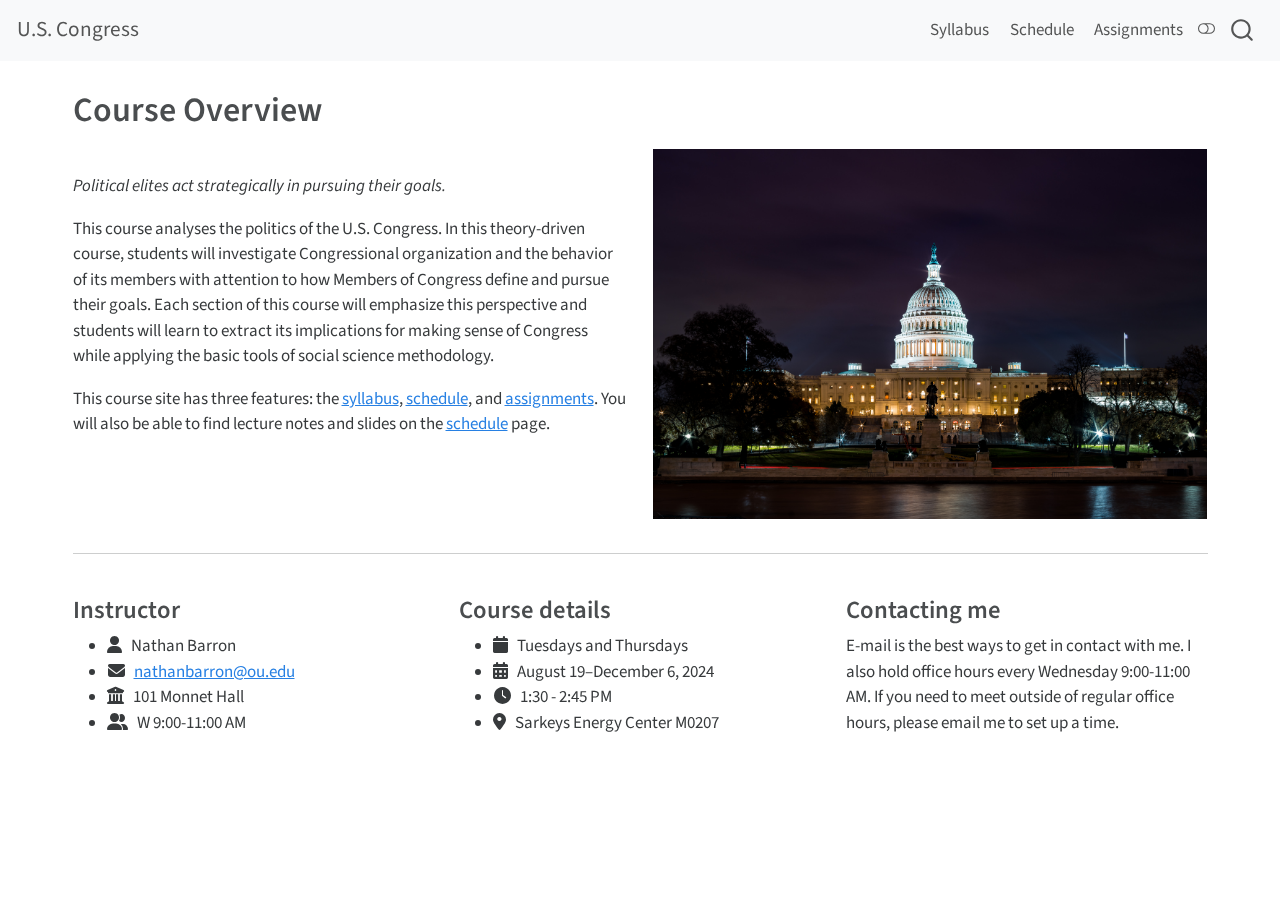
<file: docs/index.html>
<!DOCTYPE html>
<html xmlns="http://www.w3.org/1999/xhtml" lang="en" xml:lang="en"><head>

<meta charset="utf-8">
<meta name="generator" content="quarto-1.3.433">

<meta name="viewport" content="width=device-width, initial-scale=1.0, user-scalable=yes">


<title>U.S. Congress - Course Overview</title>
<style>
code{white-space: pre-wrap;}
span.smallcaps{font-variant: small-caps;}
div.columns{display: flex; gap: min(4vw, 1.5em);}
div.column{flex: auto; overflow-x: auto;}
div.hanging-indent{margin-left: 1.5em; text-indent: -1.5em;}
ul.task-list{list-style: none;}
ul.task-list li input[type="checkbox"] {
  width: 0.8em;
  margin: 0 0.8em 0.2em -1em; /* quarto-specific, see https://github.com/quarto-dev/quarto-cli/issues/4556 */ 
  vertical-align: middle;
}
</style>


<script src="site_libs/quarto-nav/quarto-nav.js"></script>
<script src="site_libs/quarto-nav/headroom.min.js"></script>
<script src="site_libs/clipboard/clipboard.min.js"></script>
<script src="site_libs/quarto-search/autocomplete.umd.js"></script>
<script src="site_libs/quarto-search/fuse.min.js"></script>
<script src="site_libs/quarto-search/quarto-search.js"></script>
<meta name="quarto:offset" content="./">
<script src="site_libs/quarto-html/quarto.js"></script>
<script src="site_libs/quarto-html/popper.min.js"></script>
<script src="site_libs/quarto-html/tippy.umd.min.js"></script>
<script src="site_libs/quarto-html/anchor.min.js"></script>
<link href="site_libs/quarto-html/tippy.css" rel="stylesheet">
<link href="site_libs/quarto-html/quarto-syntax-highlighting.css" rel="stylesheet" class="quarto-color-scheme" id="quarto-text-highlighting-styles">
<link href="site_libs/quarto-html/quarto-syntax-highlighting-dark.css" rel="prefetch" class="quarto-color-scheme quarto-color-alternate" id="quarto-text-highlighting-styles">
<script src="site_libs/bootstrap/bootstrap.min.js"></script>
<link href="site_libs/bootstrap/bootstrap-icons.css" rel="stylesheet">
<link href="site_libs/bootstrap/bootstrap.min.css" rel="stylesheet" class="quarto-color-scheme" id="quarto-bootstrap" data-mode="light">
<link href="site_libs/bootstrap/bootstrap-dark.min.css" rel="prefetch" class="quarto-color-scheme quarto-color-alternate" id="quarto-bootstrap" data-mode="dark">
<link href="site_libs/quarto-contrib/fontawesome6-0.1.0/all.css" rel="stylesheet">
<link href="site_libs/quarto-contrib/fontawesome6-0.1.0/latex-fontsize.css" rel="stylesheet">
<script id="quarto-search-options" type="application/json">{
  "location": "navbar",
  "copy-button": false,
  "collapse-after": 3,
  "panel-placement": "end",
  "type": "overlay",
  "limit": 20,
  "language": {
    "search-no-results-text": "No results",
    "search-matching-documents-text": "matching documents",
    "search-copy-link-title": "Copy link to search",
    "search-hide-matches-text": "Hide additional matches",
    "search-more-match-text": "more match in this document",
    "search-more-matches-text": "more matches in this document",
    "search-clear-button-title": "Clear",
    "search-detached-cancel-button-title": "Cancel",
    "search-submit-button-title": "Submit",
    "search-label": "Search"
  }
}</script>


<link rel="stylesheet" href="styles.css">
</head>

<body class="nav-fixed">

<div id="quarto-search-results"></div>
  <header id="quarto-header" class="headroom fixed-top">
    <nav class="navbar navbar-expand-lg navbar-dark ">
      <div class="navbar-container container-fluid">
      <div class="navbar-brand-container">
    <a class="navbar-brand" href="./index.html">
    <span class="navbar-title">U.S. Congress</span>
    </a>
  </div>
            <div id="quarto-search" class="" title="Search"></div>
          <button class="navbar-toggler" type="button" data-bs-toggle="collapse" data-bs-target="#navbarCollapse" aria-controls="navbarCollapse" aria-expanded="false" aria-label="Toggle navigation" onclick="if (window.quartoToggleHeadroom) { window.quartoToggleHeadroom(); }">
  <span class="navbar-toggler-icon"></span>
</button>
          <div class="collapse navbar-collapse" id="navbarCollapse">
            <ul class="navbar-nav navbar-nav-scroll ms-auto">
  <li class="nav-item">
    <a class="nav-link" href="./pages/syllabus.html" rel="" target="">
 <span class="menu-text">Syllabus</span></a>
  </li>  
  <li class="nav-item">
    <a class="nav-link" href="./pages/schedule.html" rel="" target="">
 <span class="menu-text">Schedule</span></a>
  </li>  
  <li class="nav-item">
    <a class="nav-link" href="./pages/assignments.html" rel="" target="">
 <span class="menu-text">Assignments</span></a>
  </li>  
</ul>
            <div class="quarto-navbar-tools">
  <a href="" class="quarto-color-scheme-toggle quarto-navigation-tool  px-1" onclick="window.quartoToggleColorScheme(); return false;" title="Toggle dark mode"><i class="bi"></i></a>
</div>
          </div> <!-- /navcollapse -->
      </div> <!-- /container-fluid -->
    </nav>
</header>
<!-- content -->
<div id="quarto-content" class="quarto-container page-columns page-rows-contents page-layout-full page-navbar">
<!-- sidebar -->
<!-- margin-sidebar -->
    <div id="quarto-margin-sidebar" class="sidebar margin-sidebar zindex-bottom">
        
    </div>
<!-- main -->
<main class="content column-page" id="quarto-document-content">

<header id="title-block-header" class="quarto-title-block default">
<div class="quarto-title">
<h1 class="title">Course Overview</h1>
</div>



<div class="quarto-title-meta">

    
  
    
  </div>
  

</header>

<div class="home">
<div class="grid course-information">
<div class="g-col-12 g-col-md-6">
<p><br> <em>Political elites act strategically in pursuing their goals.</em></p>
<p>This course analyses the politics of the U.S. Congress. In this theory-driven course, students will investigate Congressional organization and the behavior of its members with attention to how Members of Congress define and pursue their goals. Each section of this course will emphasize this perspective and students will learn to extract its implications for making sense of Congress while applying the basic tools of social science methodology.</p>
<p>This course site has three features: the <a href="./pages/syllabus.html">syllabus</a>, <a href="./pages/schedule.html">schedule</a>, and <a href="./pages/assignments.html">assignments</a>. You will also be able to find lecture notes and slides on the <a href="./pages/schedule.html">schedule</a> page.</p>
</div>
<div class="g-col-12 g-col-md-6">
<p><img src="imgs/capitol_building.jpg" class="img-fluid"></p>
</div>
</div>
</div>
<hr>
<div class="home">
<div class="grid course-details">
<section id="instructor" class="level3 g-col-12 g-col-sm-6 g-col-md-4">
<h3 class="anchored" data-anchor-id="instructor">Instructor</h3>
<ul>
<li><i class="fa-solid fa-user" aria-label="user"></i> &nbsp; Nathan Barron</li>
<li><i class="fa-solid fa-envelope" aria-label="envelope"></i> &nbsp; <a href="mailto:nathanbarron@ou.edu">nathanbarron@ou.edu</a></li>
<li><i class="fa-solid fa-university" aria-label="university"></i> &nbsp; 101 Monnet Hall</li>
<li><i class="fa-solid fa-user-group" aria-label="user-group"></i> &nbsp; W 9:00-11:00 AM</li>
</ul>
</section>
<section id="course-details" class="level3 g-col-12 g-col-sm-6 g-col-md-4">
<h3 class="anchored" data-anchor-id="course-details">Course details</h3>
<ul>
<li><i class="fa-solid fa-calendar" aria-label="calendar"></i> &nbsp; Tuesdays and Thursdays</li>
<li><i class="fa-solid fa-calendar-alt" aria-label="calendar-alt"></i> &nbsp; August 19–December 6, 2024</li>
<li><i class="fa-solid fa-clock" aria-label="clock"></i> &nbsp; 1:30 - 2:45 PM</li>
<li><i class="fa-solid fa-location-dot" aria-label="location-dot"></i> &nbsp; Sarkeys Energy Center M0207</li>
</ul>
</section>
<section id="contacting-me" class="level3 g-col-12 g-col-md-4 contact-policy">
<h3 class="anchored" data-anchor-id="contacting-me">Contacting me</h3>
<p>E-mail is the best ways to get in contact with me. I also hold office hours every Wednesday 9:00-11:00 AM. If you need to meet outside of regular office hours, please email me to set up a time.</p>
</section>
</div>
</div>



</main> <!-- /main -->
<script id="quarto-html-after-body" type="application/javascript">
window.document.addEventListener("DOMContentLoaded", function (event) {
  const toggleBodyColorMode = (bsSheetEl) => {
    const mode = bsSheetEl.getAttribute("data-mode");
    const bodyEl = window.document.querySelector("body");
    if (mode === "dark") {
      bodyEl.classList.add("quarto-dark");
      bodyEl.classList.remove("quarto-light");
    } else {
      bodyEl.classList.add("quarto-light");
      bodyEl.classList.remove("quarto-dark");
    }
  }
  const toggleBodyColorPrimary = () => {
    const bsSheetEl = window.document.querySelector("link#quarto-bootstrap");
    if (bsSheetEl) {
      toggleBodyColorMode(bsSheetEl);
    }
  }
  toggleBodyColorPrimary();  
  const disableStylesheet = (stylesheets) => {
    for (let i=0; i < stylesheets.length; i++) {
      const stylesheet = stylesheets[i];
      stylesheet.rel = 'prefetch';
    }
  }
  const enableStylesheet = (stylesheets) => {
    for (let i=0; i < stylesheets.length; i++) {
      const stylesheet = stylesheets[i];
      stylesheet.rel = 'stylesheet';
    }
  }
  const manageTransitions = (selector, allowTransitions) => {
    const els = window.document.querySelectorAll(selector);
    for (let i=0; i < els.length; i++) {
      const el = els[i];
      if (allowTransitions) {
        el.classList.remove('notransition');
      } else {
        el.classList.add('notransition');
      }
    }
  }
  const toggleColorMode = (alternate) => {
    // Switch the stylesheets
    const alternateStylesheets = window.document.querySelectorAll('link.quarto-color-scheme.quarto-color-alternate');
    manageTransitions('#quarto-margin-sidebar .nav-link', false);
    if (alternate) {
      enableStylesheet(alternateStylesheets);
      for (const sheetNode of alternateStylesheets) {
        if (sheetNode.id === "quarto-bootstrap") {
          toggleBodyColorMode(sheetNode);
        }
      }
    } else {
      disableStylesheet(alternateStylesheets);
      toggleBodyColorPrimary();
    }
    manageTransitions('#quarto-margin-sidebar .nav-link', true);
    // Switch the toggles
    const toggles = window.document.querySelectorAll('.quarto-color-scheme-toggle');
    for (let i=0; i < toggles.length; i++) {
      const toggle = toggles[i];
      if (toggle) {
        if (alternate) {
          toggle.classList.add("alternate");     
        } else {
          toggle.classList.remove("alternate");
        }
      }
    }
    // Hack to workaround the fact that safari doesn't
    // properly recolor the scrollbar when toggling (#1455)
    if (navigator.userAgent.indexOf('Safari') > 0 && navigator.userAgent.indexOf('Chrome') == -1) {
      manageTransitions("body", false);
      window.scrollTo(0, 1);
      setTimeout(() => {
        window.scrollTo(0, 0);
        manageTransitions("body", true);
      }, 40);  
    }
  }
  const isFileUrl = () => { 
    return window.location.protocol === 'file:';
  }
  const hasAlternateSentinel = () => {  
    let styleSentinel = getColorSchemeSentinel();
    if (styleSentinel !== null) {
      return styleSentinel === "alternate";
    } else {
      return false;
    }
  }
  const setStyleSentinel = (alternate) => {
    const value = alternate ? "alternate" : "default";
    if (!isFileUrl()) {
      window.localStorage.setItem("quarto-color-scheme", value);
    } else {
      localAlternateSentinel = value;
    }
  }
  const getColorSchemeSentinel = () => {
    if (!isFileUrl()) {
      const storageValue = window.localStorage.getItem("quarto-color-scheme");
      return storageValue != null ? storageValue : localAlternateSentinel;
    } else {
      return localAlternateSentinel;
    }
  }
  let localAlternateSentinel = 'default';
  // Dark / light mode switch
  window.quartoToggleColorScheme = () => {
    // Read the current dark / light value 
    let toAlternate = !hasAlternateSentinel();
    toggleColorMode(toAlternate);
    setStyleSentinel(toAlternate);
  };
  // Ensure there is a toggle, if there isn't float one in the top right
  if (window.document.querySelector('.quarto-color-scheme-toggle') === null) {
    const a = window.document.createElement('a');
    a.classList.add('top-right');
    a.classList.add('quarto-color-scheme-toggle');
    a.href = "";
    a.onclick = function() { try { window.quartoToggleColorScheme(); } catch {} return false; };
    const i = window.document.createElement("i");
    i.classList.add('bi');
    a.appendChild(i);
    window.document.body.appendChild(a);
  }
  // Switch to dark mode if need be
  if (hasAlternateSentinel()) {
    toggleColorMode(true);
  } else {
    toggleColorMode(false);
  }
  const icon = "";
  const anchorJS = new window.AnchorJS();
  anchorJS.options = {
    placement: 'right',
    icon: icon
  };
  anchorJS.add('.anchored');
  const isCodeAnnotation = (el) => {
    for (const clz of el.classList) {
      if (clz.startsWith('code-annotation-')) {                     
        return true;
      }
    }
    return false;
  }
  const clipboard = new window.ClipboardJS('.code-copy-button', {
    text: function(trigger) {
      const codeEl = trigger.previousElementSibling.cloneNode(true);
      for (const childEl of codeEl.children) {
        if (isCodeAnnotation(childEl)) {
          childEl.remove();
        }
      }
      return codeEl.innerText;
    }
  });
  clipboard.on('success', function(e) {
    // button target
    const button = e.trigger;
    // don't keep focus
    button.blur();
    // flash "checked"
    button.classList.add('code-copy-button-checked');
    var currentTitle = button.getAttribute("title");
    button.setAttribute("title", "Copied!");
    let tooltip;
    if (window.bootstrap) {
      button.setAttribute("data-bs-toggle", "tooltip");
      button.setAttribute("data-bs-placement", "left");
      button.setAttribute("data-bs-title", "Copied!");
      tooltip = new bootstrap.Tooltip(button, 
        { trigger: "manual", 
          customClass: "code-copy-button-tooltip",
          offset: [0, -8]});
      tooltip.show();    
    }
    setTimeout(function() {
      if (tooltip) {
        tooltip.hide();
        button.removeAttribute("data-bs-title");
        button.removeAttribute("data-bs-toggle");
        button.removeAttribute("data-bs-placement");
      }
      button.setAttribute("title", currentTitle);
      button.classList.remove('code-copy-button-checked');
    }, 1000);
    // clear code selection
    e.clearSelection();
  });
  function tippyHover(el, contentFn) {
    const config = {
      allowHTML: true,
      content: contentFn,
      maxWidth: 500,
      delay: 100,
      arrow: false,
      appendTo: function(el) {
          return el.parentElement;
      },
      interactive: true,
      interactiveBorder: 10,
      theme: 'quarto',
      placement: 'bottom-start'
    };
    window.tippy(el, config); 
  }
  const noterefs = window.document.querySelectorAll('a[role="doc-noteref"]');
  for (var i=0; i<noterefs.length; i++) {
    const ref = noterefs[i];
    tippyHover(ref, function() {
      // use id or data attribute instead here
      let href = ref.getAttribute('data-footnote-href') || ref.getAttribute('href');
      try { href = new URL(href).hash; } catch {}
      const id = href.replace(/^#\/?/, "");
      const note = window.document.getElementById(id);
      return note.innerHTML;
    });
  }
      let selectedAnnoteEl;
      const selectorForAnnotation = ( cell, annotation) => {
        let cellAttr = 'data-code-cell="' + cell + '"';
        let lineAttr = 'data-code-annotation="' +  annotation + '"';
        const selector = 'span[' + cellAttr + '][' + lineAttr + ']';
        return selector;
      }
      const selectCodeLines = (annoteEl) => {
        const doc = window.document;
        const targetCell = annoteEl.getAttribute("data-target-cell");
        const targetAnnotation = annoteEl.getAttribute("data-target-annotation");
        const annoteSpan = window.document.querySelector(selectorForAnnotation(targetCell, targetAnnotation));
        const lines = annoteSpan.getAttribute("data-code-lines").split(",");
        const lineIds = lines.map((line) => {
          return targetCell + "-" + line;
        })
        let top = null;
        let height = null;
        let parent = null;
        if (lineIds.length > 0) {
            //compute the position of the single el (top and bottom and make a div)
            const el = window.document.getElementById(lineIds[0]);
            top = el.offsetTop;
            height = el.offsetHeight;
            parent = el.parentElement.parentElement;
          if (lineIds.length > 1) {
            const lastEl = window.document.getElementById(lineIds[lineIds.length - 1]);
            const bottom = lastEl.offsetTop + lastEl.offsetHeight;
            height = bottom - top;
          }
          if (top !== null && height !== null && parent !== null) {
            // cook up a div (if necessary) and position it 
            let div = window.document.getElementById("code-annotation-line-highlight");
            if (div === null) {
              div = window.document.createElement("div");
              div.setAttribute("id", "code-annotation-line-highlight");
              div.style.position = 'absolute';
              parent.appendChild(div);
            }
            div.style.top = top - 2 + "px";
            div.style.height = height + 4 + "px";
            let gutterDiv = window.document.getElementById("code-annotation-line-highlight-gutter");
            if (gutterDiv === null) {
              gutterDiv = window.document.createElement("div");
              gutterDiv.setAttribute("id", "code-annotation-line-highlight-gutter");
              gutterDiv.style.position = 'absolute';
              const codeCell = window.document.getElementById(targetCell);
              const gutter = codeCell.querySelector('.code-annotation-gutter');
              gutter.appendChild(gutterDiv);
            }
            gutterDiv.style.top = top - 2 + "px";
            gutterDiv.style.height = height + 4 + "px";
          }
          selectedAnnoteEl = annoteEl;
        }
      };
      const unselectCodeLines = () => {
        const elementsIds = ["code-annotation-line-highlight", "code-annotation-line-highlight-gutter"];
        elementsIds.forEach((elId) => {
          const div = window.document.getElementById(elId);
          if (div) {
            div.remove();
          }
        });
        selectedAnnoteEl = undefined;
      };
      // Attach click handler to the DT
      const annoteDls = window.document.querySelectorAll('dt[data-target-cell]');
      for (const annoteDlNode of annoteDls) {
        annoteDlNode.addEventListener('click', (event) => {
          const clickedEl = event.target;
          if (clickedEl !== selectedAnnoteEl) {
            unselectCodeLines();
            const activeEl = window.document.querySelector('dt[data-target-cell].code-annotation-active');
            if (activeEl) {
              activeEl.classList.remove('code-annotation-active');
            }
            selectCodeLines(clickedEl);
            clickedEl.classList.add('code-annotation-active');
          } else {
            // Unselect the line
            unselectCodeLines();
            clickedEl.classList.remove('code-annotation-active');
          }
        });
      }
  const findCites = (el) => {
    const parentEl = el.parentElement;
    if (parentEl) {
      const cites = parentEl.dataset.cites;
      if (cites) {
        return {
          el,
          cites: cites.split(' ')
        };
      } else {
        return findCites(el.parentElement)
      }
    } else {
      return undefined;
    }
  };
  var bibliorefs = window.document.querySelectorAll('a[role="doc-biblioref"]');
  for (var i=0; i<bibliorefs.length; i++) {
    const ref = bibliorefs[i];
    const citeInfo = findCites(ref);
    if (citeInfo) {
      tippyHover(citeInfo.el, function() {
        var popup = window.document.createElement('div');
        citeInfo.cites.forEach(function(cite) {
          var citeDiv = window.document.createElement('div');
          citeDiv.classList.add('hanging-indent');
          citeDiv.classList.add('csl-entry');
          var biblioDiv = window.document.getElementById('ref-' + cite);
          if (biblioDiv) {
            citeDiv.innerHTML = biblioDiv.innerHTML;
          }
          popup.appendChild(citeDiv);
        });
        return popup.innerHTML;
      });
    }
  }
});
</script>
</div> <!-- /content -->



</body></html>
</file>
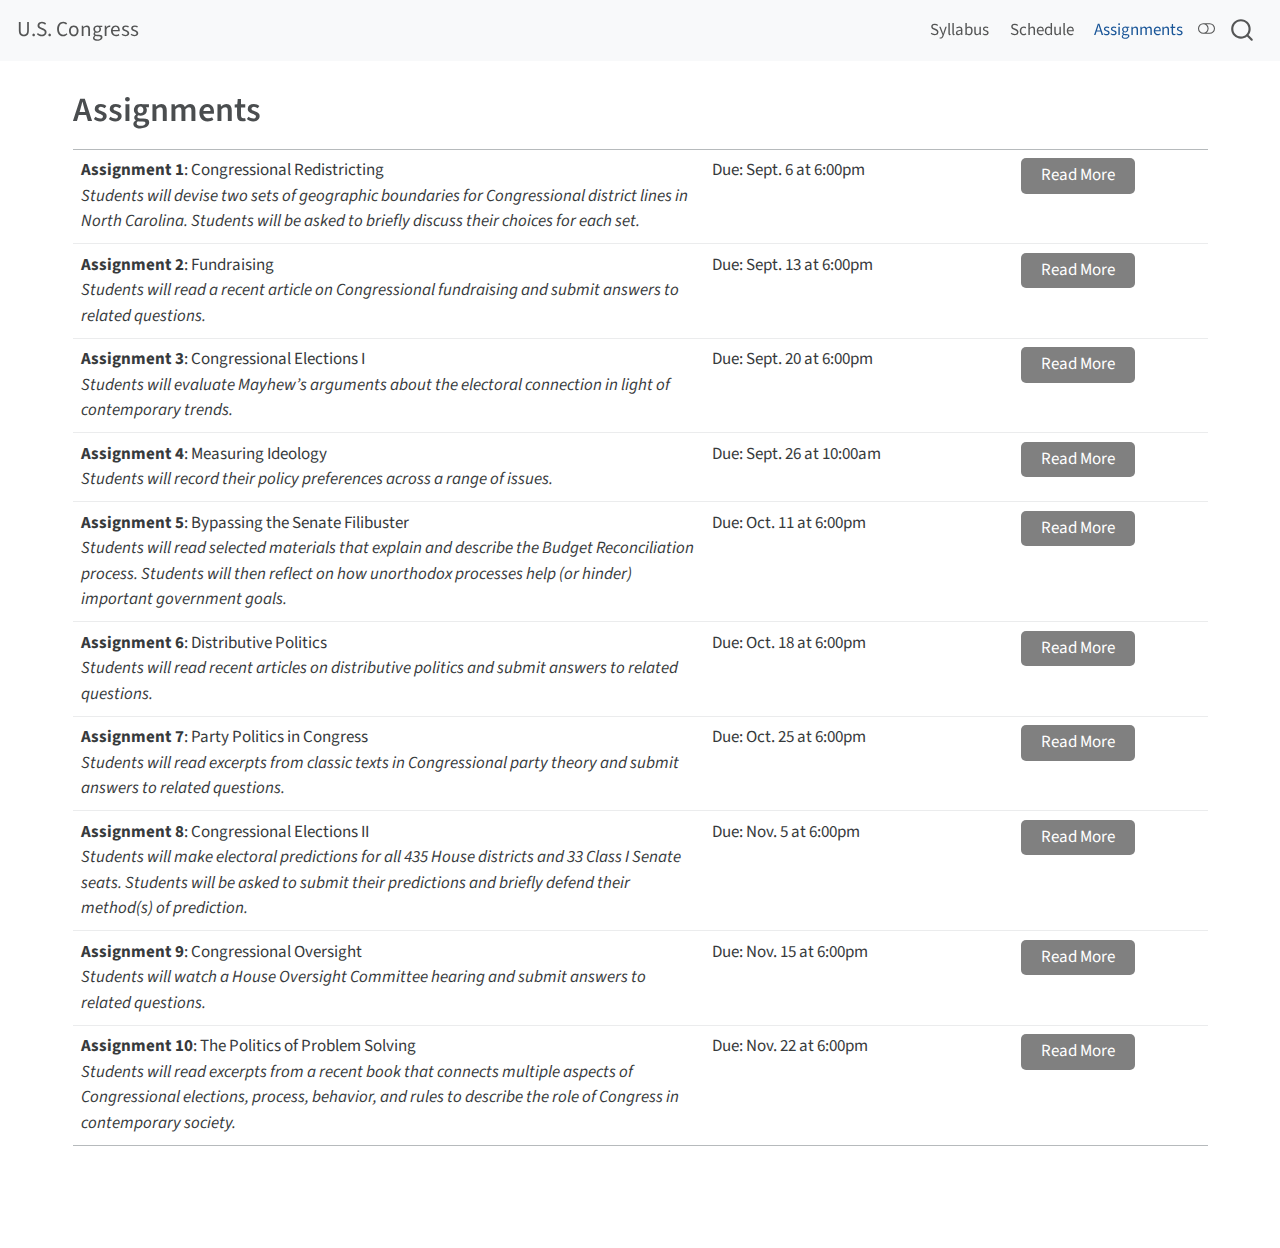
<file: docs/pages/assignments.html>
<!DOCTYPE html>
<html xmlns="http://www.w3.org/1999/xhtml" lang="en" xml:lang="en"><head>

<meta charset="utf-8">
<meta name="generator" content="quarto-1.3.433">

<meta name="viewport" content="width=device-width, initial-scale=1.0, user-scalable=yes">


<title>U.S. Congress - Assignments</title>
<style>
code{white-space: pre-wrap;}
span.smallcaps{font-variant: small-caps;}
div.columns{display: flex; gap: min(4vw, 1.5em);}
div.column{flex: auto; overflow-x: auto;}
div.hanging-indent{margin-left: 1.5em; text-indent: -1.5em;}
ul.task-list{list-style: none;}
ul.task-list li input[type="checkbox"] {
  width: 0.8em;
  margin: 0 0.8em 0.2em -1em; /* quarto-specific, see https://github.com/quarto-dev/quarto-cli/issues/4556 */ 
  vertical-align: middle;
}
</style>


<script src="../site_libs/quarto-nav/quarto-nav.js"></script>
<script src="../site_libs/quarto-nav/headroom.min.js"></script>
<script src="../site_libs/clipboard/clipboard.min.js"></script>
<script src="../site_libs/quarto-search/autocomplete.umd.js"></script>
<script src="../site_libs/quarto-search/fuse.min.js"></script>
<script src="../site_libs/quarto-search/quarto-search.js"></script>
<meta name="quarto:offset" content="../">
<script src="../site_libs/quarto-html/quarto.js"></script>
<script src="../site_libs/quarto-html/popper.min.js"></script>
<script src="../site_libs/quarto-html/tippy.umd.min.js"></script>
<script src="../site_libs/quarto-html/anchor.min.js"></script>
<link href="../site_libs/quarto-html/tippy.css" rel="stylesheet">
<link href="../site_libs/quarto-html/quarto-syntax-highlighting.css" rel="stylesheet" class="quarto-color-scheme" id="quarto-text-highlighting-styles">
<link href="../site_libs/quarto-html/quarto-syntax-highlighting-dark.css" rel="prefetch" class="quarto-color-scheme quarto-color-alternate" id="quarto-text-highlighting-styles">
<script src="../site_libs/bootstrap/bootstrap.min.js"></script>
<link href="../site_libs/bootstrap/bootstrap-icons.css" rel="stylesheet">
<link href="../site_libs/bootstrap/bootstrap.min.css" rel="stylesheet" class="quarto-color-scheme" id="quarto-bootstrap" data-mode="light">
<link href="../site_libs/bootstrap/bootstrap-dark.min.css" rel="prefetch" class="quarto-color-scheme quarto-color-alternate" id="quarto-bootstrap" data-mode="dark">
<script id="quarto-search-options" type="application/json">{
  "location": "navbar",
  "copy-button": false,
  "collapse-after": 3,
  "panel-placement": "end",
  "type": "overlay",
  "limit": 20,
  "language": {
    "search-no-results-text": "No results",
    "search-matching-documents-text": "matching documents",
    "search-copy-link-title": "Copy link to search",
    "search-hide-matches-text": "Hide additional matches",
    "search-more-match-text": "more match in this document",
    "search-more-matches-text": "more matches in this document",
    "search-clear-button-title": "Clear",
    "search-detached-cancel-button-title": "Cancel",
    "search-submit-button-title": "Submit",
    "search-label": "Search"
  }
}</script>


<link rel="stylesheet" href="../styles.css">
</head>

<body class="nav-fixed">

<div id="quarto-search-results"></div>
  <header id="quarto-header" class="headroom fixed-top">
    <nav class="navbar navbar-expand-lg navbar-dark ">
      <div class="navbar-container container-fluid">
      <div class="navbar-brand-container">
    <a class="navbar-brand" href="../index.html">
    <span class="navbar-title">U.S. Congress</span>
    </a>
  </div>
            <div id="quarto-search" class="" title="Search"></div>
          <button class="navbar-toggler" type="button" data-bs-toggle="collapse" data-bs-target="#navbarCollapse" aria-controls="navbarCollapse" aria-expanded="false" aria-label="Toggle navigation" onclick="if (window.quartoToggleHeadroom) { window.quartoToggleHeadroom(); }">
  <span class="navbar-toggler-icon"></span>
</button>
          <div class="collapse navbar-collapse" id="navbarCollapse">
            <ul class="navbar-nav navbar-nav-scroll ms-auto">
  <li class="nav-item">
    <a class="nav-link" href="../pages/syllabus.html" rel="" target="">
 <span class="menu-text">Syllabus</span></a>
  </li>  
  <li class="nav-item">
    <a class="nav-link" href="../pages/schedule.html" rel="" target="">
 <span class="menu-text">Schedule</span></a>
  </li>  
  <li class="nav-item">
    <a class="nav-link active" href="../pages/assignments.html" rel="" target="" aria-current="page">
 <span class="menu-text">Assignments</span></a>
  </li>  
</ul>
            <div class="quarto-navbar-tools">
  <a href="" class="quarto-color-scheme-toggle quarto-navigation-tool  px-1" onclick="window.quartoToggleColorScheme(); return false;" title="Toggle dark mode"><i class="bi"></i></a>
</div>
          </div> <!-- /navcollapse -->
      </div> <!-- /container-fluid -->
    </nav>
</header>
<!-- content -->
<div id="quarto-content" class="quarto-container page-columns page-rows-contents page-layout-full page-navbar">
<!-- sidebar -->
<!-- margin-sidebar -->
    <div id="quarto-margin-sidebar" class="sidebar margin-sidebar zindex-bottom">
        
    </div>
<!-- main -->
<main class="content column-page" id="quarto-document-content">

<header id="title-block-header" class="quarto-title-block default">
<div class="quarto-title">
<h1 class="title">Assignments</h1>
</div>



<div class="quarto-title-meta">

    
  
    
  </div>
  

</header>

<table class="table">
<colgroup>
<col style="width: 55%">
<col style="width: 27%">
<col style="width: 17%">
</colgroup>
<tbody>
<tr class="odd">
<td><strong>Assignment 1</strong>: Congressional Redistricting <br> <em>Students will devise two sets of geographic boundaries for Congressional district lines in North Carolina. Students will be asked to briefly discuss their choices for each set.</em></td>
<td>Due: Sept.&nbsp;6 at 6:00pm</td>
<td><a href="../files/assignments/01_assignment/01-assignment.html" style="text-decoration: none;"><button style="background-color: grey; color: white; padding: 5px 20px; border: none; border-radius: 5px; cursor: pointer;"> Read More</button> </a></td>
</tr>
<tr class="even">
<td><strong>Assignment 2</strong>: Fundraising <br> <em>Students will read a recent article on Congressional fundraising and submit answers to related questions.</em></td>
<td>Due: Sept.&nbsp;13 at 6:00pm</td>
<td><a href="../files/assignments/02_assignment/02-assignment.html" style="text-decoration: none;"><button style="background-color: grey; color: white; padding: 5px 20px; border: none; border-radius: 5px; cursor: pointer;"> Read More</button> </a></td>
</tr>
<tr class="odd">
<td><strong>Assignment 3</strong>: Congressional Elections I <br> <em>Students will evaluate Mayhew’s arguments about the electoral connection in light of contemporary trends. </em></td>
<td>Due: Sept.&nbsp;20 at 6:00pm</td>
<td><a href="../files/assignments/03_assignment/03-assignment.html" style="text-decoration: none;"><button style="background-color: grey; color: white; padding: 5px 20px; border: none; border-radius: 5px; cursor: pointer;"> Read More</button> </a></td>
</tr>
<tr class="even">
<td><strong>Assignment 4</strong>: Measuring Ideology <br> <em>Students will record their policy preferences across a range of issues.</em></td>
<td>Due: Sept.&nbsp;26 at 10:00am</td>
<td><a href="../files/assignments/04_assignment/04-assignment.html" style="text-decoration: none;"><button style="background-color: grey; color: white; padding: 5px 20px; border: none; border-radius: 5px; cursor: pointer;"> Read More</button> </a></td>
</tr>
<tr class="odd">
<td><strong>Assignment 5</strong>: Bypassing the Senate Filibuster <br> <em>Students will read selected materials that explain and describe the Budget Reconciliation process. Students will then reflect on how unorthodox processes help (or hinder) important government goals. </em></td>
<td>Due: Oct.&nbsp;11 at 6:00pm</td>
<td><a href="../files/assignments/05_assignment/05-assignment.qmd" style="text-decoration: none;"><button style="background-color: grey; color: white; padding: 5px 20px; border: none; border-radius: 5px; cursor: pointer;"> Read More</button> </a></td>
</tr>
<tr class="even">
<td><strong>Assignment 6</strong>: Distributive Politics <br> <em>Students will read recent articles on distributive politics and submit answers to related questions.</em></td>
<td>Due: Oct.&nbsp;18 at 6:00pm</td>
<td><a href="../files/assignments/06_assignment/06-assignment.qmd" style="text-decoration: none;"><button style="background-color: grey; color: white; padding: 5px 20px; border: none; border-radius: 5px; cursor: pointer;"> Read More</button> </a></td>
</tr>
<tr class="odd">
<td><strong>Assignment 7</strong>: Party Politics in Congress <br> <em>Students will read excerpts from classic texts in Congressional party theory and submit answers to related questions.</em></td>
<td>Due: Oct.&nbsp;25 at 6:00pm</td>
<td><a href="../files/assignments/07_assignment/07-assignment.qmd" style="text-decoration: none;"><button style="background-color: grey; color: white; padding: 5px 20px; border: none; border-radius: 5px; cursor: pointer;"> Read More</button> </a></td>
</tr>
<tr class="even">
<td><strong>Assignment 8</strong>: Congressional Elections II <br> <em>Students will make electoral predictions for all 435 House districts and 33 Class I Senate seats. Students will be asked to submit their predictions and briefly defend their method(s) of prediction.</em></td>
<td>Due: Nov.&nbsp;5 at 6:00pm</td>
<td><a href="../files/assignments/08_assignment/08-assignment.qmd" style="text-decoration: none;"><button style="background-color: grey; color: white; padding: 5px 20px; border: none; border-radius: 5px; cursor: pointer;"> Read More</button> </a></td>
</tr>
<tr class="odd">
<td><strong>Assignment 9</strong>: Congressional Oversight <br> <em>Students will watch a House Oversight Committee hearing and submit answers to related questions.</em></td>
<td>Due: Nov.&nbsp;15 at 6:00pm</td>
<td><a href="../files/assignments/09_assignment/09-assignment.qmd" style="text-decoration: none;"><button style="background-color: grey; color: white; padding: 5px 20px; border: none; border-radius: 5px; cursor: pointer;"> Read More</button> </a></td>
</tr>
<tr class="even">
<td><strong>Assignment 10</strong>: The Politics of Problem Solving <br> <em>Students will read excerpts from a recent book that connects multiple aspects of Congressional elections, process, behavior, and rules to describe the role of Congress in contemporary society.</em></td>
<td>Due: Nov.&nbsp;22 at 6:00pm</td>
<td><a href="../files/assignments/10_assignment/10-assignment.qmd" style="text-decoration: none;"><button style="background-color: grey; color: white; padding: 5px 20px; border: none; border-radius: 5px; cursor: pointer;"> Read More</button> </a></td>
</tr>
</tbody>
</table>



</main> <!-- /main -->
<script id="quarto-html-after-body" type="application/javascript">
window.document.addEventListener("DOMContentLoaded", function (event) {
  const toggleBodyColorMode = (bsSheetEl) => {
    const mode = bsSheetEl.getAttribute("data-mode");
    const bodyEl = window.document.querySelector("body");
    if (mode === "dark") {
      bodyEl.classList.add("quarto-dark");
      bodyEl.classList.remove("quarto-light");
    } else {
      bodyEl.classList.add("quarto-light");
      bodyEl.classList.remove("quarto-dark");
    }
  }
  const toggleBodyColorPrimary = () => {
    const bsSheetEl = window.document.querySelector("link#quarto-bootstrap");
    if (bsSheetEl) {
      toggleBodyColorMode(bsSheetEl);
    }
  }
  toggleBodyColorPrimary();  
  const disableStylesheet = (stylesheets) => {
    for (let i=0; i < stylesheets.length; i++) {
      const stylesheet = stylesheets[i];
      stylesheet.rel = 'prefetch';
    }
  }
  const enableStylesheet = (stylesheets) => {
    for (let i=0; i < stylesheets.length; i++) {
      const stylesheet = stylesheets[i];
      stylesheet.rel = 'stylesheet';
    }
  }
  const manageTransitions = (selector, allowTransitions) => {
    const els = window.document.querySelectorAll(selector);
    for (let i=0; i < els.length; i++) {
      const el = els[i];
      if (allowTransitions) {
        el.classList.remove('notransition');
      } else {
        el.classList.add('notransition');
      }
    }
  }
  const toggleColorMode = (alternate) => {
    // Switch the stylesheets
    const alternateStylesheets = window.document.querySelectorAll('link.quarto-color-scheme.quarto-color-alternate');
    manageTransitions('#quarto-margin-sidebar .nav-link', false);
    if (alternate) {
      enableStylesheet(alternateStylesheets);
      for (const sheetNode of alternateStylesheets) {
        if (sheetNode.id === "quarto-bootstrap") {
          toggleBodyColorMode(sheetNode);
        }
      }
    } else {
      disableStylesheet(alternateStylesheets);
      toggleBodyColorPrimary();
    }
    manageTransitions('#quarto-margin-sidebar .nav-link', true);
    // Switch the toggles
    const toggles = window.document.querySelectorAll('.quarto-color-scheme-toggle');
    for (let i=0; i < toggles.length; i++) {
      const toggle = toggles[i];
      if (toggle) {
        if (alternate) {
          toggle.classList.add("alternate");     
        } else {
          toggle.classList.remove("alternate");
        }
      }
    }
    // Hack to workaround the fact that safari doesn't
    // properly recolor the scrollbar when toggling (#1455)
    if (navigator.userAgent.indexOf('Safari') > 0 && navigator.userAgent.indexOf('Chrome') == -1) {
      manageTransitions("body", false);
      window.scrollTo(0, 1);
      setTimeout(() => {
        window.scrollTo(0, 0);
        manageTransitions("body", true);
      }, 40);  
    }
  }
  const isFileUrl = () => { 
    return window.location.protocol === 'file:';
  }
  const hasAlternateSentinel = () => {  
    let styleSentinel = getColorSchemeSentinel();
    if (styleSentinel !== null) {
      return styleSentinel === "alternate";
    } else {
      return false;
    }
  }
  const setStyleSentinel = (alternate) => {
    const value = alternate ? "alternate" : "default";
    if (!isFileUrl()) {
      window.localStorage.setItem("quarto-color-scheme", value);
    } else {
      localAlternateSentinel = value;
    }
  }
  const getColorSchemeSentinel = () => {
    if (!isFileUrl()) {
      const storageValue = window.localStorage.getItem("quarto-color-scheme");
      return storageValue != null ? storageValue : localAlternateSentinel;
    } else {
      return localAlternateSentinel;
    }
  }
  let localAlternateSentinel = 'default';
  // Dark / light mode switch
  window.quartoToggleColorScheme = () => {
    // Read the current dark / light value 
    let toAlternate = !hasAlternateSentinel();
    toggleColorMode(toAlternate);
    setStyleSentinel(toAlternate);
  };
  // Ensure there is a toggle, if there isn't float one in the top right
  if (window.document.querySelector('.quarto-color-scheme-toggle') === null) {
    const a = window.document.createElement('a');
    a.classList.add('top-right');
    a.classList.add('quarto-color-scheme-toggle');
    a.href = "";
    a.onclick = function() { try { window.quartoToggleColorScheme(); } catch {} return false; };
    const i = window.document.createElement("i");
    i.classList.add('bi');
    a.appendChild(i);
    window.document.body.appendChild(a);
  }
  // Switch to dark mode if need be
  if (hasAlternateSentinel()) {
    toggleColorMode(true);
  } else {
    toggleColorMode(false);
  }
  const icon = "";
  const anchorJS = new window.AnchorJS();
  anchorJS.options = {
    placement: 'right',
    icon: icon
  };
  anchorJS.add('.anchored');
  const isCodeAnnotation = (el) => {
    for (const clz of el.classList) {
      if (clz.startsWith('code-annotation-')) {                     
        return true;
      }
    }
    return false;
  }
  const clipboard = new window.ClipboardJS('.code-copy-button', {
    text: function(trigger) {
      const codeEl = trigger.previousElementSibling.cloneNode(true);
      for (const childEl of codeEl.children) {
        if (isCodeAnnotation(childEl)) {
          childEl.remove();
        }
      }
      return codeEl.innerText;
    }
  });
  clipboard.on('success', function(e) {
    // button target
    const button = e.trigger;
    // don't keep focus
    button.blur();
    // flash "checked"
    button.classList.add('code-copy-button-checked');
    var currentTitle = button.getAttribute("title");
    button.setAttribute("title", "Copied!");
    let tooltip;
    if (window.bootstrap) {
      button.setAttribute("data-bs-toggle", "tooltip");
      button.setAttribute("data-bs-placement", "left");
      button.setAttribute("data-bs-title", "Copied!");
      tooltip = new bootstrap.Tooltip(button, 
        { trigger: "manual", 
          customClass: "code-copy-button-tooltip",
          offset: [0, -8]});
      tooltip.show();    
    }
    setTimeout(function() {
      if (tooltip) {
        tooltip.hide();
        button.removeAttribute("data-bs-title");
        button.removeAttribute("data-bs-toggle");
        button.removeAttribute("data-bs-placement");
      }
      button.setAttribute("title", currentTitle);
      button.classList.remove('code-copy-button-checked');
    }, 1000);
    // clear code selection
    e.clearSelection();
  });
  function tippyHover(el, contentFn) {
    const config = {
      allowHTML: true,
      content: contentFn,
      maxWidth: 500,
      delay: 100,
      arrow: false,
      appendTo: function(el) {
          return el.parentElement;
      },
      interactive: true,
      interactiveBorder: 10,
      theme: 'quarto',
      placement: 'bottom-start'
    };
    window.tippy(el, config); 
  }
  const noterefs = window.document.querySelectorAll('a[role="doc-noteref"]');
  for (var i=0; i<noterefs.length; i++) {
    const ref = noterefs[i];
    tippyHover(ref, function() {
      // use id or data attribute instead here
      let href = ref.getAttribute('data-footnote-href') || ref.getAttribute('href');
      try { href = new URL(href).hash; } catch {}
      const id = href.replace(/^#\/?/, "");
      const note = window.document.getElementById(id);
      return note.innerHTML;
    });
  }
      let selectedAnnoteEl;
      const selectorForAnnotation = ( cell, annotation) => {
        let cellAttr = 'data-code-cell="' + cell + '"';
        let lineAttr = 'data-code-annotation="' +  annotation + '"';
        const selector = 'span[' + cellAttr + '][' + lineAttr + ']';
        return selector;
      }
      const selectCodeLines = (annoteEl) => {
        const doc = window.document;
        const targetCell = annoteEl.getAttribute("data-target-cell");
        const targetAnnotation = annoteEl.getAttribute("data-target-annotation");
        const annoteSpan = window.document.querySelector(selectorForAnnotation(targetCell, targetAnnotation));
        const lines = annoteSpan.getAttribute("data-code-lines").split(",");
        const lineIds = lines.map((line) => {
          return targetCell + "-" + line;
        })
        let top = null;
        let height = null;
        let parent = null;
        if (lineIds.length > 0) {
            //compute the position of the single el (top and bottom and make a div)
            const el = window.document.getElementById(lineIds[0]);
            top = el.offsetTop;
            height = el.offsetHeight;
            parent = el.parentElement.parentElement;
          if (lineIds.length > 1) {
            const lastEl = window.document.getElementById(lineIds[lineIds.length - 1]);
            const bottom = lastEl.offsetTop + lastEl.offsetHeight;
            height = bottom - top;
          }
          if (top !== null && height !== null && parent !== null) {
            // cook up a div (if necessary) and position it 
            let div = window.document.getElementById("code-annotation-line-highlight");
            if (div === null) {
              div = window.document.createElement("div");
              div.setAttribute("id", "code-annotation-line-highlight");
              div.style.position = 'absolute';
              parent.appendChild(div);
            }
            div.style.top = top - 2 + "px";
            div.style.height = height + 4 + "px";
            let gutterDiv = window.document.getElementById("code-annotation-line-highlight-gutter");
            if (gutterDiv === null) {
              gutterDiv = window.document.createElement("div");
              gutterDiv.setAttribute("id", "code-annotation-line-highlight-gutter");
              gutterDiv.style.position = 'absolute';
              const codeCell = window.document.getElementById(targetCell);
              const gutter = codeCell.querySelector('.code-annotation-gutter');
              gutter.appendChild(gutterDiv);
            }
            gutterDiv.style.top = top - 2 + "px";
            gutterDiv.style.height = height + 4 + "px";
          }
          selectedAnnoteEl = annoteEl;
        }
      };
      const unselectCodeLines = () => {
        const elementsIds = ["code-annotation-line-highlight", "code-annotation-line-highlight-gutter"];
        elementsIds.forEach((elId) => {
          const div = window.document.getElementById(elId);
          if (div) {
            div.remove();
          }
        });
        selectedAnnoteEl = undefined;
      };
      // Attach click handler to the DT
      const annoteDls = window.document.querySelectorAll('dt[data-target-cell]');
      for (const annoteDlNode of annoteDls) {
        annoteDlNode.addEventListener('click', (event) => {
          const clickedEl = event.target;
          if (clickedEl !== selectedAnnoteEl) {
            unselectCodeLines();
            const activeEl = window.document.querySelector('dt[data-target-cell].code-annotation-active');
            if (activeEl) {
              activeEl.classList.remove('code-annotation-active');
            }
            selectCodeLines(clickedEl);
            clickedEl.classList.add('code-annotation-active');
          } else {
            // Unselect the line
            unselectCodeLines();
            clickedEl.classList.remove('code-annotation-active');
          }
        });
      }
  const findCites = (el) => {
    const parentEl = el.parentElement;
    if (parentEl) {
      const cites = parentEl.dataset.cites;
      if (cites) {
        return {
          el,
          cites: cites.split(' ')
        };
      } else {
        return findCites(el.parentElement)
      }
    } else {
      return undefined;
    }
  };
  var bibliorefs = window.document.querySelectorAll('a[role="doc-biblioref"]');
  for (var i=0; i<bibliorefs.length; i++) {
    const ref = bibliorefs[i];
    const citeInfo = findCites(ref);
    if (citeInfo) {
      tippyHover(citeInfo.el, function() {
        var popup = window.document.createElement('div');
        citeInfo.cites.forEach(function(cite) {
          var citeDiv = window.document.createElement('div');
          citeDiv.classList.add('hanging-indent');
          citeDiv.classList.add('csl-entry');
          var biblioDiv = window.document.getElementById('ref-' + cite);
          if (biblioDiv) {
            citeDiv.innerHTML = biblioDiv.innerHTML;
          }
          popup.appendChild(citeDiv);
        });
        return popup.innerHTML;
      });
    }
  }
});
</script>
</div> <!-- /content -->



</body></html>
</file>
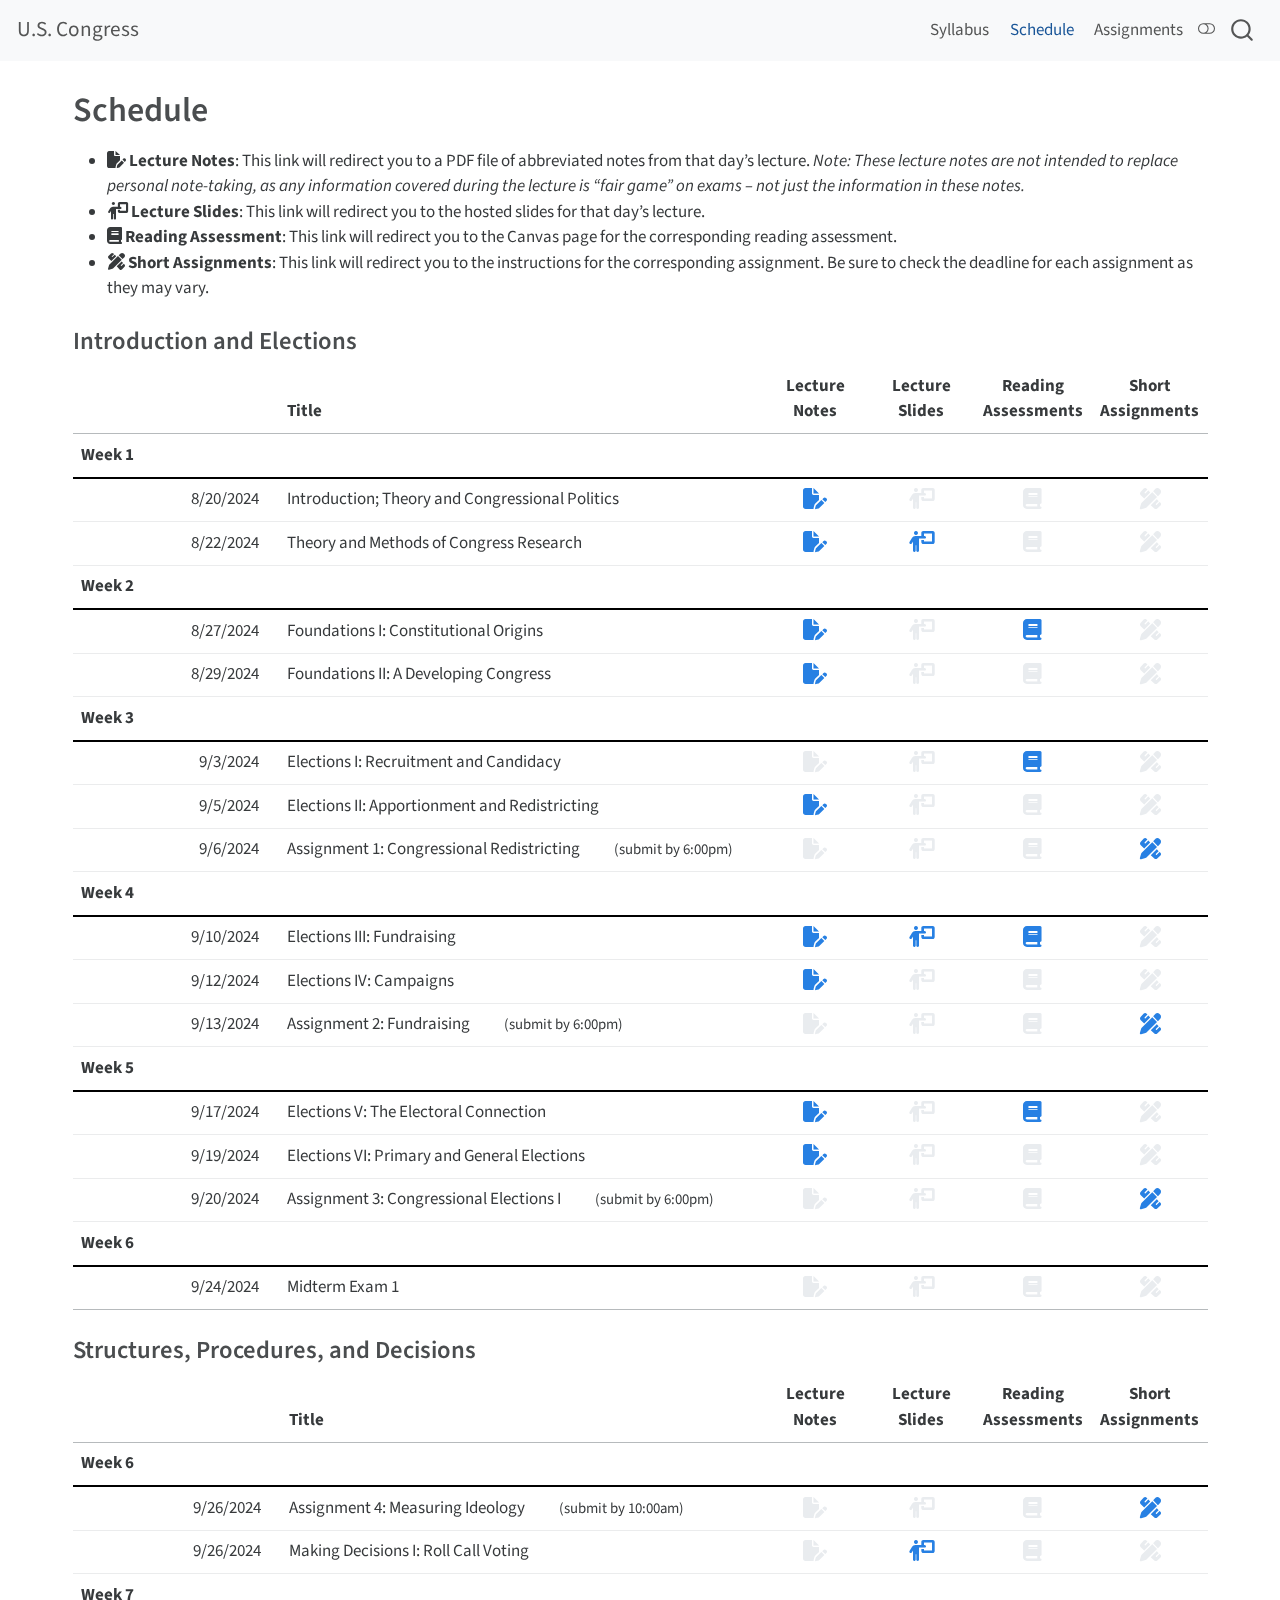
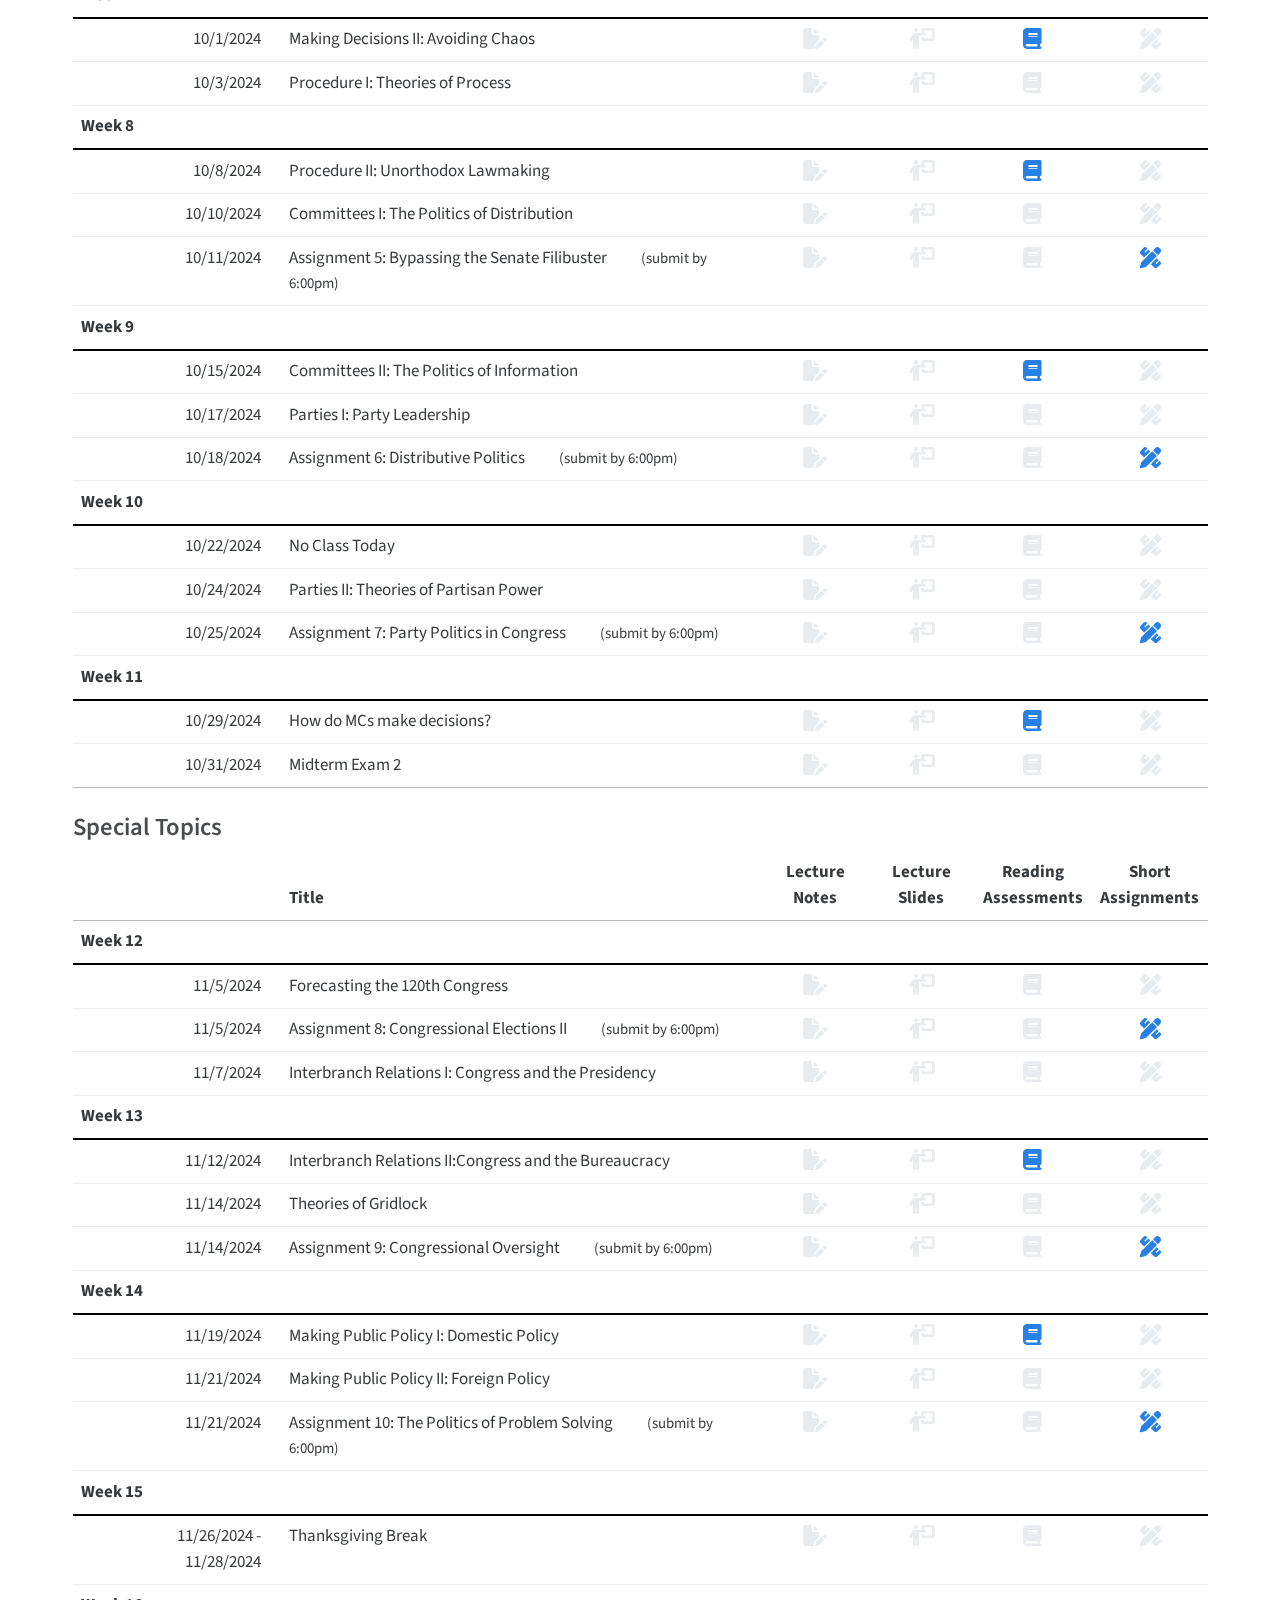
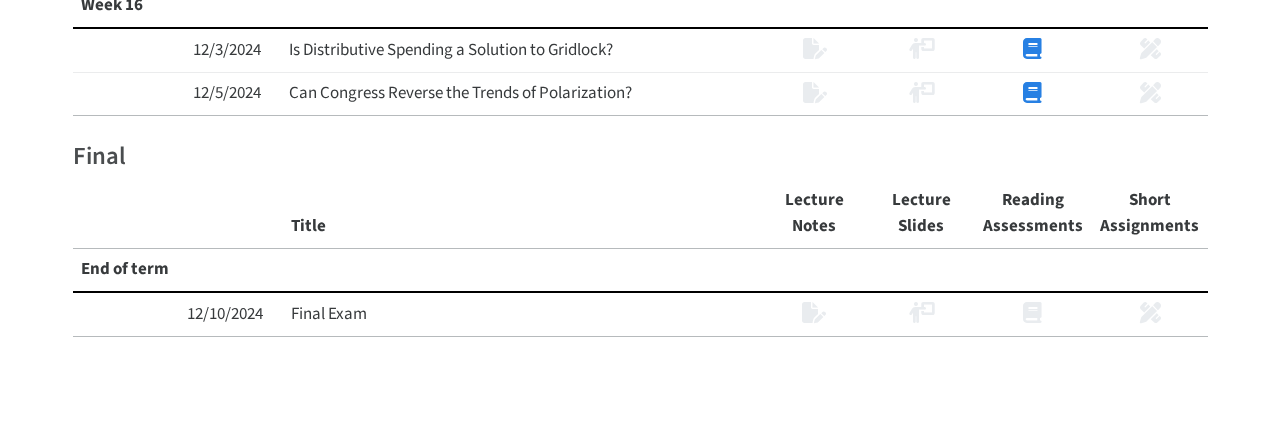
<file: docs/pages/schedule.html>
<!DOCTYPE html>
<html xmlns="http://www.w3.org/1999/xhtml" lang="en" xml:lang="en"><head>

<meta charset="utf-8">
<meta name="generator" content="quarto-1.3.433">

<meta name="viewport" content="width=device-width, initial-scale=1.0, user-scalable=yes">


<title>U.S. Congress - Schedule</title>
<style>
code{white-space: pre-wrap;}
span.smallcaps{font-variant: small-caps;}
div.columns{display: flex; gap: min(4vw, 1.5em);}
div.column{flex: auto; overflow-x: auto;}
div.hanging-indent{margin-left: 1.5em; text-indent: -1.5em;}
ul.task-list{list-style: none;}
ul.task-list li input[type="checkbox"] {
  width: 0.8em;
  margin: 0 0.8em 0.2em -1em; /* quarto-specific, see https://github.com/quarto-dev/quarto-cli/issues/4556 */ 
  vertical-align: middle;
}
</style>


<script src="../site_libs/quarto-nav/quarto-nav.js"></script>
<script src="../site_libs/quarto-nav/headroom.min.js"></script>
<script src="../site_libs/clipboard/clipboard.min.js"></script>
<script src="../site_libs/quarto-search/autocomplete.umd.js"></script>
<script src="../site_libs/quarto-search/fuse.min.js"></script>
<script src="../site_libs/quarto-search/quarto-search.js"></script>
<meta name="quarto:offset" content="../">
<script src="../site_libs/quarto-html/quarto.js"></script>
<script src="../site_libs/quarto-html/popper.min.js"></script>
<script src="../site_libs/quarto-html/tippy.umd.min.js"></script>
<script src="../site_libs/quarto-html/anchor.min.js"></script>
<link href="../site_libs/quarto-html/tippy.css" rel="stylesheet">
<link href="../site_libs/quarto-html/quarto-syntax-highlighting.css" rel="stylesheet" class="quarto-color-scheme" id="quarto-text-highlighting-styles">
<link href="../site_libs/quarto-html/quarto-syntax-highlighting-dark.css" rel="prefetch" class="quarto-color-scheme quarto-color-alternate" id="quarto-text-highlighting-styles">
<script src="../site_libs/bootstrap/bootstrap.min.js"></script>
<link href="../site_libs/bootstrap/bootstrap-icons.css" rel="stylesheet">
<link href="../site_libs/bootstrap/bootstrap.min.css" rel="stylesheet" class="quarto-color-scheme" id="quarto-bootstrap" data-mode="light">
<link href="../site_libs/bootstrap/bootstrap-dark.min.css" rel="prefetch" class="quarto-color-scheme quarto-color-alternate" id="quarto-bootstrap" data-mode="dark">
<link href="../site_libs/quarto-contrib/fontawesome6-0.1.0/all.css" rel="stylesheet">
<link href="../site_libs/quarto-contrib/fontawesome6-0.1.0/latex-fontsize.css" rel="stylesheet">
<script id="quarto-search-options" type="application/json">{
  "location": "navbar",
  "copy-button": false,
  "collapse-after": 3,
  "panel-placement": "end",
  "type": "overlay",
  "limit": 20,
  "language": {
    "search-no-results-text": "No results",
    "search-matching-documents-text": "matching documents",
    "search-copy-link-title": "Copy link to search",
    "search-hide-matches-text": "Hide additional matches",
    "search-more-match-text": "more match in this document",
    "search-more-matches-text": "more matches in this document",
    "search-clear-button-title": "Clear",
    "search-detached-cancel-button-title": "Cancel",
    "search-submit-button-title": "Submit",
    "search-label": "Search"
  }
}</script>


<link rel="stylesheet" href="../styles.css">
</head>

<body class="nav-fixed">

<div id="quarto-search-results"></div>
  <header id="quarto-header" class="headroom fixed-top">
    <nav class="navbar navbar-expand-lg navbar-dark ">
      <div class="navbar-container container-fluid">
      <div class="navbar-brand-container">
    <a class="navbar-brand" href="../index.html">
    <span class="navbar-title">U.S. Congress</span>
    </a>
  </div>
            <div id="quarto-search" class="" title="Search"></div>
          <button class="navbar-toggler" type="button" data-bs-toggle="collapse" data-bs-target="#navbarCollapse" aria-controls="navbarCollapse" aria-expanded="false" aria-label="Toggle navigation" onclick="if (window.quartoToggleHeadroom) { window.quartoToggleHeadroom(); }">
  <span class="navbar-toggler-icon"></span>
</button>
          <div class="collapse navbar-collapse" id="navbarCollapse">
            <ul class="navbar-nav navbar-nav-scroll ms-auto">
  <li class="nav-item">
    <a class="nav-link" href="../pages/syllabus.html" rel="" target="">
 <span class="menu-text">Syllabus</span></a>
  </li>  
  <li class="nav-item">
    <a class="nav-link active" href="../pages/schedule.html" rel="" target="" aria-current="page">
 <span class="menu-text">Schedule</span></a>
  </li>  
  <li class="nav-item">
    <a class="nav-link" href="../pages/assignments.html" rel="" target="">
 <span class="menu-text">Assignments</span></a>
  </li>  
</ul>
            <div class="quarto-navbar-tools">
  <a href="" class="quarto-color-scheme-toggle quarto-navigation-tool  px-1" onclick="window.quartoToggleColorScheme(); return false;" title="Toggle dark mode"><i class="bi"></i></a>
</div>
          </div> <!-- /navcollapse -->
      </div> <!-- /container-fluid -->
    </nav>
</header>
<!-- content -->
<div id="quarto-content" class="quarto-container page-columns page-rows-contents page-layout-full page-navbar">
<!-- sidebar -->
<!-- margin-sidebar -->
    
<!-- main -->
<main class="content column-page" id="quarto-document-content">

<header id="title-block-header" class="quarto-title-block default">
<div class="quarto-title">
<h1 class="title">Schedule</h1>
</div>



<div class="quarto-title-meta">

    
  
    
  </div>
  

</header>

<div class="schedule-page">
<ul>
<li><i class="fa-solid fa-file-pen" aria-label="file-pen"></i> <strong>Lecture Notes</strong>: This link will redirect you to a PDF file of abbreviated notes from that day’s lecture. <em>Note: These lecture notes are not intended to replace personal note-taking, as any information covered during the lecture is “fair game” on exams – not just the information in these notes.</em></li>
<li><i class="fa-solid fa-person-chalkboard" aria-label="person-chalkboard"></i> <strong>Lecture Slides</strong>: This link will redirect you to the hosted slides for that day’s lecture.</li>
<li><i class="fa-solid fa-book" aria-label="book"></i> <strong>Reading Assessment</strong>: This link will redirect you to the Canvas page for the corresponding reading assessment.</li>
<li><i class="fa-solid fa-pen-ruler" aria-label="pen-ruler"></i> <strong>Short Assignments</strong>: This link will redirect you to the instructions for the corresponding assignment. Be sure to check the deadline for each assignment as they may vary.</li>
</ul>
<section id="introduction-and-elections" class="level3">
<h3 class="anchored" data-anchor-id="introduction-and-elections">Introduction and Elections</h3>

<table class="schedule-table table" style="margin-left: auto; margin-right: auto;">
<thead>
<tr>
<th style="text-align:right;">
</th>
<th style="text-align:left;">
Title
</th>
<th style="text-align:center;">
Lecture Notes
</th>
<th style="text-align:center;">
Lecture Slides
</th>
<th style="text-align:center;">
Reading Assessments
</th>
<th style="text-align:center;">
Short Assignments
</th>
</tr>
</thead>
<tbody>
<tr grouplength="2">
<td colspan="6" style="border-bottom: 2px solid #000000;">
<strong>Week 1</strong>
</td>
</tr>
<tr>
<td style="text-align:right;width: 20%; padding-right: 20px;padding-left: 2em;" indentlevel="1">
8/20/2024
</td>
<td style="text-align:left;width: 50%; ">
<span class="content-title">Introduction; Theory and Congressional Politics</span>
</td>
<td style="text-align:center;width: 10%; ">
<a href="../files/lecture_notes/01_theory_and_congress/01-theory-and-congress.pdf" target="_blank"><i class="fa-solid fa-file-pen fa-lg"></i></a>
</td>
<td style="text-align:center;width: 10%; ">
<font color="#e9ecef"><i class="fa-solid fa-person-chalkboard fa-lg"></i></font>
</td>
<td style="text-align:center;width: 10%; ">
<font color="#e9ecef"><i class="fa-solid fa-book fa-lg"></i></font>
</td>
<td style="text-align:center;">
<font color="#e9ecef"><i class="fa-solid fa-pen-ruler fa-lg"></i></font>
</td>
</tr>
<tr>
<td style="text-align:right;width: 20%; padding-right: 20px;padding-left: 2em;" indentlevel="1">
8/22/2024
</td>
<td style="text-align:left;width: 50%; ">
<span class="content-title">Theory and Methods of Congress Research</span>
</td>
<td style="text-align:center;width: 10%; ">
<a href="../files/lecture_notes/02_theory_and_analysis/02-theory-and-analysis.pdf" target="_blank"><i class="fa-solid fa-file-pen fa-lg"></i></a>
</td>
<td style="text-align:center;width: 10%; ">
<a href="../files/lecture_slides/02_theory_and_analysis/02-theory-and-analysis.html" target="_blank"><i class="fa-solid fa-person-chalkboard fa-lg"></i></a>
</td>
<td style="text-align:center;width: 10%; ">
<font color="#e9ecef"><i class="fa-solid fa-book fa-lg"></i></font>
</td>
<td style="text-align:center;">
<font color="#e9ecef"><i class="fa-solid fa-pen-ruler fa-lg"></i></font>
</td>
</tr>
<tr grouplength="2">
<td colspan="6" style="border-bottom: 2px solid #000000;">
<strong>Week 2</strong>
</td>
</tr>
<tr>
<td style="text-align:right;width: 20%; padding-right: 20px;padding-left: 2em;" indentlevel="1">
8/27/2024
</td>
<td style="text-align:left;width: 50%; ">
<span class="content-title">Foundations I: Constitutional Origins</span>
</td>
<td style="text-align:center;width: 10%; ">
<a href="../files/lecture_notes/03_constitutional_origins/03-constitutional-origins.pdf" target="_blank"><i class="fa-solid fa-file-pen fa-lg"></i></a>
</td>
<td style="text-align:center;width: 10%; ">
<font color="#e9ecef"><i class="fa-solid fa-person-chalkboard fa-lg"></i></font>
</td>
<td style="text-align:center;width: 10%; ">
<a href="https://canvas.ou.edu/courses/392400/quizzes/569612" target="_blank"><i class="fa-solid fa-book fa-lg"></i></a>
</td>
<td style="text-align:center;">
<font color="#e9ecef"><i class="fa-solid fa-pen-ruler fa-lg"></i></font>
</td>
</tr>
<tr>
<td style="text-align:right;width: 20%; padding-right: 20px;padding-left: 2em;" indentlevel="1">
8/29/2024
</td>
<td style="text-align:left;width: 50%; ">
<span class="content-title">Foundations II: A Developing Congress</span>
</td>
<td style="text-align:center;width: 10%; ">
<a href="../files/lecture_notes/04_developing_congress/04-developing-congress.pdf" target="_blank"><i class="fa-solid fa-file-pen fa-lg"></i></a>
</td>
<td style="text-align:center;width: 10%; ">
<font color="#e9ecef"><i class="fa-solid fa-person-chalkboard fa-lg"></i></font>
</td>
<td style="text-align:center;width: 10%; ">
<font color="#e9ecef"><i class="fa-solid fa-book fa-lg"></i></font>
</td>
<td style="text-align:center;">
<font color="#e9ecef"><i class="fa-solid fa-pen-ruler fa-lg"></i></font>
</td>
</tr>
<tr grouplength="3">
<td colspan="6" style="border-bottom: 2px solid #000000;">
<strong>Week 3</strong>
</td>
</tr>
<tr>
<td style="text-align:right;width: 20%; padding-right: 20px;padding-left: 2em;" indentlevel="1">
9/3/2024
</td>
<td style="text-align:left;width: 50%; ">
<span class="content-title">Elections I: Recruitment and Candidacy</span>
</td>
<td style="text-align:center;width: 10%; ">
<font color="#e9ecef"><i class="fa-solid fa-file-pen fa-lg"></i></font>
</td>
<td style="text-align:center;width: 10%; ">
<font color="#e9ecef"><i class="fa-solid fa-person-chalkboard fa-lg"></i></font>
</td>
<td style="text-align:center;width: 10%; ">
<a href="https://canvas.ou.edu/courses/392400/quizzes/569614" target="_blank"><i class="fa-solid fa-book fa-lg"></i></a>
</td>
<td style="text-align:center;">
<font color="#e9ecef"><i class="fa-solid fa-pen-ruler fa-lg"></i></font>
</td>
</tr>
<tr>
<td style="text-align:right;width: 20%; padding-right: 20px;padding-left: 2em;" indentlevel="1">
9/5/2024
</td>
<td style="text-align:left;width: 50%; ">
<span class="content-title">Elections II: Apportionment and Redistricting</span>
</td>
<td style="text-align:center;width: 10%; ">
<a href="../files/lecture_notes/06_redistricting/06-redistricting.pdf" target="_blank"><i class="fa-solid fa-file-pen fa-lg"></i></a>
</td>
<td style="text-align:center;width: 10%; ">
<font color="#e9ecef"><i class="fa-solid fa-person-chalkboard fa-lg"></i></font>
</td>
<td style="text-align:center;width: 10%; ">
<font color="#e9ecef"><i class="fa-solid fa-book fa-lg"></i></font>
</td>
<td style="text-align:center;">
<font color="#e9ecef"><i class="fa-solid fa-pen-ruler fa-lg"></i></font>
</td>
</tr>
<tr>
<td style="text-align:right;width: 20%; padding-right: 20px;padding-left: 2em;" indentlevel="1">
9/6/2024
</td>
<td style="text-align:left;width: 50%; ">
<span class="content-title">Assignment 1: Congressional Redistricting</span>  <small>(submit by 6:00pm)</small>
</td>
<td style="text-align:center;width: 10%; ">
<font color="#e9ecef"><i class="fa-solid fa-file-pen fa-lg"></i></font>
</td>
<td style="text-align:center;width: 10%; ">
<font color="#e9ecef"><i class="fa-solid fa-person-chalkboard fa-lg"></i></font>
</td>
<td style="text-align:center;width: 10%; ">
<font color="#e9ecef"><i class="fa-solid fa-book fa-lg"></i></font>
</td>
<td style="text-align:center;">
<a href="../files/assignments/01_assignment/01-assignment.html" target="_blank"><i class="fa-solid fa-pen-ruler fa-lg"></i></a>
</td>
</tr>
<tr grouplength="3">
<td colspan="6" style="border-bottom: 2px solid #000000;">
<strong>Week 4</strong>
</td>
</tr>
<tr>
<td style="text-align:right;width: 20%; padding-right: 20px;padding-left: 2em;" indentlevel="1">
9/10/2024
</td>
<td style="text-align:left;width: 50%; ">
<span class="content-title">Elections III: Fundraising</span>
</td>
<td style="text-align:center;width: 10%; ">
<a href="../files/lecture_notes/07_fundraising/07-fundraising.pdf" target="_blank"><i class="fa-solid fa-file-pen fa-lg"></i></a>
</td>
<td style="text-align:center;width: 10%; ">
<a href="../files/lecture_slides/07_fundraising/07-fundraising.html" target="_blank"><i class="fa-solid fa-person-chalkboard fa-lg"></i></a>
</td>
<td style="text-align:center;width: 10%; ">
<a href="https://canvas.ou.edu/courses/392400/quizzes/569615" target="_blank"><i class="fa-solid fa-book fa-lg"></i></a>
</td>
<td style="text-align:center;">
<font color="#e9ecef"><i class="fa-solid fa-pen-ruler fa-lg"></i></font>
</td>
</tr>
<tr>
<td style="text-align:right;width: 20%; padding-right: 20px;padding-left: 2em;" indentlevel="1">
9/12/2024
</td>
<td style="text-align:left;width: 50%; ">
<span class="content-title">Elections IV: Campaigns</span>
</td>
<td style="text-align:center;width: 10%; ">
<a href="../files/lecture_notes/08_campaigns/08-campaigns.pdf" target="_blank"><i class="fa-solid fa-file-pen fa-lg"></i></a>
</td>
<td style="text-align:center;width: 10%; ">
<font color="#e9ecef"><i class="fa-solid fa-person-chalkboard fa-lg"></i></font>
</td>
<td style="text-align:center;width: 10%; ">
<font color="#e9ecef"><i class="fa-solid fa-book fa-lg"></i></font>
</td>
<td style="text-align:center;">
<font color="#e9ecef"><i class="fa-solid fa-pen-ruler fa-lg"></i></font>
</td>
</tr>
<tr>
<td style="text-align:right;width: 20%; padding-right: 20px;padding-left: 2em;" indentlevel="1">
9/13/2024
</td>
<td style="text-align:left;width: 50%; ">
<span class="content-title">Assignment 2: Fundraising</span>  <small>(submit by 6:00pm)</small>
</td>
<td style="text-align:center;width: 10%; ">
<font color="#e9ecef"><i class="fa-solid fa-file-pen fa-lg"></i></font>
</td>
<td style="text-align:center;width: 10%; ">
<font color="#e9ecef"><i class="fa-solid fa-person-chalkboard fa-lg"></i></font>
</td>
<td style="text-align:center;width: 10%; ">
<font color="#e9ecef"><i class="fa-solid fa-book fa-lg"></i></font>
</td>
<td style="text-align:center;">
<a href="../files/assignments/02_assignment/02-assignment.html" target="_blank"><i class="fa-solid fa-pen-ruler fa-lg"></i></a>
</td>
</tr>
<tr grouplength="3">
<td colspan="6" style="border-bottom: 2px solid #000000;">
<strong>Week 5</strong>
</td>
</tr>
<tr>
<td style="text-align:right;width: 20%; padding-right: 20px;padding-left: 2em;" indentlevel="1">
9/17/2024
</td>
<td style="text-align:left;width: 50%; ">
<span class="content-title">Elections V: The Electoral Connection</span>
</td>
<td style="text-align:center;width: 10%; ">
<a href="../files/lecture_notes/09_electoral_connection/09-electoral-connection.pdf" target="_blank"><i class="fa-solid fa-file-pen fa-lg"></i></a>
</td>
<td style="text-align:center;width: 10%; ">
<font color="#e9ecef"><i class="fa-solid fa-person-chalkboard fa-lg"></i></font>
</td>
<td style="text-align:center;width: 10%; ">
<a href="https://canvas.ou.edu/courses/392400/quizzes/569616" target="_blank"><i class="fa-solid fa-book fa-lg"></i></a>
</td>
<td style="text-align:center;">
<font color="#e9ecef"><i class="fa-solid fa-pen-ruler fa-lg"></i></font>
</td>
</tr>
<tr>
<td style="text-align:right;width: 20%; padding-right: 20px;padding-left: 2em;" indentlevel="1">
9/19/2024
</td>
<td style="text-align:left;width: 50%; ">
<span class="content-title">Elections VI: Primary and General Elections</span>
</td>
<td style="text-align:center;width: 10%; ">
<a href="../files/lecture_notes/10_elections/10-elections.pdf" target="_blank"><i class="fa-solid fa-file-pen fa-lg"></i></a>
</td>
<td style="text-align:center;width: 10%; ">
<font color="#e9ecef"><i class="fa-solid fa-person-chalkboard fa-lg"></i></font>
</td>
<td style="text-align:center;width: 10%; ">
<font color="#e9ecef"><i class="fa-solid fa-book fa-lg"></i></font>
</td>
<td style="text-align:center;">
<font color="#e9ecef"><i class="fa-solid fa-pen-ruler fa-lg"></i></font>
</td>
</tr>
<tr>
<td style="text-align:right;width: 20%; padding-right: 20px;padding-left: 2em;" indentlevel="1">
9/20/2024
</td>
<td style="text-align:left;width: 50%; ">
<span class="content-title">Assignment 3: Congressional Elections I</span>  <small>(submit by 6:00pm)</small>
</td>
<td style="text-align:center;width: 10%; ">
<font color="#e9ecef"><i class="fa-solid fa-file-pen fa-lg"></i></font>
</td>
<td style="text-align:center;width: 10%; ">
<font color="#e9ecef"><i class="fa-solid fa-person-chalkboard fa-lg"></i></font>
</td>
<td style="text-align:center;width: 10%; ">
<font color="#e9ecef"><i class="fa-solid fa-book fa-lg"></i></font>
</td>
<td style="text-align:center;">
<a href="../files/assignments/03_assignment/03-assignment.html" target="_blank"><i class="fa-solid fa-pen-ruler fa-lg"></i></a>
</td>
</tr>
<tr grouplength="1">
<td colspan="6" style="border-bottom: 2px solid #000000;">
<strong>Week 6</strong>
</td>
</tr>
<tr>
<td style="text-align:right;width: 20%; padding-right: 20px;padding-left: 2em;" indentlevel="1">
9/24/2024
</td>
<td style="text-align:left;width: 50%; ">
<span class="content-title">Midterm Exam 1</span>
</td>
<td style="text-align:center;width: 10%; ">
<font color="#e9ecef"><i class="fa-solid fa-file-pen fa-lg"></i></font>
</td>
<td style="text-align:center;width: 10%; ">
<font color="#e9ecef"><i class="fa-solid fa-person-chalkboard fa-lg"></i></font>
</td>
<td style="text-align:center;width: 10%; ">
<font color="#e9ecef"><i class="fa-solid fa-book fa-lg"></i></font>
</td>
<td style="text-align:center;">
<font color="#e9ecef"><i class="fa-solid fa-pen-ruler fa-lg"></i></font>
</td>
</tr>
</tbody>

</table>
</section>
<section id="structures-procedures-and-decisions" class="level3">
<h3 class="anchored" data-anchor-id="structures-procedures-and-decisions">Structures, Procedures, and Decisions</h3>

<table class="schedule-table table" style="margin-left: auto; margin-right: auto;">
<thead>
<tr>
<th style="text-align:right;">
</th>
<th style="text-align:left;">
Title
</th>
<th style="text-align:center;">
Lecture Notes
</th>
<th style="text-align:center;">
Lecture Slides
</th>
<th style="text-align:center;">
Reading Assessments
</th>
<th style="text-align:center;">
Short Assignments
</th>
</tr>
</thead>
<tbody>
<tr grouplength="2">
<td colspan="6" style="border-bottom: 2px solid #000000;">
<strong>Week 6</strong>
</td>
</tr>
<tr>
<td style="text-align:right;width: 20%; padding-right: 20px;padding-left: 2em;" indentlevel="1">
9/26/2024
</td>
<td style="text-align:left;width: 50%; ">
<span class="content-title">Assignment 4: Measuring Ideology</span>  <small>(submit by 10:00am)</small>
</td>
<td style="text-align:center;width: 10%; ">
<font color="#e9ecef"><i class="fa-solid fa-file-pen fa-lg"></i></font>
</td>
<td style="text-align:center;width: 10%; ">
<font color="#e9ecef"><i class="fa-solid fa-person-chalkboard fa-lg"></i></font>
</td>
<td style="text-align:center;width: 10%; ">
<font color="#e9ecef"><i class="fa-solid fa-book fa-lg"></i></font>
</td>
<td style="text-align:center;">
<a href="../files/assignments/04_assignment/04-assignment.html" target="_blank"><i class="fa-solid fa-pen-ruler fa-lg"></i></a>
</td>
</tr>
<tr>
<td style="text-align:right;width: 20%; padding-right: 20px;padding-left: 2em;" indentlevel="1">
9/26/2024
</td>
<td style="text-align:left;width: 50%; ">
<span class="content-title">Making Decisions I: Roll Call Voting</span>
</td>
<td style="text-align:center;width: 10%; ">
<font color="#e9ecef"><i class="fa-solid fa-file-pen fa-lg"></i></font>
</td>
<td style="text-align:center;width: 10%; ">
<a href="../files/lecture_slides/11_rcv/11-rcv.html" target="_blank"><i class="fa-solid fa-person-chalkboard fa-lg"></i></a>
</td>
<td style="text-align:center;width: 10%; ">
<font color="#e9ecef"><i class="fa-solid fa-book fa-lg"></i></font>
</td>
<td style="text-align:center;">
<font color="#e9ecef"><i class="fa-solid fa-pen-ruler fa-lg"></i></font>
</td>
</tr>
<tr grouplength="2">
<td colspan="6" style="border-bottom: 2px solid #000000;">
<strong>Week 7</strong>
</td>
</tr>
<tr>
<td style="text-align:right;width: 20%; padding-right: 20px;padding-left: 2em;" indentlevel="1">
10/1/2024
</td>
<td style="text-align:left;width: 50%; ">
<span class="content-title">Making Decisions II: Avoiding Chaos</span>
</td>
<td style="text-align:center;width: 10%; ">
<font color="#e9ecef"><i class="fa-solid fa-file-pen fa-lg"></i></font>
</td>
<td style="text-align:center;width: 10%; ">
<font color="#e9ecef"><i class="fa-solid fa-person-chalkboard fa-lg"></i></font>
</td>
<td style="text-align:center;width: 10%; ">
<a href="https://canvas.ou.edu/courses/392400/quizzes/569617" target="_blank"><i class="fa-solid fa-book fa-lg"></i></a>
</td>
<td style="text-align:center;">
<font color="#e9ecef"><i class="fa-solid fa-pen-ruler fa-lg"></i></font>
</td>
</tr>
<tr>
<td style="text-align:right;width: 20%; padding-right: 20px;padding-left: 2em;" indentlevel="1">
10/3/2024
</td>
<td style="text-align:left;width: 50%; ">
<span class="content-title">Procedure I: Theories of Process</span>
</td>
<td style="text-align:center;width: 10%; ">
<font color="#e9ecef"><i class="fa-solid fa-file-pen fa-lg"></i></font>
</td>
<td style="text-align:center;width: 10%; ">
<font color="#e9ecef"><i class="fa-solid fa-person-chalkboard fa-lg"></i></font>
</td>
<td style="text-align:center;width: 10%; ">
<font color="#e9ecef"><i class="fa-solid fa-book fa-lg"></i></font>
</td>
<td style="text-align:center;">
<font color="#e9ecef"><i class="fa-solid fa-pen-ruler fa-lg"></i></font>
</td>
</tr>
<tr grouplength="3">
<td colspan="6" style="border-bottom: 2px solid #000000;">
<strong>Week 8</strong>
</td>
</tr>
<tr>
<td style="text-align:right;width: 20%; padding-right: 20px;padding-left: 2em;" indentlevel="1">
10/8/2024
</td>
<td style="text-align:left;width: 50%; ">
<span class="content-title">Procedure II: Unorthodox Lawmaking</span>
</td>
<td style="text-align:center;width: 10%; ">
<font color="#e9ecef"><i class="fa-solid fa-file-pen fa-lg"></i></font>
</td>
<td style="text-align:center;width: 10%; ">
<font color="#e9ecef"><i class="fa-solid fa-person-chalkboard fa-lg"></i></font>
</td>
<td style="text-align:center;width: 10%; ">
<a href="https://canvas.ou.edu/courses/392400/quizzes/569618" target="_blank"><i class="fa-solid fa-book fa-lg"></i></a>
</td>
<td style="text-align:center;">
<font color="#e9ecef"><i class="fa-solid fa-pen-ruler fa-lg"></i></font>
</td>
</tr>
<tr>
<td style="text-align:right;width: 20%; padding-right: 20px;padding-left: 2em;" indentlevel="1">
10/10/2024
</td>
<td style="text-align:left;width: 50%; ">
<span class="content-title">Committees I: The Politics of Distribution</span>
</td>
<td style="text-align:center;width: 10%; ">
<font color="#e9ecef"><i class="fa-solid fa-file-pen fa-lg"></i></font>
</td>
<td style="text-align:center;width: 10%; ">
<font color="#e9ecef"><i class="fa-solid fa-person-chalkboard fa-lg"></i></font>
</td>
<td style="text-align:center;width: 10%; ">
<font color="#e9ecef"><i class="fa-solid fa-book fa-lg"></i></font>
</td>
<td style="text-align:center;">
<font color="#e9ecef"><i class="fa-solid fa-pen-ruler fa-lg"></i></font>
</td>
</tr>
<tr>
<td style="text-align:right;width: 20%; padding-right: 20px;padding-left: 2em;" indentlevel="1">
10/11/2024
</td>
<td style="text-align:left;width: 50%; ">
<span class="content-title">Assignment 5: Bypassing the Senate Filibuster</span>  <small>(submit by 6:00pm)</small>
</td>
<td style="text-align:center;width: 10%; ">
<font color="#e9ecef"><i class="fa-solid fa-file-pen fa-lg"></i></font>
</td>
<td style="text-align:center;width: 10%; ">
<font color="#e9ecef"><i class="fa-solid fa-person-chalkboard fa-lg"></i></font>
</td>
<td style="text-align:center;width: 10%; ">
<font color="#e9ecef"><i class="fa-solid fa-book fa-lg"></i></font>
</td>
<td style="text-align:center;">
<a href="../files/assignments/05_assignment/05-assignment.qmd" target="_blank"><i class="fa-solid fa-pen-ruler fa-lg"></i></a>
</td>
</tr>
<tr grouplength="3">
<td colspan="6" style="border-bottom: 2px solid #000000;">
<strong>Week 9</strong>
</td>
</tr>
<tr>
<td style="text-align:right;width: 20%; padding-right: 20px;padding-left: 2em;" indentlevel="1">
10/15/2024
</td>
<td style="text-align:left;width: 50%; ">
<span class="content-title">Committees II: The Politics of Information</span>
</td>
<td style="text-align:center;width: 10%; ">
<font color="#e9ecef"><i class="fa-solid fa-file-pen fa-lg"></i></font>
</td>
<td style="text-align:center;width: 10%; ">
<font color="#e9ecef"><i class="fa-solid fa-person-chalkboard fa-lg"></i></font>
</td>
<td style="text-align:center;width: 10%; ">
<a href="https://canvas.ou.edu/courses/392400/quizzes/569619" target="_blank"><i class="fa-solid fa-book fa-lg"></i></a>
</td>
<td style="text-align:center;">
<font color="#e9ecef"><i class="fa-solid fa-pen-ruler fa-lg"></i></font>
</td>
</tr>
<tr>
<td style="text-align:right;width: 20%; padding-right: 20px;padding-left: 2em;" indentlevel="1">
10/17/2024
</td>
<td style="text-align:left;width: 50%; ">
<span class="content-title">Parties I: Party Leadership</span>
</td>
<td style="text-align:center;width: 10%; ">
<font color="#e9ecef"><i class="fa-solid fa-file-pen fa-lg"></i></font>
</td>
<td style="text-align:center;width: 10%; ">
<font color="#e9ecef"><i class="fa-solid fa-person-chalkboard fa-lg"></i></font>
</td>
<td style="text-align:center;width: 10%; ">
<font color="#e9ecef"><i class="fa-solid fa-book fa-lg"></i></font>
</td>
<td style="text-align:center;">
<font color="#e9ecef"><i class="fa-solid fa-pen-ruler fa-lg"></i></font>
</td>
</tr>
<tr>
<td style="text-align:right;width: 20%; padding-right: 20px;padding-left: 2em;" indentlevel="1">
10/18/2024
</td>
<td style="text-align:left;width: 50%; ">
<span class="content-title">Assignment 6: Distributive Politics</span>  <small>(submit by 6:00pm)</small>
</td>
<td style="text-align:center;width: 10%; ">
<font color="#e9ecef"><i class="fa-solid fa-file-pen fa-lg"></i></font>
</td>
<td style="text-align:center;width: 10%; ">
<font color="#e9ecef"><i class="fa-solid fa-person-chalkboard fa-lg"></i></font>
</td>
<td style="text-align:center;width: 10%; ">
<font color="#e9ecef"><i class="fa-solid fa-book fa-lg"></i></font>
</td>
<td style="text-align:center;">
<a href="../files/assignments/06_assignment/06-assignment.qmd" target="_blank"><i class="fa-solid fa-pen-ruler fa-lg"></i></a>
</td>
</tr>
<tr grouplength="3">
<td colspan="6" style="border-bottom: 2px solid #000000;">
<strong>Week 10</strong>
</td>
</tr>
<tr>
<td style="text-align:right;width: 20%; padding-right: 20px;padding-left: 2em;" indentlevel="1">
10/22/2024
</td>
<td style="text-align:left;width: 50%; ">
<span class="content-title">No Class Today</span>
</td>
<td style="text-align:center;width: 10%; ">
<font color="#e9ecef"><i class="fa-solid fa-file-pen fa-lg"></i></font>
</td>
<td style="text-align:center;width: 10%; ">
<font color="#e9ecef"><i class="fa-solid fa-person-chalkboard fa-lg"></i></font>
</td>
<td style="text-align:center;width: 10%; ">
<font color="#e9ecef"><i class="fa-solid fa-book fa-lg"></i></font>
</td>
<td style="text-align:center;">
<font color="#e9ecef"><i class="fa-solid fa-pen-ruler fa-lg"></i></font>
</td>
</tr>
<tr>
<td style="text-align:right;width: 20%; padding-right: 20px;padding-left: 2em;" indentlevel="1">
10/24/2024
</td>
<td style="text-align:left;width: 50%; ">
<span class="content-title">Parties II: Theories of Partisan Power</span>
</td>
<td style="text-align:center;width: 10%; ">
<font color="#e9ecef"><i class="fa-solid fa-file-pen fa-lg"></i></font>
</td>
<td style="text-align:center;width: 10%; ">
<font color="#e9ecef"><i class="fa-solid fa-person-chalkboard fa-lg"></i></font>
</td>
<td style="text-align:center;width: 10%; ">
<font color="#e9ecef"><i class="fa-solid fa-book fa-lg"></i></font>
</td>
<td style="text-align:center;">
<font color="#e9ecef"><i class="fa-solid fa-pen-ruler fa-lg"></i></font>
</td>
</tr>
<tr>
<td style="text-align:right;width: 20%; padding-right: 20px;padding-left: 2em;" indentlevel="1">
10/25/2024
</td>
<td style="text-align:left;width: 50%; ">
<span class="content-title">Assignment 7: Party Politics in Congress</span>  <small>(submit by 6:00pm)</small>
</td>
<td style="text-align:center;width: 10%; ">
<font color="#e9ecef"><i class="fa-solid fa-file-pen fa-lg"></i></font>
</td>
<td style="text-align:center;width: 10%; ">
<font color="#e9ecef"><i class="fa-solid fa-person-chalkboard fa-lg"></i></font>
</td>
<td style="text-align:center;width: 10%; ">
<font color="#e9ecef"><i class="fa-solid fa-book fa-lg"></i></font>
</td>
<td style="text-align:center;">
<a href="../files/assignments/07_assignment/07-assignment.qmd" target="_blank"><i class="fa-solid fa-pen-ruler fa-lg"></i></a>
</td>
</tr>
<tr grouplength="2">
<td colspan="6" style="border-bottom: 2px solid #000000;">
<strong>Week 11</strong>
</td>
</tr>
<tr>
<td style="text-align:right;width: 20%; padding-right: 20px;padding-left: 2em;" indentlevel="1">
10/29/2024
</td>
<td style="text-align:left;width: 50%; ">
<span class="content-title">How do MCs make decisions? </span>
</td>
<td style="text-align:center;width: 10%; ">
<font color="#e9ecef"><i class="fa-solid fa-file-pen fa-lg"></i></font>
</td>
<td style="text-align:center;width: 10%; ">
<font color="#e9ecef"><i class="fa-solid fa-person-chalkboard fa-lg"></i></font>
</td>
<td style="text-align:center;width: 10%; ">
<a href="https://canvas.ou.edu/courses/392400/quizzes/569620" target="_blank"><i class="fa-solid fa-book fa-lg"></i></a>
</td>
<td style="text-align:center;">
<font color="#e9ecef"><i class="fa-solid fa-pen-ruler fa-lg"></i></font>
</td>
</tr>
<tr>
<td style="text-align:right;width: 20%; padding-right: 20px;padding-left: 2em;" indentlevel="1">
10/31/2024
</td>
<td style="text-align:left;width: 50%; ">
<span class="content-title">Midterm Exam 2</span>
</td>
<td style="text-align:center;width: 10%; ">
<font color="#e9ecef"><i class="fa-solid fa-file-pen fa-lg"></i></font>
</td>
<td style="text-align:center;width: 10%; ">
<font color="#e9ecef"><i class="fa-solid fa-person-chalkboard fa-lg"></i></font>
</td>
<td style="text-align:center;width: 10%; ">
<font color="#e9ecef"><i class="fa-solid fa-book fa-lg"></i></font>
</td>
<td style="text-align:center;">
<font color="#e9ecef"><i class="fa-solid fa-pen-ruler fa-lg"></i></font>
</td>
</tr>
</tbody>

</table>
</section>
<section id="special-topics" class="level3">
<h3 class="anchored" data-anchor-id="special-topics">Special Topics</h3>

<table class="schedule-table table" style="margin-left: auto; margin-right: auto;">
<thead>
<tr>
<th style="text-align:right;">
</th>
<th style="text-align:left;">
Title
</th>
<th style="text-align:center;">
Lecture Notes
</th>
<th style="text-align:center;">
Lecture Slides
</th>
<th style="text-align:center;">
Reading Assessments
</th>
<th style="text-align:center;">
Short Assignments
</th>
</tr>
</thead>
<tbody>
<tr grouplength="3">
<td colspan="6" style="border-bottom: 2px solid #000000;">
<strong>Week 12</strong>
</td>
</tr>
<tr>
<td style="text-align:right;width: 20%; padding-right: 20px;padding-left: 2em;" indentlevel="1">
11/5/2024
</td>
<td style="text-align:left;width: 50%; ">
<span class="content-title">Forecasting the 120th Congress</span>
</td>
<td style="text-align:center;width: 10%; ">
<font color="#e9ecef"><i class="fa-solid fa-file-pen fa-lg"></i></font>
</td>
<td style="text-align:center;width: 10%; ">
<font color="#e9ecef"><i class="fa-solid fa-person-chalkboard fa-lg"></i></font>
</td>
<td style="text-align:center;width: 10%; ">
<font color="#e9ecef"><i class="fa-solid fa-book fa-lg"></i></font>
</td>
<td style="text-align:center;">
<font color="#e9ecef"><i class="fa-solid fa-pen-ruler fa-lg"></i></font>
</td>
</tr>
<tr>
<td style="text-align:right;width: 20%; padding-right: 20px;padding-left: 2em;" indentlevel="1">
11/5/2024
</td>
<td style="text-align:left;width: 50%; ">
<span class="content-title">Assignment 8: Congressional Elections II</span>  <small>(submit by 6:00pm)</small>
</td>
<td style="text-align:center;width: 10%; ">
<font color="#e9ecef"><i class="fa-solid fa-file-pen fa-lg"></i></font>
</td>
<td style="text-align:center;width: 10%; ">
<font color="#e9ecef"><i class="fa-solid fa-person-chalkboard fa-lg"></i></font>
</td>
<td style="text-align:center;width: 10%; ">
<font color="#e9ecef"><i class="fa-solid fa-book fa-lg"></i></font>
</td>
<td style="text-align:center;">
<a href="../files/assignments/08_assignment/08-assignment.qmd" target="_blank"><i class="fa-solid fa-pen-ruler fa-lg"></i></a>
</td>
</tr>
<tr>
<td style="text-align:right;width: 20%; padding-right: 20px;padding-left: 2em;" indentlevel="1">
11/7/2024
</td>
<td style="text-align:left;width: 50%; ">
<span class="content-title">Interbranch Relations I: Congress and the Presidency</span>
</td>
<td style="text-align:center;width: 10%; ">
<font color="#e9ecef"><i class="fa-solid fa-file-pen fa-lg"></i></font>
</td>
<td style="text-align:center;width: 10%; ">
<font color="#e9ecef"><i class="fa-solid fa-person-chalkboard fa-lg"></i></font>
</td>
<td style="text-align:center;width: 10%; ">
<font color="#e9ecef"><i class="fa-solid fa-book fa-lg"></i></font>
</td>
<td style="text-align:center;">
<font color="#e9ecef"><i class="fa-solid fa-pen-ruler fa-lg"></i></font>
</td>
</tr>
<tr grouplength="3">
<td colspan="6" style="border-bottom: 2px solid #000000;">
<strong>Week 13</strong>
</td>
</tr>
<tr>
<td style="text-align:right;width: 20%; padding-right: 20px;padding-left: 2em;" indentlevel="1">
11/12/2024
</td>
<td style="text-align:left;width: 50%; ">
<span class="content-title">Interbranch Relations II:Congress and the Bureaucracy</span>
</td>
<td style="text-align:center;width: 10%; ">
<font color="#e9ecef"><i class="fa-solid fa-file-pen fa-lg"></i></font>
</td>
<td style="text-align:center;width: 10%; ">
<font color="#e9ecef"><i class="fa-solid fa-person-chalkboard fa-lg"></i></font>
</td>
<td style="text-align:center;width: 10%; ">
<a href="https://canvas.ou.edu/courses/392400/quizzes/569621" target="_blank"><i class="fa-solid fa-book fa-lg"></i></a>
</td>
<td style="text-align:center;">
<font color="#e9ecef"><i class="fa-solid fa-pen-ruler fa-lg"></i></font>
</td>
</tr>
<tr>
<td style="text-align:right;width: 20%; padding-right: 20px;padding-left: 2em;" indentlevel="1">
11/14/2024
</td>
<td style="text-align:left;width: 50%; ">
<span class="content-title">Theories of Gridlock</span>
</td>
<td style="text-align:center;width: 10%; ">
<font color="#e9ecef"><i class="fa-solid fa-file-pen fa-lg"></i></font>
</td>
<td style="text-align:center;width: 10%; ">
<font color="#e9ecef"><i class="fa-solid fa-person-chalkboard fa-lg"></i></font>
</td>
<td style="text-align:center;width: 10%; ">
<font color="#e9ecef"><i class="fa-solid fa-book fa-lg"></i></font>
</td>
<td style="text-align:center;">
<font color="#e9ecef"><i class="fa-solid fa-pen-ruler fa-lg"></i></font>
</td>
</tr>
<tr>
<td style="text-align:right;width: 20%; padding-right: 20px;padding-left: 2em;" indentlevel="1">
11/14/2024
</td>
<td style="text-align:left;width: 50%; ">
<span class="content-title">Assignment 9: Congressional Oversight</span>  <small>(submit by 6:00pm)</small>
</td>
<td style="text-align:center;width: 10%; ">
<font color="#e9ecef"><i class="fa-solid fa-file-pen fa-lg"></i></font>
</td>
<td style="text-align:center;width: 10%; ">
<font color="#e9ecef"><i class="fa-solid fa-person-chalkboard fa-lg"></i></font>
</td>
<td style="text-align:center;width: 10%; ">
<font color="#e9ecef"><i class="fa-solid fa-book fa-lg"></i></font>
</td>
<td style="text-align:center;">
<a href="../files/assignments/09_assignment/09-assignment.qmd" target="_blank"><i class="fa-solid fa-pen-ruler fa-lg"></i></a>
</td>
</tr>
<tr grouplength="3">
<td colspan="6" style="border-bottom: 2px solid #000000;">
<strong>Week 14</strong>
</td>
</tr>
<tr>
<td style="text-align:right;width: 20%; padding-right: 20px;padding-left: 2em;" indentlevel="1">
11/19/2024
</td>
<td style="text-align:left;width: 50%; ">
<span class="content-title">Making Public Policy I: Domestic Policy</span>
</td>
<td style="text-align:center;width: 10%; ">
<font color="#e9ecef"><i class="fa-solid fa-file-pen fa-lg"></i></font>
</td>
<td style="text-align:center;width: 10%; ">
<font color="#e9ecef"><i class="fa-solid fa-person-chalkboard fa-lg"></i></font>
</td>
<td style="text-align:center;width: 10%; ">
<a href="https://canvas.ou.edu/courses/392400/quizzes/569625" target="_blank"><i class="fa-solid fa-book fa-lg"></i></a>
</td>
<td style="text-align:center;">
<font color="#e9ecef"><i class="fa-solid fa-pen-ruler fa-lg"></i></font>
</td>
</tr>
<tr>
<td style="text-align:right;width: 20%; padding-right: 20px;padding-left: 2em;" indentlevel="1">
11/21/2024
</td>
<td style="text-align:left;width: 50%; ">
<span class="content-title">Making Public Policy II: Foreign Policy</span>
</td>
<td style="text-align:center;width: 10%; ">
<font color="#e9ecef"><i class="fa-solid fa-file-pen fa-lg"></i></font>
</td>
<td style="text-align:center;width: 10%; ">
<font color="#e9ecef"><i class="fa-solid fa-person-chalkboard fa-lg"></i></font>
</td>
<td style="text-align:center;width: 10%; ">
<font color="#e9ecef"><i class="fa-solid fa-book fa-lg"></i></font>
</td>
<td style="text-align:center;">
<font color="#e9ecef"><i class="fa-solid fa-pen-ruler fa-lg"></i></font>
</td>
</tr>
<tr>
<td style="text-align:right;width: 20%; padding-right: 20px;padding-left: 2em;" indentlevel="1">
11/21/2024
</td>
<td style="text-align:left;width: 50%; ">
<span class="content-title">Assignment 10: The Politics of Problem Solving</span>  <small>(submit by 6:00pm)</small>
</td>
<td style="text-align:center;width: 10%; ">
<font color="#e9ecef"><i class="fa-solid fa-file-pen fa-lg"></i></font>
</td>
<td style="text-align:center;width: 10%; ">
<font color="#e9ecef"><i class="fa-solid fa-person-chalkboard fa-lg"></i></font>
</td>
<td style="text-align:center;width: 10%; ">
<font color="#e9ecef"><i class="fa-solid fa-book fa-lg"></i></font>
</td>
<td style="text-align:center;">
<a href="../files/assignments/10_assignment/10-assignment.qmd" target="_blank"><i class="fa-solid fa-pen-ruler fa-lg"></i></a>
</td>
</tr>
<tr grouplength="1">
<td colspan="6" style="border-bottom: 2px solid #000000;">
<strong>Week 15</strong>
</td>
</tr>
<tr>
<td style="text-align:right;width: 20%; padding-right: 20px;padding-left: 2em;" indentlevel="1">
11/26/2024 - 11/28/2024
</td>
<td style="text-align:left;width: 50%; ">
<span class="content-title">Thanksgiving Break</span>
</td>
<td style="text-align:center;width: 10%; ">
<font color="#e9ecef"><i class="fa-solid fa-file-pen fa-lg"></i></font>
</td>
<td style="text-align:center;width: 10%; ">
<font color="#e9ecef"><i class="fa-solid fa-person-chalkboard fa-lg"></i></font>
</td>
<td style="text-align:center;width: 10%; ">
<font color="#e9ecef"><i class="fa-solid fa-book fa-lg"></i></font>
</td>
<td style="text-align:center;">
<font color="#e9ecef"><i class="fa-solid fa-pen-ruler fa-lg"></i></font>
</td>
</tr>
<tr grouplength="2">
<td colspan="6" style="border-bottom: 2px solid #000000;">
<strong>Week 16</strong>
</td>
</tr>
<tr>
<td style="text-align:right;width: 20%; padding-right: 20px;padding-left: 2em;" indentlevel="1">
12/3/2024
</td>
<td style="text-align:left;width: 50%; ">
<span class="content-title">Is Distributive Spending a Solution to Gridlock? </span>
</td>
<td style="text-align:center;width: 10%; ">
<font color="#e9ecef"><i class="fa-solid fa-file-pen fa-lg"></i></font>
</td>
<td style="text-align:center;width: 10%; ">
<font color="#e9ecef"><i class="fa-solid fa-person-chalkboard fa-lg"></i></font>
</td>
<td style="text-align:center;width: 10%; ">
<a href="https://canvas.ou.edu/courses/392400/quizzes/569642" target="_blank"><i class="fa-solid fa-book fa-lg"></i></a>
</td>
<td style="text-align:center;">
<font color="#e9ecef"><i class="fa-solid fa-pen-ruler fa-lg"></i></font>
</td>
</tr>
<tr>
<td style="text-align:right;width: 20%; padding-right: 20px;padding-left: 2em;" indentlevel="1">
12/5/2024
</td>
<td style="text-align:left;width: 50%; ">
<span class="content-title">Can Congress Reverse the Trends of Polarization? </span>
</td>
<td style="text-align:center;width: 10%; ">
<font color="#e9ecef"><i class="fa-solid fa-file-pen fa-lg"></i></font>
</td>
<td style="text-align:center;width: 10%; ">
<font color="#e9ecef"><i class="fa-solid fa-person-chalkboard fa-lg"></i></font>
</td>
<td style="text-align:center;width: 10%; ">
<a href="https://canvas.ou.edu/courses/392400/quizzes/569643" target="_blank"><i class="fa-solid fa-book fa-lg"></i></a>
</td>
<td style="text-align:center;">
<font color="#e9ecef"><i class="fa-solid fa-pen-ruler fa-lg"></i></font>
</td>
</tr>
</tbody>

</table>
</section>
<section id="final" class="level3">
<h3 class="anchored" data-anchor-id="final">Final</h3>

<table class="schedule-table table" style="margin-left: auto; margin-right: auto;">
<thead>
<tr>
<th style="text-align:right;">
</th>
<th style="text-align:left;">
Title
</th>
<th style="text-align:center;">
Lecture Notes
</th>
<th style="text-align:center;">
Lecture Slides
</th>
<th style="text-align:center;">
Reading Assessments
</th>
<th style="text-align:center;">
Short Assignments
</th>
</tr>
</thead>
<tbody>
<tr grouplength="1">
<td colspan="6" style="border-bottom: 2px solid #000000;">
<strong>End of term</strong>
</td>
</tr>
<tr>
<td style="text-align:right;width: 20%; padding-right: 20px;padding-left: 2em;" indentlevel="1">
12/10/2024
</td>
<td style="text-align:left;width: 50%; ">
<span class="content-title">Final Exam</span>
</td>
<td style="text-align:center;width: 10%; ">
<font color="#e9ecef"><i class="fa-solid fa-file-pen fa-lg"></i></font>
</td>
<td style="text-align:center;width: 10%; ">
<font color="#e9ecef"><i class="fa-solid fa-person-chalkboard fa-lg"></i></font>
</td>
<td style="text-align:center;width: 10%; ">
<font color="#e9ecef"><i class="fa-solid fa-book fa-lg"></i></font>
</td>
<td style="text-align:center;">
<font color="#e9ecef"><i class="fa-solid fa-pen-ruler fa-lg"></i></font>
</td>
</tr>
</tbody>

</table>
</section>
</div>



</main> <!-- /main -->
<script id="quarto-html-after-body" type="application/javascript">
window.document.addEventListener("DOMContentLoaded", function (event) {
  const toggleBodyColorMode = (bsSheetEl) => {
    const mode = bsSheetEl.getAttribute("data-mode");
    const bodyEl = window.document.querySelector("body");
    if (mode === "dark") {
      bodyEl.classList.add("quarto-dark");
      bodyEl.classList.remove("quarto-light");
    } else {
      bodyEl.classList.add("quarto-light");
      bodyEl.classList.remove("quarto-dark");
    }
  }
  const toggleBodyColorPrimary = () => {
    const bsSheetEl = window.document.querySelector("link#quarto-bootstrap");
    if (bsSheetEl) {
      toggleBodyColorMode(bsSheetEl);
    }
  }
  toggleBodyColorPrimary();  
  const disableStylesheet = (stylesheets) => {
    for (let i=0; i < stylesheets.length; i++) {
      const stylesheet = stylesheets[i];
      stylesheet.rel = 'prefetch';
    }
  }
  const enableStylesheet = (stylesheets) => {
    for (let i=0; i < stylesheets.length; i++) {
      const stylesheet = stylesheets[i];
      stylesheet.rel = 'stylesheet';
    }
  }
  const manageTransitions = (selector, allowTransitions) => {
    const els = window.document.querySelectorAll(selector);
    for (let i=0; i < els.length; i++) {
      const el = els[i];
      if (allowTransitions) {
        el.classList.remove('notransition');
      } else {
        el.classList.add('notransition');
      }
    }
  }
  const toggleColorMode = (alternate) => {
    // Switch the stylesheets
    const alternateStylesheets = window.document.querySelectorAll('link.quarto-color-scheme.quarto-color-alternate');
    manageTransitions('#quarto-margin-sidebar .nav-link', false);
    if (alternate) {
      enableStylesheet(alternateStylesheets);
      for (const sheetNode of alternateStylesheets) {
        if (sheetNode.id === "quarto-bootstrap") {
          toggleBodyColorMode(sheetNode);
        }
      }
    } else {
      disableStylesheet(alternateStylesheets);
      toggleBodyColorPrimary();
    }
    manageTransitions('#quarto-margin-sidebar .nav-link', true);
    // Switch the toggles
    const toggles = window.document.querySelectorAll('.quarto-color-scheme-toggle');
    for (let i=0; i < toggles.length; i++) {
      const toggle = toggles[i];
      if (toggle) {
        if (alternate) {
          toggle.classList.add("alternate");     
        } else {
          toggle.classList.remove("alternate");
        }
      }
    }
    // Hack to workaround the fact that safari doesn't
    // properly recolor the scrollbar when toggling (#1455)
    if (navigator.userAgent.indexOf('Safari') > 0 && navigator.userAgent.indexOf('Chrome') == -1) {
      manageTransitions("body", false);
      window.scrollTo(0, 1);
      setTimeout(() => {
        window.scrollTo(0, 0);
        manageTransitions("body", true);
      }, 40);  
    }
  }
  const isFileUrl = () => { 
    return window.location.protocol === 'file:';
  }
  const hasAlternateSentinel = () => {  
    let styleSentinel = getColorSchemeSentinel();
    if (styleSentinel !== null) {
      return styleSentinel === "alternate";
    } else {
      return false;
    }
  }
  const setStyleSentinel = (alternate) => {
    const value = alternate ? "alternate" : "default";
    if (!isFileUrl()) {
      window.localStorage.setItem("quarto-color-scheme", value);
    } else {
      localAlternateSentinel = value;
    }
  }
  const getColorSchemeSentinel = () => {
    if (!isFileUrl()) {
      const storageValue = window.localStorage.getItem("quarto-color-scheme");
      return storageValue != null ? storageValue : localAlternateSentinel;
    } else {
      return localAlternateSentinel;
    }
  }
  let localAlternateSentinel = 'default';
  // Dark / light mode switch
  window.quartoToggleColorScheme = () => {
    // Read the current dark / light value 
    let toAlternate = !hasAlternateSentinel();
    toggleColorMode(toAlternate);
    setStyleSentinel(toAlternate);
  };
  // Ensure there is a toggle, if there isn't float one in the top right
  if (window.document.querySelector('.quarto-color-scheme-toggle') === null) {
    const a = window.document.createElement('a');
    a.classList.add('top-right');
    a.classList.add('quarto-color-scheme-toggle');
    a.href = "";
    a.onclick = function() { try { window.quartoToggleColorScheme(); } catch {} return false; };
    const i = window.document.createElement("i");
    i.classList.add('bi');
    a.appendChild(i);
    window.document.body.appendChild(a);
  }
  // Switch to dark mode if need be
  if (hasAlternateSentinel()) {
    toggleColorMode(true);
  } else {
    toggleColorMode(false);
  }
  const icon = "";
  const anchorJS = new window.AnchorJS();
  anchorJS.options = {
    placement: 'right',
    icon: icon
  };
  anchorJS.add('.anchored');
  const isCodeAnnotation = (el) => {
    for (const clz of el.classList) {
      if (clz.startsWith('code-annotation-')) {                     
        return true;
      }
    }
    return false;
  }
  const clipboard = new window.ClipboardJS('.code-copy-button', {
    text: function(trigger) {
      const codeEl = trigger.previousElementSibling.cloneNode(true);
      for (const childEl of codeEl.children) {
        if (isCodeAnnotation(childEl)) {
          childEl.remove();
        }
      }
      return codeEl.innerText;
    }
  });
  clipboard.on('success', function(e) {
    // button target
    const button = e.trigger;
    // don't keep focus
    button.blur();
    // flash "checked"
    button.classList.add('code-copy-button-checked');
    var currentTitle = button.getAttribute("title");
    button.setAttribute("title", "Copied!");
    let tooltip;
    if (window.bootstrap) {
      button.setAttribute("data-bs-toggle", "tooltip");
      button.setAttribute("data-bs-placement", "left");
      button.setAttribute("data-bs-title", "Copied!");
      tooltip = new bootstrap.Tooltip(button, 
        { trigger: "manual", 
          customClass: "code-copy-button-tooltip",
          offset: [0, -8]});
      tooltip.show();    
    }
    setTimeout(function() {
      if (tooltip) {
        tooltip.hide();
        button.removeAttribute("data-bs-title");
        button.removeAttribute("data-bs-toggle");
        button.removeAttribute("data-bs-placement");
      }
      button.setAttribute("title", currentTitle);
      button.classList.remove('code-copy-button-checked');
    }, 1000);
    // clear code selection
    e.clearSelection();
  });
  function tippyHover(el, contentFn) {
    const config = {
      allowHTML: true,
      content: contentFn,
      maxWidth: 500,
      delay: 100,
      arrow: false,
      appendTo: function(el) {
          return el.parentElement;
      },
      interactive: true,
      interactiveBorder: 10,
      theme: 'quarto',
      placement: 'bottom-start'
    };
    window.tippy(el, config); 
  }
  const noterefs = window.document.querySelectorAll('a[role="doc-noteref"]');
  for (var i=0; i<noterefs.length; i++) {
    const ref = noterefs[i];
    tippyHover(ref, function() {
      // use id or data attribute instead here
      let href = ref.getAttribute('data-footnote-href') || ref.getAttribute('href');
      try { href = new URL(href).hash; } catch {}
      const id = href.replace(/^#\/?/, "");
      const note = window.document.getElementById(id);
      return note.innerHTML;
    });
  }
      let selectedAnnoteEl;
      const selectorForAnnotation = ( cell, annotation) => {
        let cellAttr = 'data-code-cell="' + cell + '"';
        let lineAttr = 'data-code-annotation="' +  annotation + '"';
        const selector = 'span[' + cellAttr + '][' + lineAttr + ']';
        return selector;
      }
      const selectCodeLines = (annoteEl) => {
        const doc = window.document;
        const targetCell = annoteEl.getAttribute("data-target-cell");
        const targetAnnotation = annoteEl.getAttribute("data-target-annotation");
        const annoteSpan = window.document.querySelector(selectorForAnnotation(targetCell, targetAnnotation));
        const lines = annoteSpan.getAttribute("data-code-lines").split(",");
        const lineIds = lines.map((line) => {
          return targetCell + "-" + line;
        })
        let top = null;
        let height = null;
        let parent = null;
        if (lineIds.length > 0) {
            //compute the position of the single el (top and bottom and make a div)
            const el = window.document.getElementById(lineIds[0]);
            top = el.offsetTop;
            height = el.offsetHeight;
            parent = el.parentElement.parentElement;
          if (lineIds.length > 1) {
            const lastEl = window.document.getElementById(lineIds[lineIds.length - 1]);
            const bottom = lastEl.offsetTop + lastEl.offsetHeight;
            height = bottom - top;
          }
          if (top !== null && height !== null && parent !== null) {
            // cook up a div (if necessary) and position it 
            let div = window.document.getElementById("code-annotation-line-highlight");
            if (div === null) {
              div = window.document.createElement("div");
              div.setAttribute("id", "code-annotation-line-highlight");
              div.style.position = 'absolute';
              parent.appendChild(div);
            }
            div.style.top = top - 2 + "px";
            div.style.height = height + 4 + "px";
            let gutterDiv = window.document.getElementById("code-annotation-line-highlight-gutter");
            if (gutterDiv === null) {
              gutterDiv = window.document.createElement("div");
              gutterDiv.setAttribute("id", "code-annotation-line-highlight-gutter");
              gutterDiv.style.position = 'absolute';
              const codeCell = window.document.getElementById(targetCell);
              const gutter = codeCell.querySelector('.code-annotation-gutter');
              gutter.appendChild(gutterDiv);
            }
            gutterDiv.style.top = top - 2 + "px";
            gutterDiv.style.height = height + 4 + "px";
          }
          selectedAnnoteEl = annoteEl;
        }
      };
      const unselectCodeLines = () => {
        const elementsIds = ["code-annotation-line-highlight", "code-annotation-line-highlight-gutter"];
        elementsIds.forEach((elId) => {
          const div = window.document.getElementById(elId);
          if (div) {
            div.remove();
          }
        });
        selectedAnnoteEl = undefined;
      };
      // Attach click handler to the DT
      const annoteDls = window.document.querySelectorAll('dt[data-target-cell]');
      for (const annoteDlNode of annoteDls) {
        annoteDlNode.addEventListener('click', (event) => {
          const clickedEl = event.target;
          if (clickedEl !== selectedAnnoteEl) {
            unselectCodeLines();
            const activeEl = window.document.querySelector('dt[data-target-cell].code-annotation-active');
            if (activeEl) {
              activeEl.classList.remove('code-annotation-active');
            }
            selectCodeLines(clickedEl);
            clickedEl.classList.add('code-annotation-active');
          } else {
            // Unselect the line
            unselectCodeLines();
            clickedEl.classList.remove('code-annotation-active');
          }
        });
      }
  const findCites = (el) => {
    const parentEl = el.parentElement;
    if (parentEl) {
      const cites = parentEl.dataset.cites;
      if (cites) {
        return {
          el,
          cites: cites.split(' ')
        };
      } else {
        return findCites(el.parentElement)
      }
    } else {
      return undefined;
    }
  };
  var bibliorefs = window.document.querySelectorAll('a[role="doc-biblioref"]');
  for (var i=0; i<bibliorefs.length; i++) {
    const ref = bibliorefs[i];
    const citeInfo = findCites(ref);
    if (citeInfo) {
      tippyHover(citeInfo.el, function() {
        var popup = window.document.createElement('div');
        citeInfo.cites.forEach(function(cite) {
          var citeDiv = window.document.createElement('div');
          citeDiv.classList.add('hanging-indent');
          citeDiv.classList.add('csl-entry');
          var biblioDiv = window.document.getElementById('ref-' + cite);
          if (biblioDiv) {
            citeDiv.innerHTML = biblioDiv.innerHTML;
          }
          popup.appendChild(citeDiv);
        });
        return popup.innerHTML;
      });
    }
  }
});
</script>
</div> <!-- /content -->



</body></html>
</file>
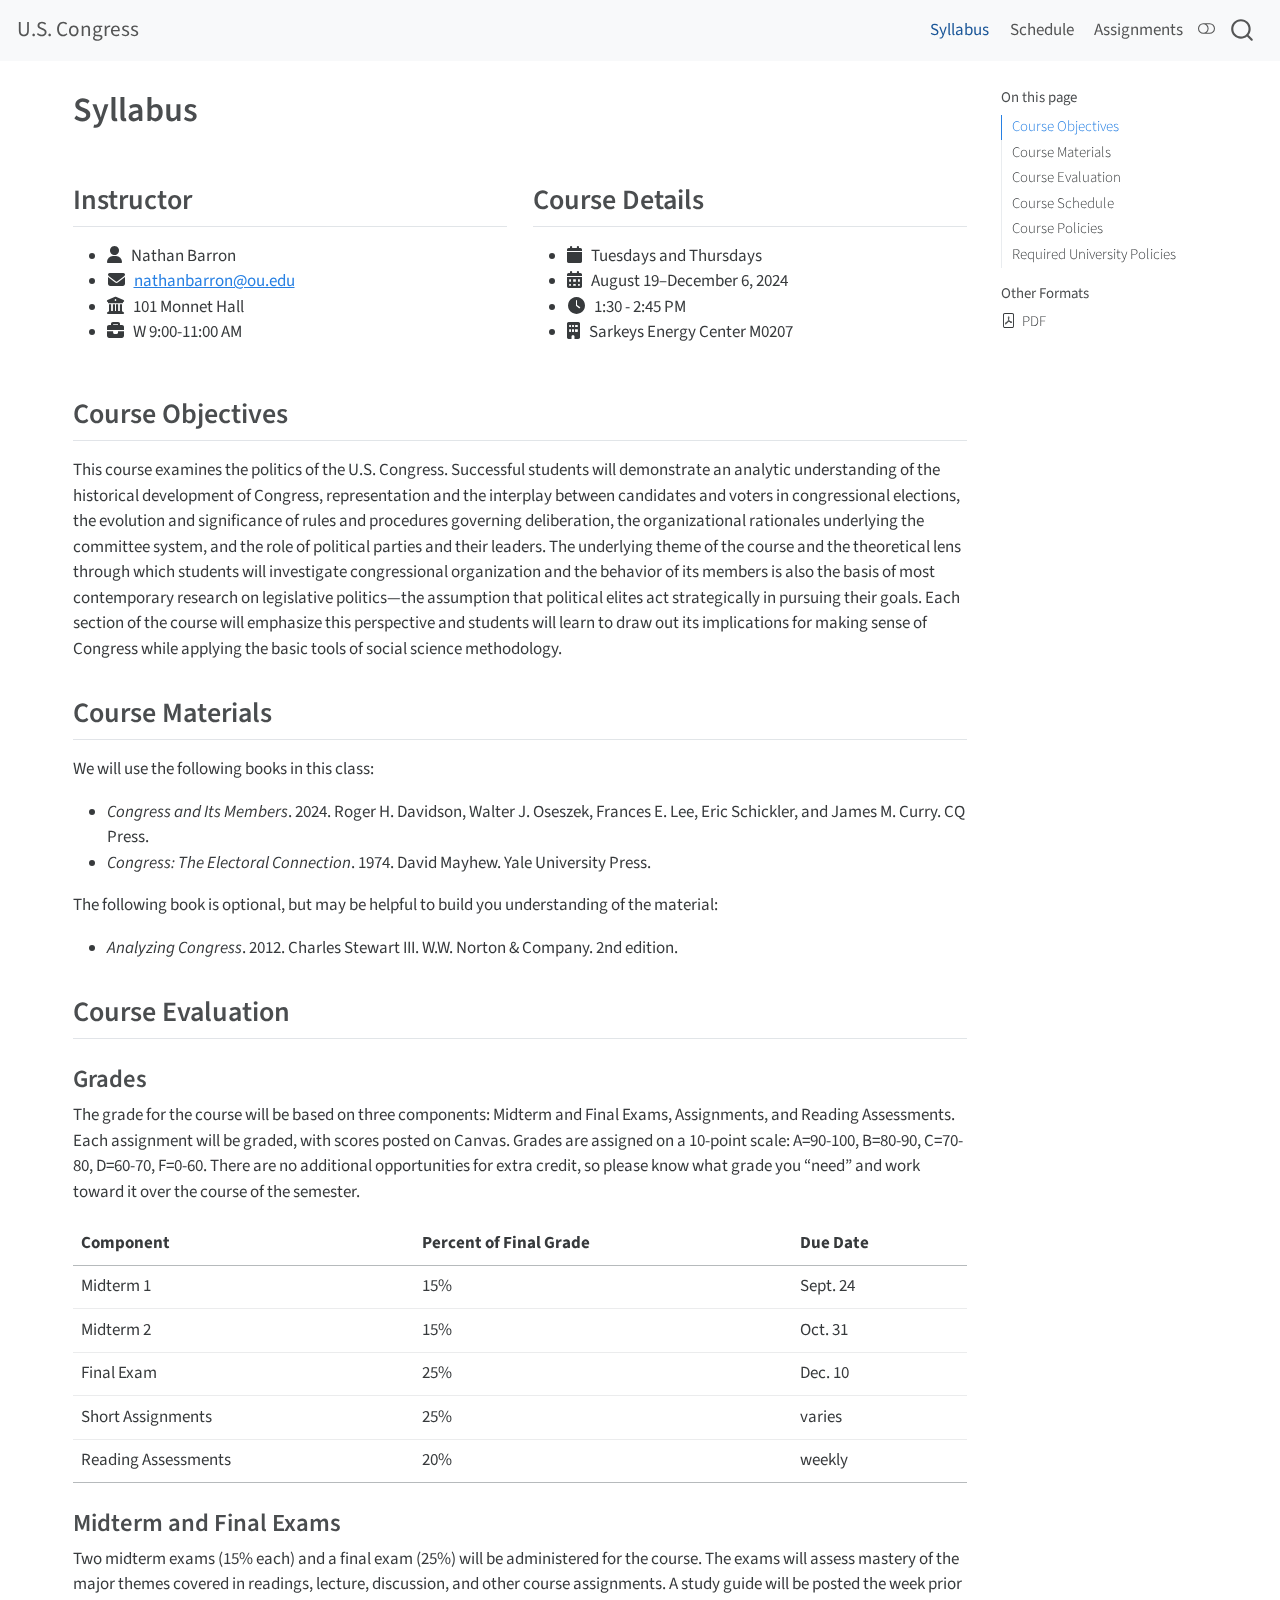
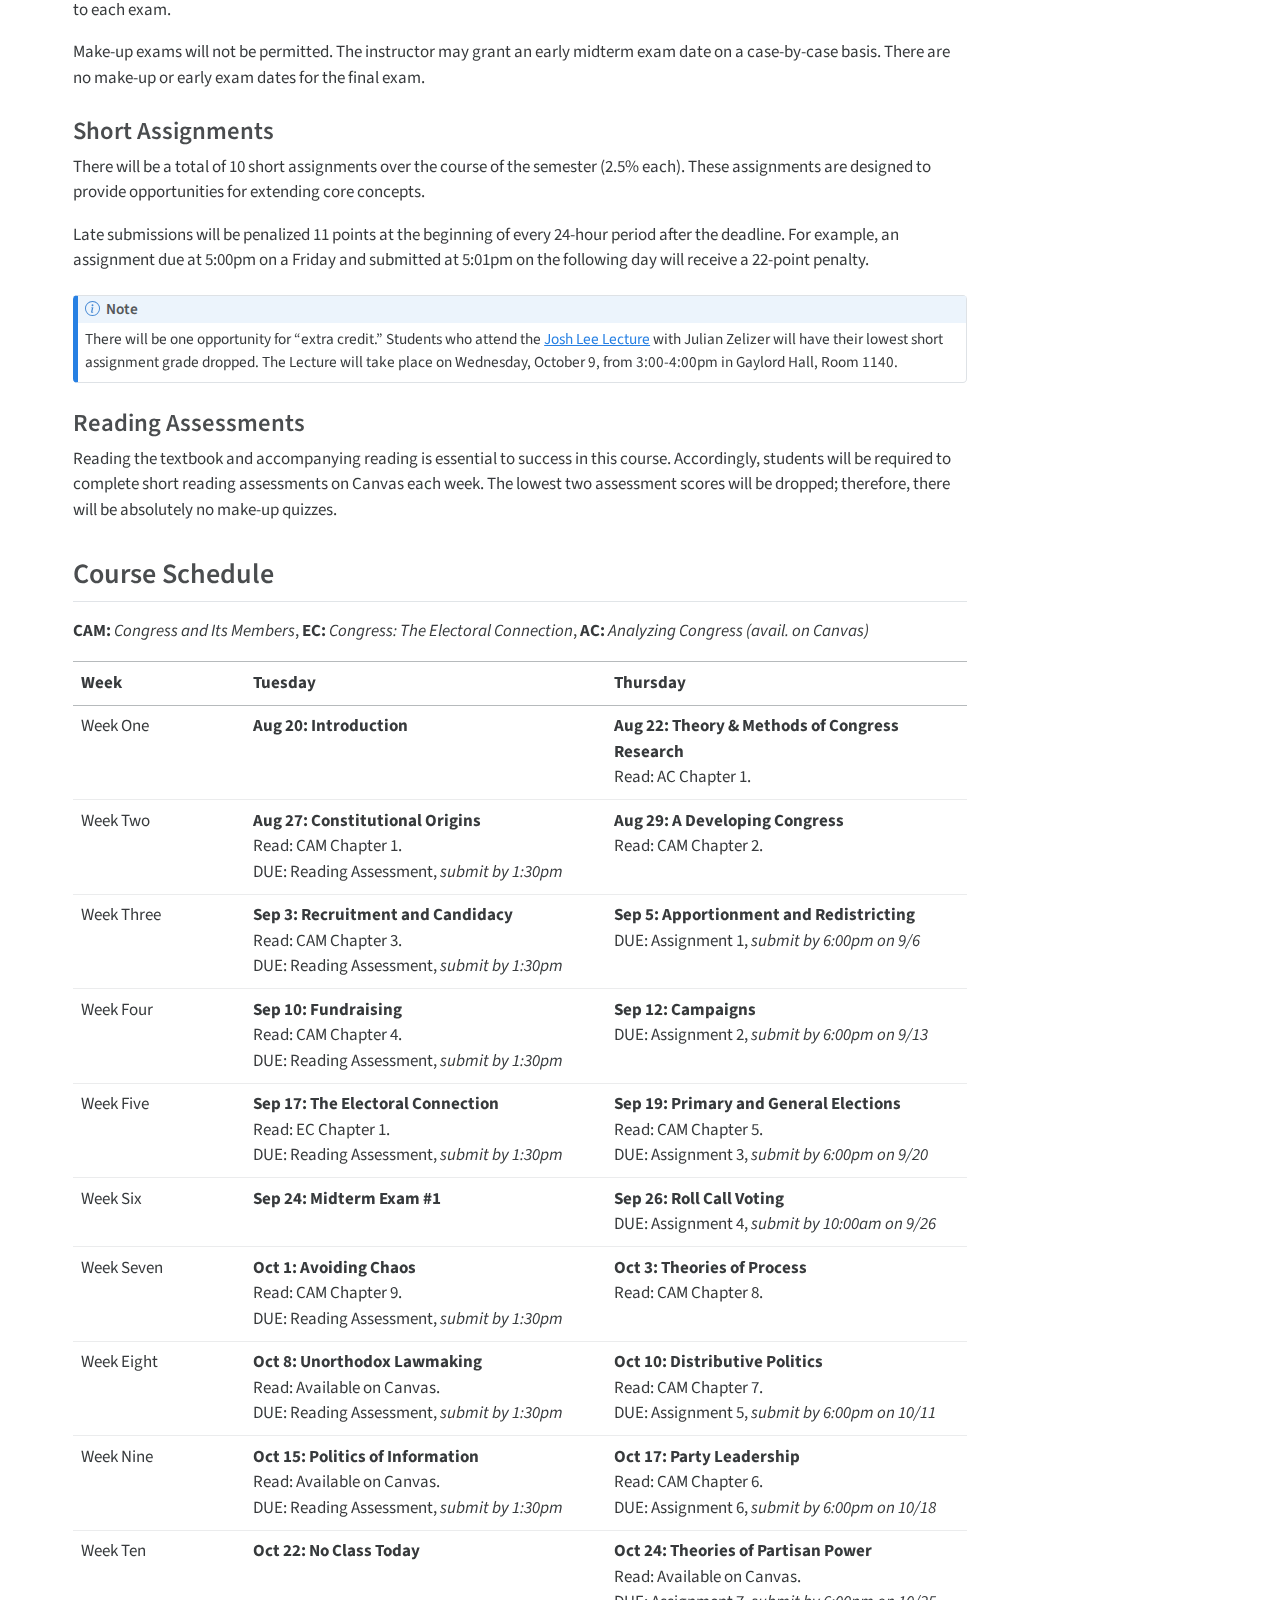
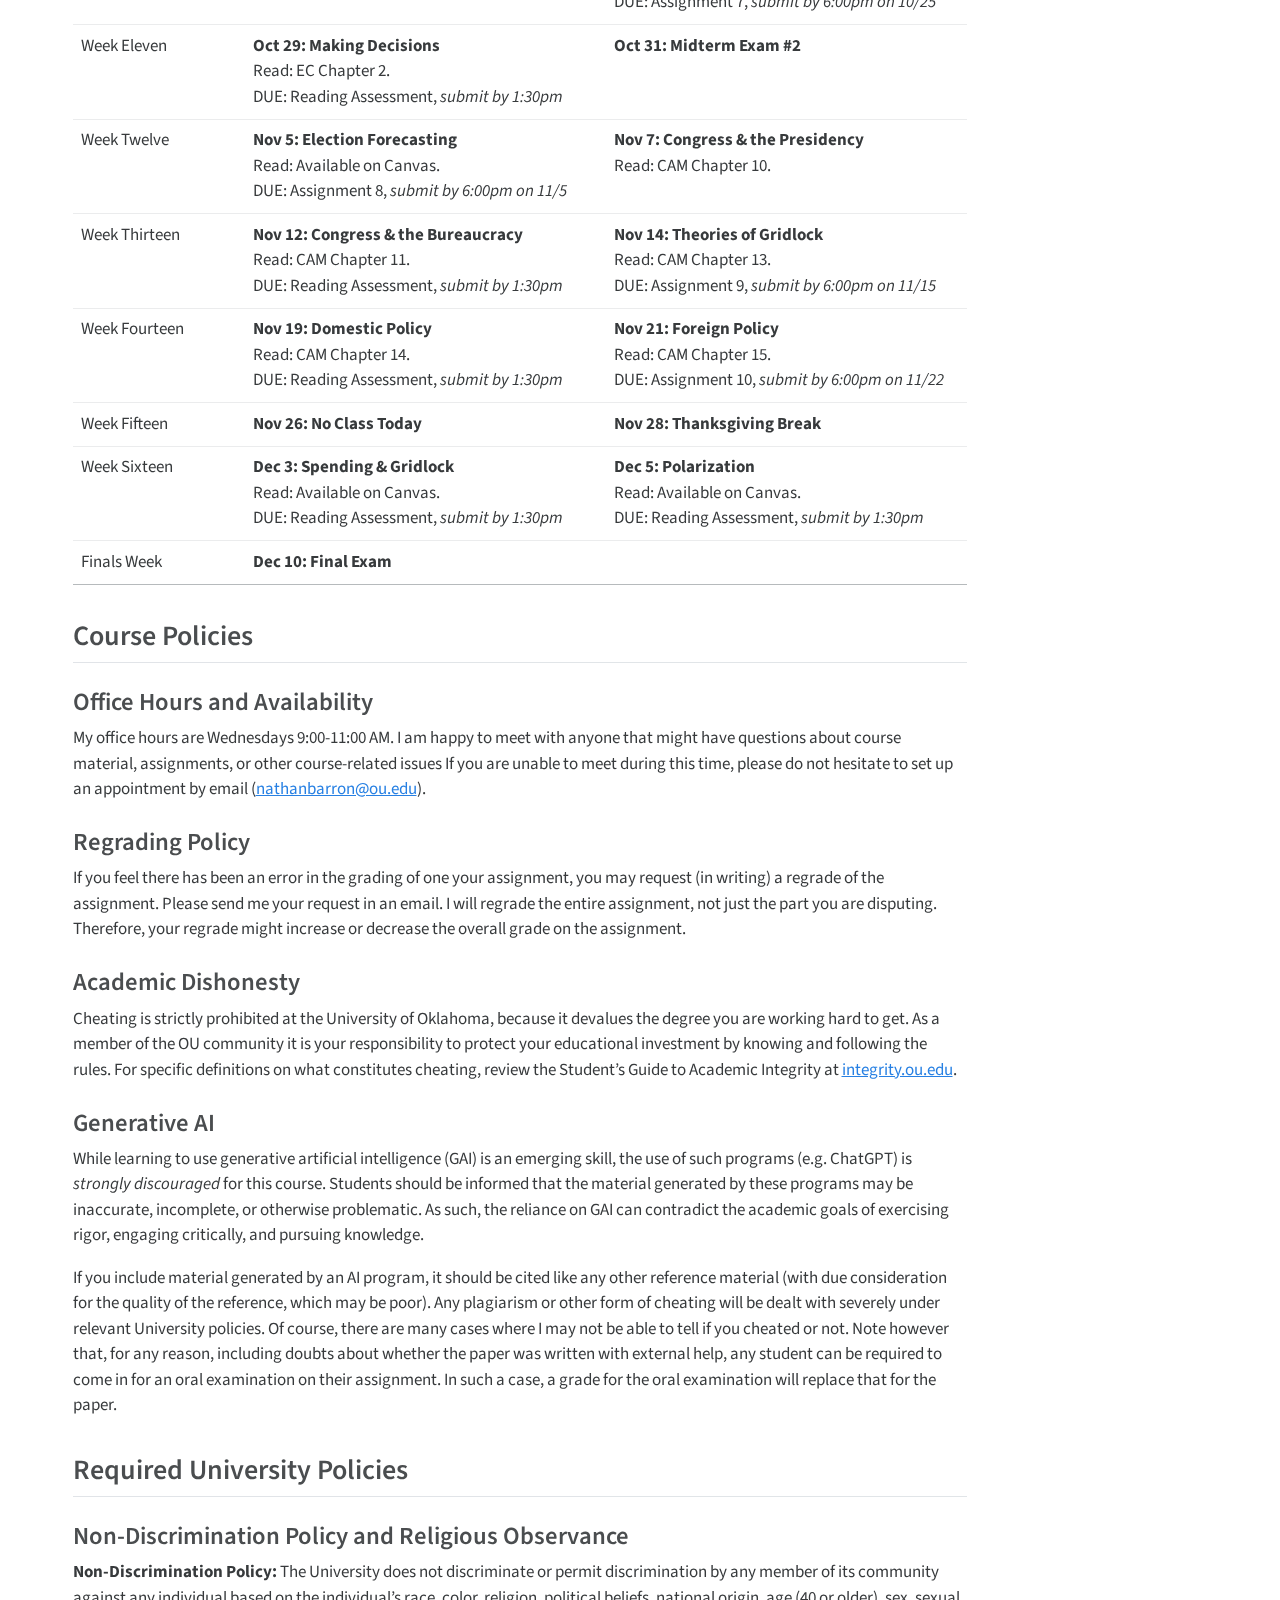
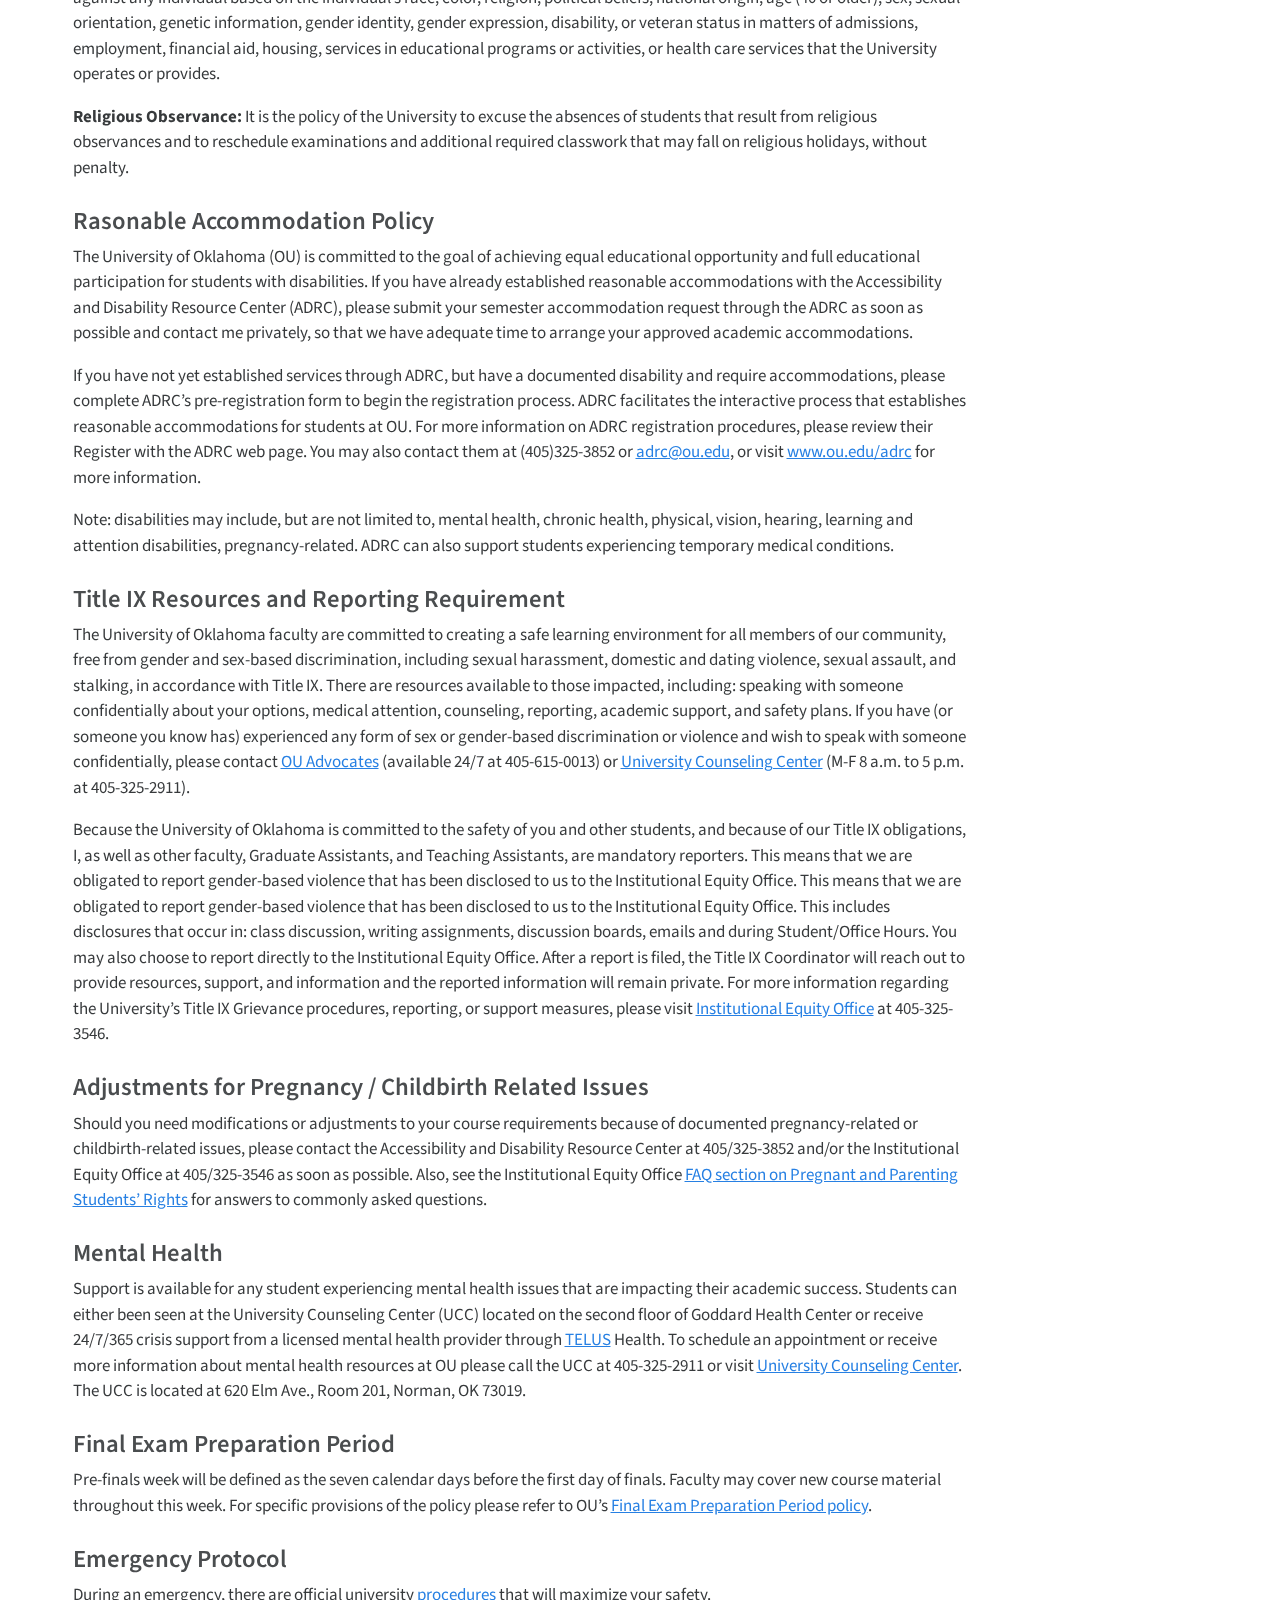
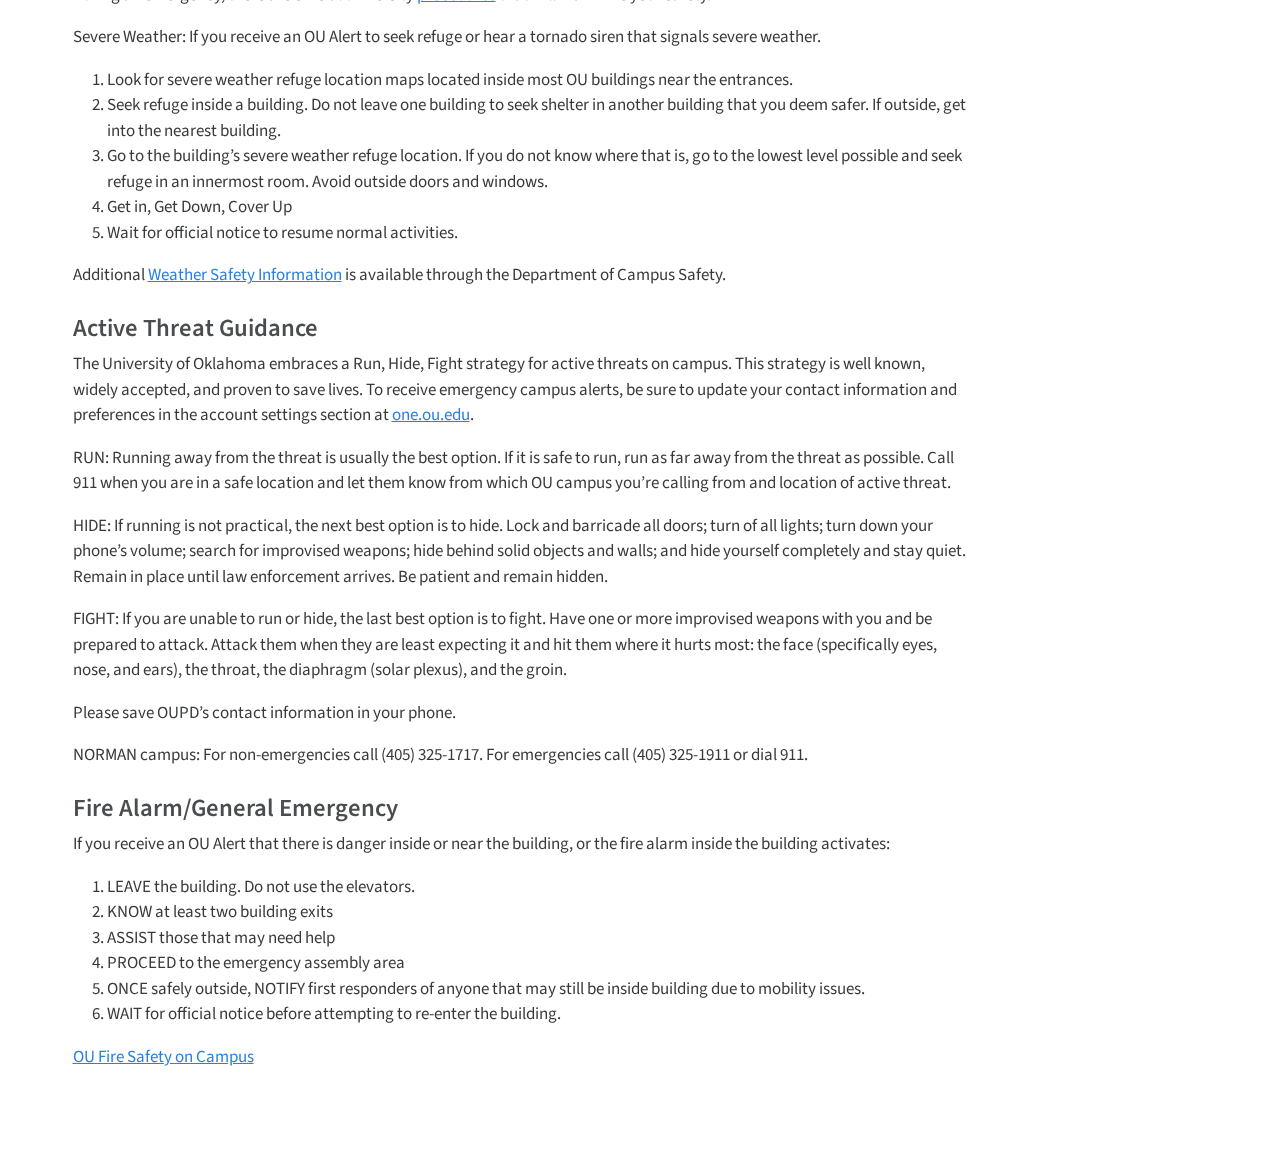
<file: docs/pages/syllabus.html>
<!DOCTYPE html>
<html xmlns="http://www.w3.org/1999/xhtml" lang="en" xml:lang="en"><head>

<meta charset="utf-8">
<meta name="generator" content="quarto-1.3.433">

<meta name="viewport" content="width=device-width, initial-scale=1.0, user-scalable=yes">


<title>U.S. Congress - Syllabus</title>
<style>
code{white-space: pre-wrap;}
span.smallcaps{font-variant: small-caps;}
div.columns{display: flex; gap: min(4vw, 1.5em);}
div.column{flex: auto; overflow-x: auto;}
div.hanging-indent{margin-left: 1.5em; text-indent: -1.5em;}
ul.task-list{list-style: none;}
ul.task-list li input[type="checkbox"] {
  width: 0.8em;
  margin: 0 0.8em 0.2em -1em; /* quarto-specific, see https://github.com/quarto-dev/quarto-cli/issues/4556 */ 
  vertical-align: middle;
}
</style>


<script src="../site_libs/quarto-nav/quarto-nav.js"></script>
<script src="../site_libs/quarto-nav/headroom.min.js"></script>
<script src="../site_libs/clipboard/clipboard.min.js"></script>
<script src="../site_libs/quarto-search/autocomplete.umd.js"></script>
<script src="../site_libs/quarto-search/fuse.min.js"></script>
<script src="../site_libs/quarto-search/quarto-search.js"></script>
<meta name="quarto:offset" content="../">
<script src="../site_libs/quarto-html/quarto.js"></script>
<script src="../site_libs/quarto-html/popper.min.js"></script>
<script src="../site_libs/quarto-html/tippy.umd.min.js"></script>
<script src="../site_libs/quarto-html/anchor.min.js"></script>
<link href="../site_libs/quarto-html/tippy.css" rel="stylesheet">
<link href="../site_libs/quarto-html/quarto-syntax-highlighting.css" rel="stylesheet" class="quarto-color-scheme" id="quarto-text-highlighting-styles">
<link href="../site_libs/quarto-html/quarto-syntax-highlighting-dark.css" rel="prefetch" class="quarto-color-scheme quarto-color-alternate" id="quarto-text-highlighting-styles">
<script src="../site_libs/bootstrap/bootstrap.min.js"></script>
<link href="../site_libs/bootstrap/bootstrap-icons.css" rel="stylesheet">
<link href="../site_libs/bootstrap/bootstrap.min.css" rel="stylesheet" class="quarto-color-scheme" id="quarto-bootstrap" data-mode="light">
<link href="../site_libs/bootstrap/bootstrap-dark.min.css" rel="prefetch" class="quarto-color-scheme quarto-color-alternate" id="quarto-bootstrap" data-mode="dark">
<link href="../site_libs/quarto-contrib/fontawesome6-0.1.0/all.css" rel="stylesheet">
<link href="../site_libs/quarto-contrib/fontawesome6-0.1.0/latex-fontsize.css" rel="stylesheet">
<script id="quarto-search-options" type="application/json">{
  "location": "navbar",
  "copy-button": false,
  "collapse-after": 3,
  "panel-placement": "end",
  "type": "overlay",
  "limit": 20,
  "language": {
    "search-no-results-text": "No results",
    "search-matching-documents-text": "matching documents",
    "search-copy-link-title": "Copy link to search",
    "search-hide-matches-text": "Hide additional matches",
    "search-more-match-text": "more match in this document",
    "search-more-matches-text": "more matches in this document",
    "search-clear-button-title": "Clear",
    "search-detached-cancel-button-title": "Cancel",
    "search-submit-button-title": "Submit",
    "search-label": "Search"
  }
}</script>


<link rel="stylesheet" href="../styles.css">
</head>

<body class="nav-fixed">

<div id="quarto-search-results"></div>
  <header id="quarto-header" class="headroom fixed-top">
    <nav class="navbar navbar-expand-lg navbar-dark ">
      <div class="navbar-container container-fluid">
      <div class="navbar-brand-container">
    <a class="navbar-brand" href="../index.html">
    <span class="navbar-title">U.S. Congress</span>
    </a>
  </div>
            <div id="quarto-search" class="" title="Search"></div>
          <button class="navbar-toggler" type="button" data-bs-toggle="collapse" data-bs-target="#navbarCollapse" aria-controls="navbarCollapse" aria-expanded="false" aria-label="Toggle navigation" onclick="if (window.quartoToggleHeadroom) { window.quartoToggleHeadroom(); }">
  <span class="navbar-toggler-icon"></span>
</button>
          <div class="collapse navbar-collapse" id="navbarCollapse">
            <ul class="navbar-nav navbar-nav-scroll ms-auto">
  <li class="nav-item">
    <a class="nav-link active" href="../pages/syllabus.html" rel="" target="" aria-current="page">
 <span class="menu-text">Syllabus</span></a>
  </li>  
  <li class="nav-item">
    <a class="nav-link" href="../pages/schedule.html" rel="" target="">
 <span class="menu-text">Schedule</span></a>
  </li>  
  <li class="nav-item">
    <a class="nav-link" href="../pages/assignments.html" rel="" target="">
 <span class="menu-text">Assignments</span></a>
  </li>  
</ul>
            <div class="quarto-navbar-tools">
  <a href="" class="quarto-color-scheme-toggle quarto-navigation-tool  px-1" onclick="window.quartoToggleColorScheme(); return false;" title="Toggle dark mode"><i class="bi"></i></a>
</div>
          </div> <!-- /navcollapse -->
      </div> <!-- /container-fluid -->
    </nav>
</header>
<!-- content -->
<div id="quarto-content" class="quarto-container page-columns page-rows-contents page-layout-full page-navbar">
<!-- sidebar -->
<!-- margin-sidebar -->
    <div id="quarto-margin-sidebar" class="sidebar margin-sidebar">
        <nav id="TOC" role="doc-toc" class="toc-active">
    <h2 id="toc-title">On this page</h2>
   
  <ul>
  <li><a href="#course-objectives" id="toc-course-objectives" class="nav-link active" data-scroll-target="#course-objectives">Course Objectives</a></li>
  <li><a href="#course-materials" id="toc-course-materials" class="nav-link" data-scroll-target="#course-materials">Course Materials</a></li>
  <li><a href="#course-evaluation" id="toc-course-evaluation" class="nav-link" data-scroll-target="#course-evaluation">Course Evaluation</a>
  <ul class="collapse">
  <li><a href="#grades" id="toc-grades" class="nav-link" data-scroll-target="#grades">Grades</a></li>
  <li><a href="#midterm-and-final-exams" id="toc-midterm-and-final-exams" class="nav-link" data-scroll-target="#midterm-and-final-exams">Midterm and Final Exams</a></li>
  <li><a href="#short-assignments" id="toc-short-assignments" class="nav-link" data-scroll-target="#short-assignments">Short Assignments</a></li>
  <li><a href="#reading-assessments" id="toc-reading-assessments" class="nav-link" data-scroll-target="#reading-assessments">Reading Assessments</a></li>
  </ul></li>
  <li><a href="#course-schedule" id="toc-course-schedule" class="nav-link" data-scroll-target="#course-schedule">Course Schedule</a></li>
  <li><a href="#course-policies" id="toc-course-policies" class="nav-link" data-scroll-target="#course-policies">Course Policies</a>
  <ul class="collapse">
  <li><a href="#office-hours-and-availability" id="toc-office-hours-and-availability" class="nav-link" data-scroll-target="#office-hours-and-availability">Office Hours and Availability</a></li>
  <li><a href="#regrading-policy" id="toc-regrading-policy" class="nav-link" data-scroll-target="#regrading-policy">Regrading Policy</a></li>
  <li><a href="#academic-dishonesty" id="toc-academic-dishonesty" class="nav-link" data-scroll-target="#academic-dishonesty">Academic Dishonesty</a></li>
  <li><a href="#generative-ai" id="toc-generative-ai" class="nav-link" data-scroll-target="#generative-ai">Generative AI</a></li>
  </ul></li>
  <li><a href="#required-university-policies" id="toc-required-university-policies" class="nav-link" data-scroll-target="#required-university-policies">Required University Policies</a>
  <ul class="collapse">
  <li><a href="#non-discrimination-policy-and-religious-observance" id="toc-non-discrimination-policy-and-religious-observance" class="nav-link" data-scroll-target="#non-discrimination-policy-and-religious-observance">Non-Discrimination Policy and Religious Observance</a></li>
  <li><a href="#rasonable-accommodation-policy" id="toc-rasonable-accommodation-policy" class="nav-link" data-scroll-target="#rasonable-accommodation-policy">Rasonable Accommodation Policy</a></li>
  <li><a href="#title-ix-resources-and-reporting-requirement" id="toc-title-ix-resources-and-reporting-requirement" class="nav-link" data-scroll-target="#title-ix-resources-and-reporting-requirement">Title IX Resources and Reporting Requirement</a></li>
  <li><a href="#adjustments-for-pregnancy-childbirth-related-issues" id="toc-adjustments-for-pregnancy-childbirth-related-issues" class="nav-link" data-scroll-target="#adjustments-for-pregnancy-childbirth-related-issues">Adjustments for Pregnancy / Childbirth Related Issues</a></li>
  <li><a href="#mental-health" id="toc-mental-health" class="nav-link" data-scroll-target="#mental-health">Mental Health</a></li>
  <li><a href="#final-exam-preparation-period" id="toc-final-exam-preparation-period" class="nav-link" data-scroll-target="#final-exam-preparation-period">Final Exam Preparation Period</a></li>
  <li><a href="#emergency-protocol" id="toc-emergency-protocol" class="nav-link" data-scroll-target="#emergency-protocol">Emergency Protocol</a></li>
  <li><a href="#active-threat-guidance" id="toc-active-threat-guidance" class="nav-link" data-scroll-target="#active-threat-guidance">Active Threat Guidance</a></li>
  <li><a href="#fire-alarmgeneral-emergency" id="toc-fire-alarmgeneral-emergency" class="nav-link" data-scroll-target="#fire-alarmgeneral-emergency">Fire Alarm/General Emergency</a></li>
  </ul></li>
  </ul>
<div class="quarto-alternate-formats"><h2>Other Formats</h2><ul><li><a href="syllabus.pdf"><i class="bi bi-file-pdf"></i>PDF</a></li></ul></div></nav>
    </div>
<!-- main -->
<main class="content column-page-left" id="quarto-document-content">

<header id="title-block-header" class="quarto-title-block default">
<div class="quarto-title">
<h1 class="title">Syllabus</h1>
</div>



<div class="quarto-title-meta">

    
  
    
  </div>
  

</header>

<div class="grid course-details course-details-smaller">
<section id="instructor" class="level2 g-col-6">
<h2 class="anchored" data-anchor-id="instructor">Instructor</h2>
<ul>
<li><i class="fa-solid fa-user" aria-label="user"></i> &nbsp; Nathan Barron</li>
<li><i class="fa-solid fa-envelope" aria-label="envelope"></i> &nbsp; <a href="mailto:nathanbarron@ou.edu">nathanbarron@ou.edu</a></li>
<li><i class="fa-solid fa-university" aria-label="university"></i> &nbsp; 101 Monnet Hall</li>
<li><i class="fa-solid fa-briefcase" aria-label="briefcase"></i> &nbsp; W 9:00-11:00 AM</li>
</ul>
</section>
<section id="course-details" class="level2 g-col-6">
<h2 class="anchored" data-anchor-id="course-details">Course Details</h2>
<ul>
<li><i class="fa-solid fa-calendar" aria-label="calendar"></i> &nbsp; Tuesdays and Thursdays</li>
<li><i class="fa-solid fa-calendar-alt" aria-label="calendar-alt"></i> &nbsp; August 19–December 6, 2024</li>
<li><i class="fa-solid fa-clock" aria-label="clock"></i> &nbsp; 1:30 - 2:45 PM</li>
<li><i class="fa-solid fa-building" aria-label="building"></i> &nbsp; Sarkeys Energy Center M0207</li>
</ul>
</section>
</div>
<section id="course-objectives" class="level2">
<h2 class="anchored" data-anchor-id="course-objectives">Course Objectives</h2>
<p>This course examines the politics of the U.S. Congress. Successful students will demonstrate an analytic understanding of the historical development of Congress, representation and the interplay between candidates and voters in congressional elections, the evolution and significance of rules and procedures governing deliberation, the organizational rationales underlying the committee system, and the role of political parties and their leaders. The underlying theme of the course and the theoretical lens through which students will investigate congressional organization and the behavior of its members is also the basis of most contemporary research on legislative politics—the assumption that political elites act strategically in pursuing their goals. Each section of the course will emphasize this perspective and students will learn to draw out its implications for making sense of Congress while applying the basic tools of social science methodology.</p>
</section>
<section id="course-materials" class="level2">
<h2 class="anchored" data-anchor-id="course-materials">Course Materials</h2>
<p>We will use the following books in this class:</p>
<ul>
<li><em>Congress and Its Members</em>. 2024. Roger H. Davidson, Walter J. Oseszek, Frances E. Lee, Eric Schickler, and James M. Curry. CQ Press.</li>
<li><em>Congress: The Electoral Connection</em>. 1974. David Mayhew. Yale University Press.</li>
</ul>
<p>The following book is optional, but may be helpful to build you understanding of the material:</p>
<ul>
<li><em>Analyzing Congress</em>. 2012. Charles Stewart III. W.W. Norton &amp; Company. 2nd edition.</li>
</ul>
</section>
<section id="course-evaluation" class="level2">
<h2 class="anchored" data-anchor-id="course-evaluation">Course Evaluation</h2>
<section id="grades" class="level3">
<h3 class="anchored" data-anchor-id="grades">Grades</h3>
<p>The grade for the course will be based on three components: Midterm and Final Exams, Assignments, and Reading Assessments. Each assignment will be graded, with scores posted on Canvas. Grades are assigned on a 10-point scale: A=90-100, B=80-90, C=70-80, D=60-70, F=0-60. There are no additional opportunities for extra credit, so please know what grade you “need” and work toward it over the course of the semester.</p>
<table class="table">
<thead>
<tr class="header">
<th style="text-align: left;">Component</th>
<th style="text-align: left;">Percent of Final Grade</th>
<th style="text-align: left;">Due Date</th>
</tr>
</thead>
<tbody>
<tr class="odd">
<td style="text-align: left;">Midterm 1</td>
<td style="text-align: left;">15%</td>
<td style="text-align: left;">Sept.&nbsp;24</td>
</tr>
<tr class="even">
<td style="text-align: left;">Midterm 2</td>
<td style="text-align: left;">15%</td>
<td style="text-align: left;">Oct.&nbsp;31</td>
</tr>
<tr class="odd">
<td style="text-align: left;">Final Exam</td>
<td style="text-align: left;">25%</td>
<td style="text-align: left;">Dec.&nbsp;10</td>
</tr>
<tr class="even">
<td style="text-align: left;">Short Assignments</td>
<td style="text-align: left;">25%</td>
<td style="text-align: left;">varies</td>
</tr>
<tr class="odd">
<td style="text-align: left;">Reading Assessments</td>
<td style="text-align: left;">20%</td>
<td style="text-align: left;">weekly</td>
</tr>
</tbody>
</table>
</section>
<section id="midterm-and-final-exams" class="level3">
<h3 class="anchored" data-anchor-id="midterm-and-final-exams">Midterm and Final Exams</h3>
<p>Two midterm exams (15% each) and a final exam (25%) will be administered for the course. The exams will assess mastery of the major themes covered in readings, lecture, discussion, and other course assignments. A study guide will be posted the week prior to each exam.</p>
<p>Make-up exams will not be permitted. The instructor may grant an early midterm exam date on a case-by-case basis. There are no make-up or early exam dates for the final exam.</p>
</section>
<section id="short-assignments" class="level3">
<h3 class="anchored" data-anchor-id="short-assignments">Short Assignments</h3>
<p>There will be a total of 10 short assignments over the course of the semester (2.5% each). These assignments are designed to provide opportunities for extending core concepts.</p>
<p>Late submissions will be penalized 11 points at the beginning of every 24-hour period after the deadline. For example, an assignment due at 5:00pm on a Friday and submitted at 5:01pm on the following day will receive a 22-point penalty.</p>
<div class="callout callout-style-default callout-note callout-titled">
<div class="callout-header d-flex align-content-center">
<div class="callout-icon-container">
<i class="callout-icon"></i>
</div>
<div class="callout-title-container flex-fill">
Note
</div>
</div>
<div class="callout-body-container callout-body">
<p>There will be one opportunity for “extra credit.” Students who attend the <a href="https://www.ou.edu/carlalbertcenter/events/josh-lee-lecture/2024-josh-lee-lecture---julian-zelizer">Josh Lee Lecture</a> with Julian Zelizer will have their lowest short assignment grade dropped. The Lecture will take place on Wednesday, October 9, from 3:00-4:00pm in Gaylord Hall, Room 1140.</p>
</div>
</div>
</section>
<section id="reading-assessments" class="level3">
<h3 class="anchored" data-anchor-id="reading-assessments">Reading Assessments</h3>
<p>Reading the textbook and accompanying reading is essential to success in this course. Accordingly, students will be required to complete short reading assessments on Canvas each week. The lowest two assessment scores will be dropped; therefore, there will be absolutely no make-up quizzes.</p>
</section>
</section>
<section id="course-schedule" class="level2">
<h2 class="anchored" data-anchor-id="course-schedule">Course Schedule</h2>
<p><strong>CAM:</strong> <em>Congress and Its Members</em>, <strong>EC:</strong> <em>Congress: The Electoral Connection</em>, <strong>AC:</strong> <em>Analyzing Congress (avail. on Canvas)</em></p>
<table class="table">
<colgroup>
<col style="width: 19%">
<col style="width: 40%">
<col style="width: 40%">
</colgroup>
<thead>
<tr class="header">
<th style="text-align: left;">Week</th>
<th style="text-align: left;">Tuesday</th>
<th style="text-align: left;">Thursday</th>
</tr>
</thead>
<tbody>
<tr class="odd">
<td style="text-align: left;">Week One</td>
<td style="text-align: left;"><strong>Aug 20: Introduction</strong></td>
<td style="text-align: left;"><strong>Aug 22: Theory &amp; Methods of Congress Research</strong> <br> Read: AC Chapter 1.</td>
</tr>
<tr class="even">
<td style="text-align: left;">Week Two</td>
<td style="text-align: left;"><strong>Aug 27: Constitutional Origins</strong> <br>Read: CAM Chapter 1. <br>DUE: Reading Assessment, <em>submit by 1:30pm</em></td>
<td style="text-align: left;"><strong>Aug 29: A Developing Congress</strong> <br>Read: CAM Chapter 2.</td>
</tr>
<tr class="odd">
<td style="text-align: left;">Week Three</td>
<td style="text-align: left;"><strong>Sep 3: Recruitment and Candidacy</strong> <br>Read: CAM Chapter 3. <br>DUE: Reading Assessment, <em>submit by 1:30pm</em></td>
<td style="text-align: left;"><strong>Sep 5: Apportionment and Redistricting</strong> <br>DUE: Assignment 1, <em>submit by 6:00pm on 9/6</em></td>
</tr>
<tr class="even">
<td style="text-align: left;">Week Four</td>
<td style="text-align: left;"><strong>Sep 10: Fundraising</strong> <br>Read: CAM Chapter 4. <br> DUE: Reading Assessment, <em>submit by 1:30pm</em></td>
<td style="text-align: left;"><strong>Sep 12: Campaigns</strong> <br>DUE: Assignment 2, <em>submit by 6:00pm on 9/13</em></td>
</tr>
<tr class="odd">
<td style="text-align: left;">Week Five</td>
<td style="text-align: left;"><strong>Sep 17: The Electoral Connection</strong> <br>Read: EC Chapter 1. <br>DUE: Reading Assessment, <em>submit by 1:30pm</em></td>
<td style="text-align: left;"><strong>Sep 19: Primary and General Elections</strong> <br>Read: CAM Chapter 5. <br>DUE: Assignment 3, <em>submit by 6:00pm on 9/20</em></td>
</tr>
<tr class="even">
<td style="text-align: left;">Week Six</td>
<td style="text-align: left;"><strong>Sep 24: Midterm Exam #1</strong></td>
<td style="text-align: left;"><strong>Sep 26: Roll Call Voting</strong> <br>DUE: Assignment 4, <em>submit by 10:00am on 9/26</em></td>
</tr>
<tr class="odd">
<td style="text-align: left;">Week Seven</td>
<td style="text-align: left;"><strong>Oct 1: Avoiding Chaos</strong> <br>Read: CAM Chapter 9. <br>DUE: Reading Assessment, <em>submit by 1:30pm</em></td>
<td style="text-align: left;"><strong>Oct 3: Theories of Process</strong> <br>Read: CAM Chapter 8.</td>
</tr>
<tr class="even">
<td style="text-align: left;">Week Eight</td>
<td style="text-align: left;"><strong>Oct 8: Unorthodox Lawmaking</strong> <br>Read: Available on Canvas. <br>DUE: Reading Assessment, <em>submit by 1:30pm</em></td>
<td style="text-align: left;"><strong>Oct 10: Distributive Politics</strong> <br>Read: CAM Chapter 7. <br>DUE: Assignment 5, <em>submit by 6:00pm on 10/11</em></td>
</tr>
<tr class="odd">
<td style="text-align: left;">Week Nine</td>
<td style="text-align: left;"><strong>Oct 15: Politics of Information</strong> <br>Read: Available on Canvas. <br>DUE: Reading Assessment, <em>submit by 1:30pm</em></td>
<td style="text-align: left;"><strong>Oct 17: Party Leadership</strong> <br>Read: CAM Chapter 6. <br>DUE: Assignment 6, <em>submit by 6:00pm on 10/18</em></td>
</tr>
<tr class="even">
<td style="text-align: left;">Week Ten</td>
<td style="text-align: left;"><strong>Oct 22: No Class Today</strong></td>
<td style="text-align: left;"><strong>Oct 24: Theories of Partisan Power</strong> <br>Read: Available on Canvas. <br>DUE: Assignment 7, <em>submit by 6:00pm on 10/25</em></td>
</tr>
<tr class="odd">
<td style="text-align: left;">Week Eleven</td>
<td style="text-align: left;"><strong>Oct 29: Making Decisions</strong> <br>Read: EC Chapter 2. <br>DUE: Reading Assessment, <em>submit by 1:30pm</em></td>
<td style="text-align: left;"><strong>Oct 31: Midterm Exam #2</strong></td>
</tr>
<tr class="even">
<td style="text-align: left;">Week Twelve</td>
<td style="text-align: left;"><strong>Nov 5: Election Forecasting</strong> <br>Read: Available on Canvas. <br>DUE: Assignment 8, <em>submit by 6:00pm on 11/5</em></td>
<td style="text-align: left;"><strong>Nov 7: Congress &amp; the Presidency</strong> <br>Read: CAM Chapter 10.</td>
</tr>
<tr class="odd">
<td style="text-align: left;">Week Thirteen</td>
<td style="text-align: left;"><strong>Nov 12: Congress &amp; the Bureaucracy</strong> <br>Read: CAM Chapter 11. <br>DUE: Reading Assessment, <em>submit by 1:30pm</em></td>
<td style="text-align: left;"><strong>Nov 14: Theories of Gridlock</strong> <br>Read: CAM Chapter 13. <br>DUE: Assignment 9, <em>submit by 6:00pm on 11/15</em></td>
</tr>
<tr class="even">
<td style="text-align: left;">Week Fourteen</td>
<td style="text-align: left;"><strong>Nov 19: Domestic Policy</strong> <br>Read: CAM Chapter 14. <br>DUE: Reading Assessment, <em>submit by 1:30pm</em></td>
<td style="text-align: left;"><strong>Nov 21: Foreign Policy</strong> <br>Read: CAM Chapter 15. <br>DUE: Assignment 10, <em>submit by 6:00pm on 11/22</em></td>
</tr>
<tr class="odd">
<td style="text-align: left;">Week Fifteen</td>
<td style="text-align: left;"><strong>Nov 26: No Class Today</strong></td>
<td style="text-align: left;"><strong>Nov 28: Thanksgiving Break</strong></td>
</tr>
<tr class="even">
<td style="text-align: left;">Week Sixteen</td>
<td style="text-align: left;"><strong>Dec 3: Spending &amp; Gridlock</strong> <br>Read: Available on Canvas. <br>DUE: Reading Assessment, <em>submit by 1:30pm</em></td>
<td style="text-align: left;"><strong>Dec 5: Polarization</strong> <br>Read: Available on Canvas. <br>DUE: Reading Assessment, <em>submit by 1:30pm</em></td>
</tr>
<tr class="odd">
<td style="text-align: left;">Finals Week</td>
<td style="text-align: left;"><strong>Dec 10: Final Exam</strong></td>
<td style="text-align: left;"></td>
</tr>
</tbody>
</table>
</section>
<section id="course-policies" class="level2">
<h2 class="anchored" data-anchor-id="course-policies">Course Policies</h2>
<section id="office-hours-and-availability" class="level3">
<h3 class="anchored" data-anchor-id="office-hours-and-availability">Office Hours and Availability</h3>
<p>My office hours are Wednesdays 9:00-11:00 AM. I am happy to meet with anyone that might have questions about course material, assignments, or other course-related issues If you are unable to meet during this time, please do not hesitate to set up an appointment by email (<a href="mailto:nathanbarron@ou.edu">nathanbarron@ou.edu</a>).</p>
</section>
<section id="regrading-policy" class="level3">
<h3 class="anchored" data-anchor-id="regrading-policy">Regrading Policy</h3>
<p>If you feel there has been an error in the grading of one your assignment, you may request (in writing) a regrade of the assignment. Please send me your request in an email. I will regrade the entire assignment, not just the part you are disputing. Therefore, your regrade might increase or decrease the overall grade on the assignment.</p>
</section>
<section id="academic-dishonesty" class="level3">
<h3 class="anchored" data-anchor-id="academic-dishonesty">Academic Dishonesty</h3>
<p>Cheating is strictly prohibited at the University of Oklahoma, because it devalues the degree you are working hard to get. As a member of the OU community it is your responsibility to protect your educational investment by knowing and following the rules. For specific definitions on what constitutes cheating, review the Student’s Guide to Academic Integrity at <a href="https://www.ou.edu/integrity/students">integrity.ou.edu</a>.</p>
</section>
<section id="generative-ai" class="level3">
<h3 class="anchored" data-anchor-id="generative-ai">Generative AI</h3>
<p>While learning to use generative artificial intelligence (GAI) is an emerging skill, the use of such programs (e.g.&nbsp;ChatGPT) is <em>strongly discouraged</em> for this course. Students should be informed that the material generated by these programs may be inaccurate, incomplete, or otherwise problematic. As such, the reliance on GAI can contradict the academic goals of exercising rigor, engaging critically, and pursuing knowledge.</p>
<p>If you include material generated by an AI program, it should be cited like any other reference material (with due consideration for the quality of the reference, which may be poor). Any plagiarism or other form of cheating will be dealt with severely under relevant University policies. Of course, there are many cases where I may not be able to tell if you cheated or not. Note however that, for any reason, including doubts about whether the paper was written with external help, any student can be required to come in for an oral examination on their assignment. In such a case, a grade for the oral examination will replace that for the paper.</p>
</section>
</section>
<section id="required-university-policies" class="level2">
<h2 class="anchored" data-anchor-id="required-university-policies">Required University Policies</h2>
<section id="non-discrimination-policy-and-religious-observance" class="level3">
<h3 class="anchored" data-anchor-id="non-discrimination-policy-and-religious-observance">Non-Discrimination Policy and Religious Observance</h3>
<p><strong>Non-Discrimination Policy:</strong> The University does not discriminate or permit discrimination by any member of its community against any individual based on the individual’s race, color, religion, political beliefs, national origin, age (40 or older), sex, sexual orientation, genetic information, gender identity, gender expression, disability, or veteran status in matters of admissions, employment, financial aid, housing, services in educational programs or activities, or health care services that the University operates or provides.</p>
<p><strong>Religious Observance:</strong> It is the policy of the University to excuse the absences of students that result from religious observances and to reschedule examinations and additional required classwork that may fall on religious holidays, without penalty.</p>
</section>
<section id="rasonable-accommodation-policy" class="level3">
<h3 class="anchored" data-anchor-id="rasonable-accommodation-policy">Rasonable Accommodation Policy</h3>
<p>The University of Oklahoma (OU) is committed to the goal of achieving equal educational opportunity and full educational participation for students with disabilities. If you have already established reasonable accommodations with the Accessibility and Disability Resource Center (ADRC), please submit your semester accommodation request through the ADRC as soon as possible and contact me privately, so that we have adequate time to arrange your approved academic accommodations.</p>
<p>If you have not yet established services through ADRC, but have a documented disability and require accommodations, please complete ADRC’s pre-registration form to begin the registration process. ADRC facilitates the interactive process that establishes reasonable accommodations for students at OU. For more information on ADRC registration procedures, please review their Register with the ADRC web page. You may also contact them at (405)325-3852 or <a href="mailto:adrc@ou.edu">adrc@ou.edu</a>, or visit <a href="https://www.ou.edu/adrc">www.ou.edu/adrc</a> for more information.</p>
<p>Note: disabilities may include, but are not limited to, mental health, chronic health, physical, vision, hearing, learning and attention disabilities, pregnancy-related. ADRC can also support students experiencing temporary medical conditions.</p>
</section>
<section id="title-ix-resources-and-reporting-requirement" class="level3">
<h3 class="anchored" data-anchor-id="title-ix-resources-and-reporting-requirement">Title IX Resources and Reporting Requirement</h3>
<p>The University of Oklahoma faculty are committed to creating a safe learning environment for all members of our community, free from gender and sex-based discrimination, including sexual harassment, domestic and dating violence, sexual assault, and stalking, in accordance with Title IX. There are resources available to those impacted, including: speaking with someone confidentially about your options, medical attention, counseling, reporting, academic support, and safety plans. If you have (or someone you know has) experienced any form of sex or gender-based discrimination or violence and wish to speak with someone confidentially, please contact <a href="https://ou.edu/gec/gender-based-violence/advocates">OU Advocates</a> (available 24/7 at 405-615-0013) or <a href="https://www.ou.edu/ucc">University Counseling Center</a> (M-F 8 a.m. to 5 p.m. at 405-325-2911).</p>
<p>Because the University of Oklahoma is committed to the safety of you and other students, and because of our Title IX obligations, I, as well as other faculty, Graduate Assistants, and Teaching Assistants, are mandatory reporters. This means that we are obligated to report gender-based violence that has been disclosed to us to the Institutional Equity Office. This means that we are obligated to report gender-based violence that has been disclosed to us to the Institutional Equity Office. This includes disclosures that occur in: class discussion, writing assignments, discussion boards, emails and during Student/Office Hours. You may also choose to report directly to the Institutional Equity Office. After a report is filed, the Title IX Coordinator will reach out to provide resources, support, and information and the reported information will remain private. For more information regarding the University’s Title IX Grievance procedures, reporting, or support measures, please visit <a href="https://ou.edu/eoo">Institutional Equity Office</a> at 405-325-3546.</p>
</section>
<section id="adjustments-for-pregnancy-childbirth-related-issues" class="level3">
<h3 class="anchored" data-anchor-id="adjustments-for-pregnancy-childbirth-related-issues">Adjustments for Pregnancy / Childbirth Related Issues</h3>
<p>Should you need modifications or adjustments to your course requirements because of documented pregnancy-related or childbirth-related issues, please contact the Accessibility and Disability Resource Center at 405/325-3852 and/or the Institutional Equity Office at 405/325-3546 as soon as possible. Also, see the Institutional Equity Office <a href="https://www.ou.edu/eoo/faqs/pregnancy-faqs.html">FAQ section on Pregnant and Parenting Students’ Rights</a> for answers to commonly asked questions.</p>
</section>
<section id="mental-health" class="level3">
<h3 class="anchored" data-anchor-id="mental-health">Mental Health</h3>
<p>Support is available for any student experiencing mental health issues that are impacting their academic success. Students can either been seen at the University Counseling Center (UCC) located on the second floor of Goddard Health Center or receive 24/7/365 crisis support from a licensed mental health provider through <a href="https://www.ou.edu/ucc/online-therapy">TELUS</a> Health. To schedule an appointment or receive more information about mental health resources at OU please call the UCC at 405-325-2911 or visit <a href="https://www.ou.edu/ucc">University Counseling Center</a>. The UCC is located at 620 Elm Ave., Room 201, Norman, OK 73019.</p>
</section>
<section id="final-exam-preparation-period" class="level3">
<h3 class="anchored" data-anchor-id="final-exam-preparation-period">Final Exam Preparation Period</h3>
<p>Pre-finals week will be defined as the seven calendar days before the first day of finals. Faculty may cover new course material throughout this week. For specific provisions of the policy please refer to OU’s <a href="https://www.ou.edu/registrar/academic-records/academic-calendars/final-exam-schedule/final-exam-policies">Final Exam Preparation Period policy</a>.</p>
</section>
<section id="emergency-protocol" class="level3">
<h3 class="anchored" data-anchor-id="emergency-protocol">Emergency Protocol</h3>
<p>During an emergency, there are official university <a href="https://www.ou.edu/campussafety/policy-and-procedures">procedures</a> that will maximize your safety.</p>
<p>Severe Weather: If you receive an OU Alert to seek refuge or hear a tornado siren that signals severe weather.</p>
<ol type="1">
<li>Look for severe weather refuge location maps located inside most OU buildings near the entrances.</li>
<li>Seek refuge inside a building. Do not leave one building to seek shelter in another building that you deem safer. If outside, get into the nearest building.</li>
<li>Go to the building’s severe weather refuge location. If you do not know where that is, go to the lowest level possible and seek refuge in an innermost room. Avoid outside doors and windows.</li>
<li>Get in, Get Down, Cover Up</li>
<li>Wait for official notice to resume normal activities.</li>
</ol>
<p>Additional <a href="https://www.ou.edu/campussafety/divisions">Weather Safety Information</a> is available through the Department of Campus Safety.</p>
</section>
<section id="active-threat-guidance" class="level3">
<h3 class="anchored" data-anchor-id="active-threat-guidance">Active Threat Guidance</h3>
<p>The University of Oklahoma embraces a Run, Hide, Fight strategy for active threats on campus. This strategy is well known, widely accepted, and proven to save lives. To receive emergency campus alerts, be sure to update your contact information and preferences in the account settings section at <a href="https://one.ou.edu">one.ou.edu</a>.</p>
<p>RUN: Running away from the threat is usually the best option. If it is safe to run, run as far away from the threat as possible. Call 911 when you are in a safe location and let them know from which OU campus you’re calling from and location of active threat.</p>
<p>HIDE: If running is not practical, the next best option is to hide. Lock and barricade all doors; turn of all lights; turn down your phone’s volume; search for improvised weapons; hide behind solid objects and walls; and hide yourself completely and stay quiet. Remain in place until law enforcement arrives. Be patient and remain hidden.</p>
<p>FIGHT: If you are unable to run or hide, the last best option is to fight. Have one or more improvised weapons with you and be prepared to attack. Attack them when they are least expecting it and hit them where it hurts most: the face (specifically eyes, nose, and ears), the throat, the diaphragm (solar plexus), and the groin.</p>
<p>Please save OUPD’s contact information in your phone.</p>
<p>NORMAN campus: For non-emergencies call (405) 325-1717. For emergencies call (405) 325-1911 or dial 911.</p>
</section>
<section id="fire-alarmgeneral-emergency" class="level3">
<h3 class="anchored" data-anchor-id="fire-alarmgeneral-emergency">Fire Alarm/General Emergency</h3>
<p>If you receive an OU Alert that there is danger inside or near the building, or the fire alarm inside the building activates:</p>
<ol type="1">
<li>LEAVE the building. Do not use the elevators.</li>
<li>KNOW at least two building exits</li>
<li>ASSIST those that may need help</li>
<li>PROCEED to the emergency assembly area</li>
<li>ONCE safely outside, NOTIFY first responders of anyone that may still be inside building due to mobility issues.</li>
<li>WAIT for official notice before attempting to re-enter the building.</li>
</ol>
<p><a href="https://vimeo.com/125093634">OU Fire Safety on Campus</a></p>


</section>
</section>

</main> <!-- /main -->
<script id="quarto-html-after-body" type="application/javascript">
window.document.addEventListener("DOMContentLoaded", function (event) {
  const toggleBodyColorMode = (bsSheetEl) => {
    const mode = bsSheetEl.getAttribute("data-mode");
    const bodyEl = window.document.querySelector("body");
    if (mode === "dark") {
      bodyEl.classList.add("quarto-dark");
      bodyEl.classList.remove("quarto-light");
    } else {
      bodyEl.classList.add("quarto-light");
      bodyEl.classList.remove("quarto-dark");
    }
  }
  const toggleBodyColorPrimary = () => {
    const bsSheetEl = window.document.querySelector("link#quarto-bootstrap");
    if (bsSheetEl) {
      toggleBodyColorMode(bsSheetEl);
    }
  }
  toggleBodyColorPrimary();  
  const disableStylesheet = (stylesheets) => {
    for (let i=0; i < stylesheets.length; i++) {
      const stylesheet = stylesheets[i];
      stylesheet.rel = 'prefetch';
    }
  }
  const enableStylesheet = (stylesheets) => {
    for (let i=0; i < stylesheets.length; i++) {
      const stylesheet = stylesheets[i];
      stylesheet.rel = 'stylesheet';
    }
  }
  const manageTransitions = (selector, allowTransitions) => {
    const els = window.document.querySelectorAll(selector);
    for (let i=0; i < els.length; i++) {
      const el = els[i];
      if (allowTransitions) {
        el.classList.remove('notransition');
      } else {
        el.classList.add('notransition');
      }
    }
  }
  const toggleColorMode = (alternate) => {
    // Switch the stylesheets
    const alternateStylesheets = window.document.querySelectorAll('link.quarto-color-scheme.quarto-color-alternate');
    manageTransitions('#quarto-margin-sidebar .nav-link', false);
    if (alternate) {
      enableStylesheet(alternateStylesheets);
      for (const sheetNode of alternateStylesheets) {
        if (sheetNode.id === "quarto-bootstrap") {
          toggleBodyColorMode(sheetNode);
        }
      }
    } else {
      disableStylesheet(alternateStylesheets);
      toggleBodyColorPrimary();
    }
    manageTransitions('#quarto-margin-sidebar .nav-link', true);
    // Switch the toggles
    const toggles = window.document.querySelectorAll('.quarto-color-scheme-toggle');
    for (let i=0; i < toggles.length; i++) {
      const toggle = toggles[i];
      if (toggle) {
        if (alternate) {
          toggle.classList.add("alternate");     
        } else {
          toggle.classList.remove("alternate");
        }
      }
    }
    // Hack to workaround the fact that safari doesn't
    // properly recolor the scrollbar when toggling (#1455)
    if (navigator.userAgent.indexOf('Safari') > 0 && navigator.userAgent.indexOf('Chrome') == -1) {
      manageTransitions("body", false);
      window.scrollTo(0, 1);
      setTimeout(() => {
        window.scrollTo(0, 0);
        manageTransitions("body", true);
      }, 40);  
    }
  }
  const isFileUrl = () => { 
    return window.location.protocol === 'file:';
  }
  const hasAlternateSentinel = () => {  
    let styleSentinel = getColorSchemeSentinel();
    if (styleSentinel !== null) {
      return styleSentinel === "alternate";
    } else {
      return false;
    }
  }
  const setStyleSentinel = (alternate) => {
    const value = alternate ? "alternate" : "default";
    if (!isFileUrl()) {
      window.localStorage.setItem("quarto-color-scheme", value);
    } else {
      localAlternateSentinel = value;
    }
  }
  const getColorSchemeSentinel = () => {
    if (!isFileUrl()) {
      const storageValue = window.localStorage.getItem("quarto-color-scheme");
      return storageValue != null ? storageValue : localAlternateSentinel;
    } else {
      return localAlternateSentinel;
    }
  }
  let localAlternateSentinel = 'default';
  // Dark / light mode switch
  window.quartoToggleColorScheme = () => {
    // Read the current dark / light value 
    let toAlternate = !hasAlternateSentinel();
    toggleColorMode(toAlternate);
    setStyleSentinel(toAlternate);
  };
  // Ensure there is a toggle, if there isn't float one in the top right
  if (window.document.querySelector('.quarto-color-scheme-toggle') === null) {
    const a = window.document.createElement('a');
    a.classList.add('top-right');
    a.classList.add('quarto-color-scheme-toggle');
    a.href = "";
    a.onclick = function() { try { window.quartoToggleColorScheme(); } catch {} return false; };
    const i = window.document.createElement("i");
    i.classList.add('bi');
    a.appendChild(i);
    window.document.body.appendChild(a);
  }
  // Switch to dark mode if need be
  if (hasAlternateSentinel()) {
    toggleColorMode(true);
  } else {
    toggleColorMode(false);
  }
  const icon = "";
  const anchorJS = new window.AnchorJS();
  anchorJS.options = {
    placement: 'right',
    icon: icon
  };
  anchorJS.add('.anchored');
  const isCodeAnnotation = (el) => {
    for (const clz of el.classList) {
      if (clz.startsWith('code-annotation-')) {                     
        return true;
      }
    }
    return false;
  }
  const clipboard = new window.ClipboardJS('.code-copy-button', {
    text: function(trigger) {
      const codeEl = trigger.previousElementSibling.cloneNode(true);
      for (const childEl of codeEl.children) {
        if (isCodeAnnotation(childEl)) {
          childEl.remove();
        }
      }
      return codeEl.innerText;
    }
  });
  clipboard.on('success', function(e) {
    // button target
    const button = e.trigger;
    // don't keep focus
    button.blur();
    // flash "checked"
    button.classList.add('code-copy-button-checked');
    var currentTitle = button.getAttribute("title");
    button.setAttribute("title", "Copied!");
    let tooltip;
    if (window.bootstrap) {
      button.setAttribute("data-bs-toggle", "tooltip");
      button.setAttribute("data-bs-placement", "left");
      button.setAttribute("data-bs-title", "Copied!");
      tooltip = new bootstrap.Tooltip(button, 
        { trigger: "manual", 
          customClass: "code-copy-button-tooltip",
          offset: [0, -8]});
      tooltip.show();    
    }
    setTimeout(function() {
      if (tooltip) {
        tooltip.hide();
        button.removeAttribute("data-bs-title");
        button.removeAttribute("data-bs-toggle");
        button.removeAttribute("data-bs-placement");
      }
      button.setAttribute("title", currentTitle);
      button.classList.remove('code-copy-button-checked');
    }, 1000);
    // clear code selection
    e.clearSelection();
  });
  function tippyHover(el, contentFn) {
    const config = {
      allowHTML: true,
      content: contentFn,
      maxWidth: 500,
      delay: 100,
      arrow: false,
      appendTo: function(el) {
          return el.parentElement;
      },
      interactive: true,
      interactiveBorder: 10,
      theme: 'quarto',
      placement: 'bottom-start'
    };
    window.tippy(el, config); 
  }
  const noterefs = window.document.querySelectorAll('a[role="doc-noteref"]');
  for (var i=0; i<noterefs.length; i++) {
    const ref = noterefs[i];
    tippyHover(ref, function() {
      // use id or data attribute instead here
      let href = ref.getAttribute('data-footnote-href') || ref.getAttribute('href');
      try { href = new URL(href).hash; } catch {}
      const id = href.replace(/^#\/?/, "");
      const note = window.document.getElementById(id);
      return note.innerHTML;
    });
  }
      let selectedAnnoteEl;
      const selectorForAnnotation = ( cell, annotation) => {
        let cellAttr = 'data-code-cell="' + cell + '"';
        let lineAttr = 'data-code-annotation="' +  annotation + '"';
        const selector = 'span[' + cellAttr + '][' + lineAttr + ']';
        return selector;
      }
      const selectCodeLines = (annoteEl) => {
        const doc = window.document;
        const targetCell = annoteEl.getAttribute("data-target-cell");
        const targetAnnotation = annoteEl.getAttribute("data-target-annotation");
        const annoteSpan = window.document.querySelector(selectorForAnnotation(targetCell, targetAnnotation));
        const lines = annoteSpan.getAttribute("data-code-lines").split(",");
        const lineIds = lines.map((line) => {
          return targetCell + "-" + line;
        })
        let top = null;
        let height = null;
        let parent = null;
        if (lineIds.length > 0) {
            //compute the position of the single el (top and bottom and make a div)
            const el = window.document.getElementById(lineIds[0]);
            top = el.offsetTop;
            height = el.offsetHeight;
            parent = el.parentElement.parentElement;
          if (lineIds.length > 1) {
            const lastEl = window.document.getElementById(lineIds[lineIds.length - 1]);
            const bottom = lastEl.offsetTop + lastEl.offsetHeight;
            height = bottom - top;
          }
          if (top !== null && height !== null && parent !== null) {
            // cook up a div (if necessary) and position it 
            let div = window.document.getElementById("code-annotation-line-highlight");
            if (div === null) {
              div = window.document.createElement("div");
              div.setAttribute("id", "code-annotation-line-highlight");
              div.style.position = 'absolute';
              parent.appendChild(div);
            }
            div.style.top = top - 2 + "px";
            div.style.height = height + 4 + "px";
            let gutterDiv = window.document.getElementById("code-annotation-line-highlight-gutter");
            if (gutterDiv === null) {
              gutterDiv = window.document.createElement("div");
              gutterDiv.setAttribute("id", "code-annotation-line-highlight-gutter");
              gutterDiv.style.position = 'absolute';
              const codeCell = window.document.getElementById(targetCell);
              const gutter = codeCell.querySelector('.code-annotation-gutter');
              gutter.appendChild(gutterDiv);
            }
            gutterDiv.style.top = top - 2 + "px";
            gutterDiv.style.height = height + 4 + "px";
          }
          selectedAnnoteEl = annoteEl;
        }
      };
      const unselectCodeLines = () => {
        const elementsIds = ["code-annotation-line-highlight", "code-annotation-line-highlight-gutter"];
        elementsIds.forEach((elId) => {
          const div = window.document.getElementById(elId);
          if (div) {
            div.remove();
          }
        });
        selectedAnnoteEl = undefined;
      };
      // Attach click handler to the DT
      const annoteDls = window.document.querySelectorAll('dt[data-target-cell]');
      for (const annoteDlNode of annoteDls) {
        annoteDlNode.addEventListener('click', (event) => {
          const clickedEl = event.target;
          if (clickedEl !== selectedAnnoteEl) {
            unselectCodeLines();
            const activeEl = window.document.querySelector('dt[data-target-cell].code-annotation-active');
            if (activeEl) {
              activeEl.classList.remove('code-annotation-active');
            }
            selectCodeLines(clickedEl);
            clickedEl.classList.add('code-annotation-active');
          } else {
            // Unselect the line
            unselectCodeLines();
            clickedEl.classList.remove('code-annotation-active');
          }
        });
      }
  const findCites = (el) => {
    const parentEl = el.parentElement;
    if (parentEl) {
      const cites = parentEl.dataset.cites;
      if (cites) {
        return {
          el,
          cites: cites.split(' ')
        };
      } else {
        return findCites(el.parentElement)
      }
    } else {
      return undefined;
    }
  };
  var bibliorefs = window.document.querySelectorAll('a[role="doc-biblioref"]');
  for (var i=0; i<bibliorefs.length; i++) {
    const ref = bibliorefs[i];
    const citeInfo = findCites(ref);
    if (citeInfo) {
      tippyHover(citeInfo.el, function() {
        var popup = window.document.createElement('div');
        citeInfo.cites.forEach(function(cite) {
          var citeDiv = window.document.createElement('div');
          citeDiv.classList.add('hanging-indent');
          citeDiv.classList.add('csl-entry');
          var biblioDiv = window.document.getElementById('ref-' + cite);
          if (biblioDiv) {
            citeDiv.innerHTML = biblioDiv.innerHTML;
          }
          popup.appendChild(citeDiv);
        });
        return popup.innerHTML;
      });
    }
  }
});
</script>
</div> <!-- /content -->



</body></html>
</file>
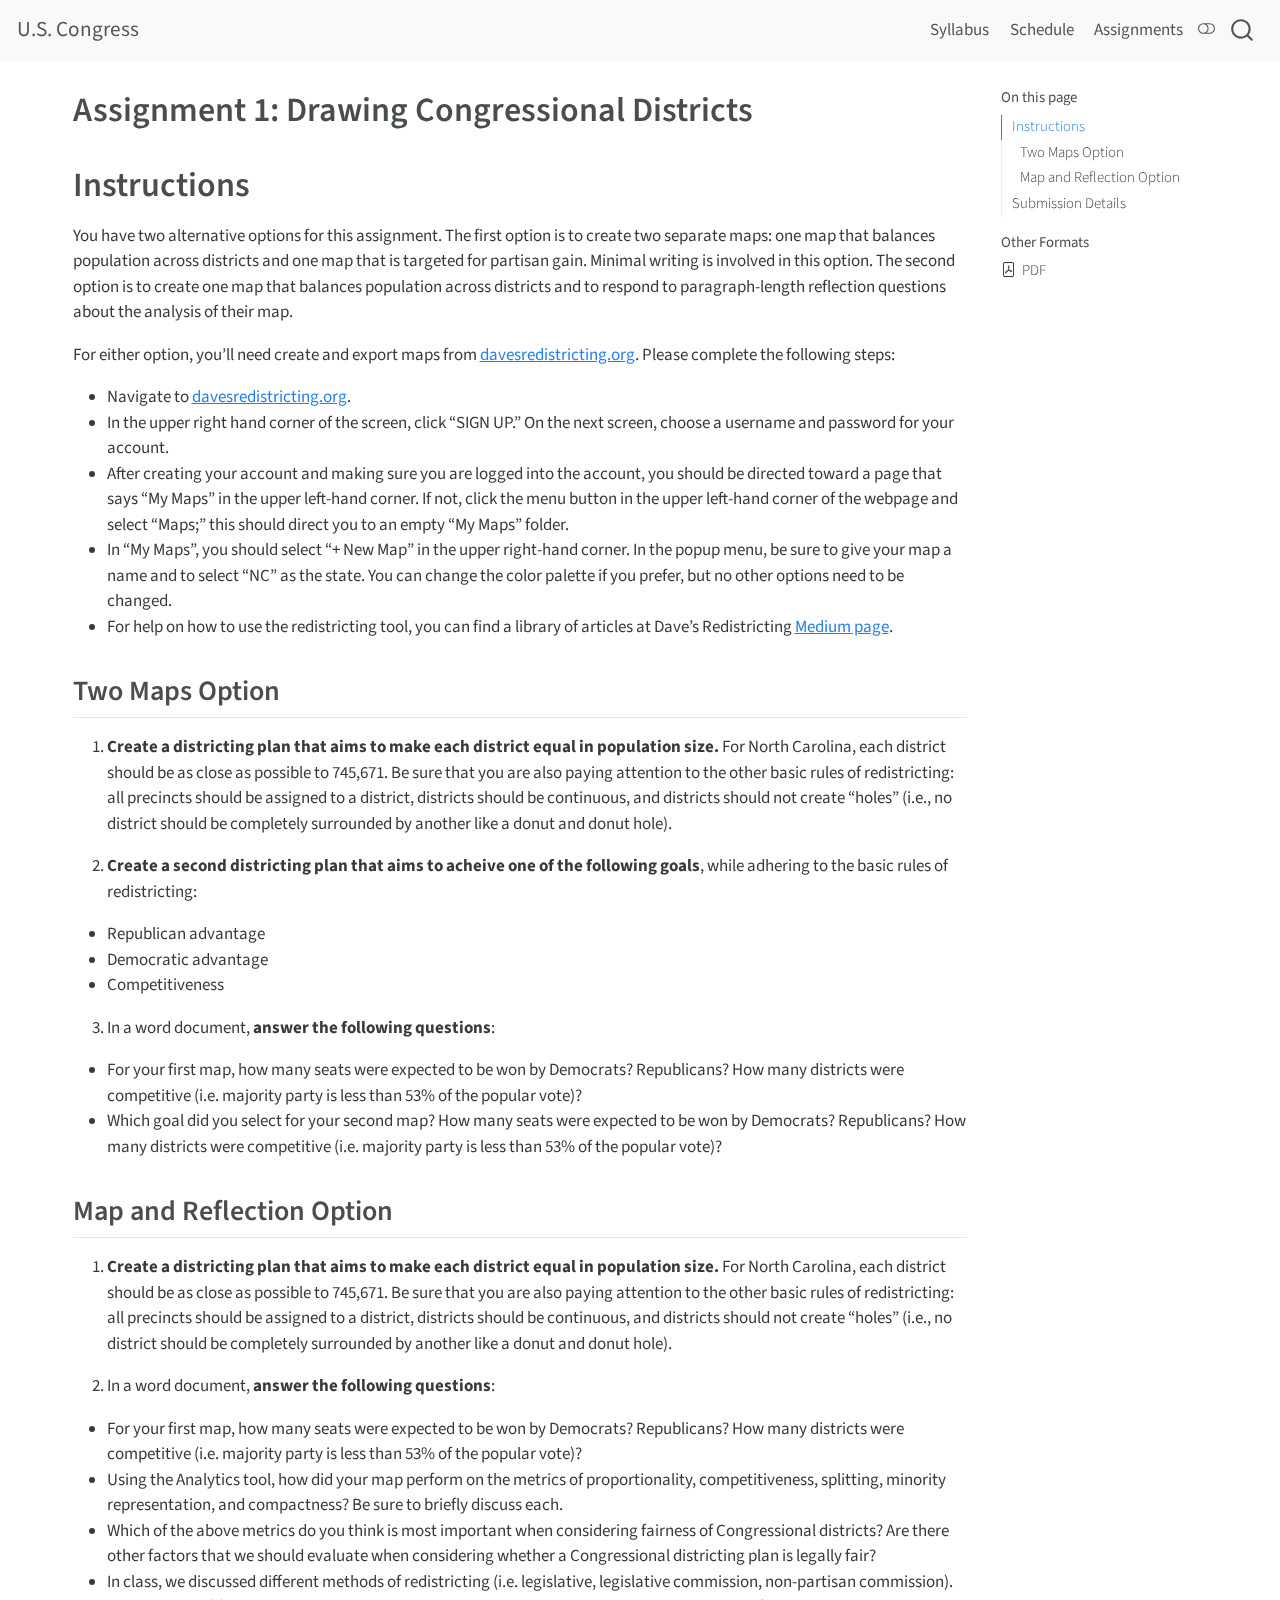
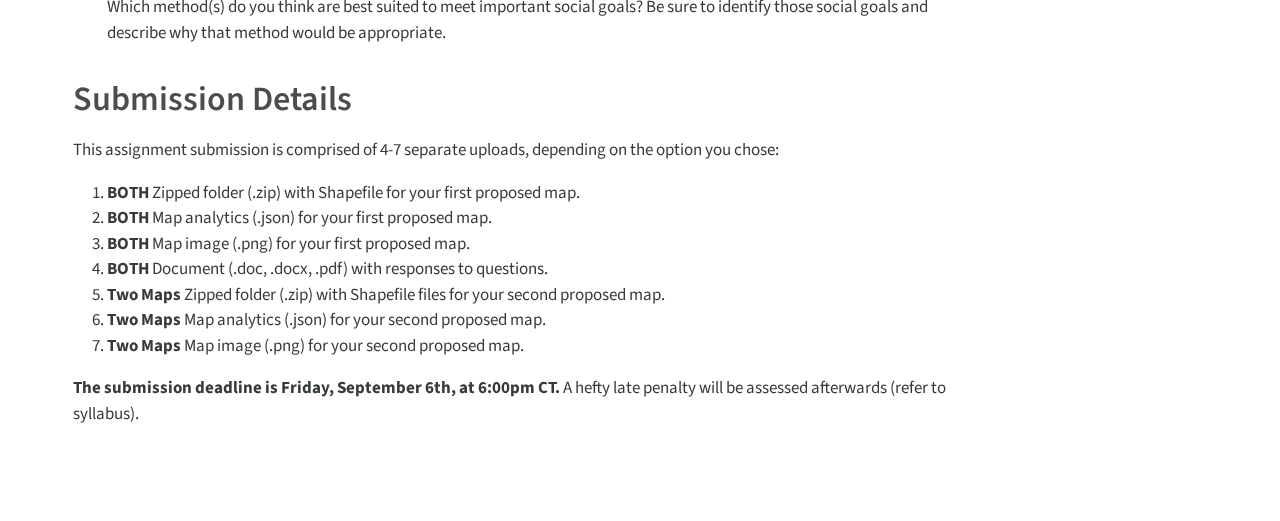
<file: docs/files/assignments/01_assignment/01-assignment.html>
<!DOCTYPE html>
<html xmlns="http://www.w3.org/1999/xhtml" lang="en" xml:lang="en"><head>

<meta charset="utf-8">
<meta name="generator" content="quarto-1.3.433">

<meta name="viewport" content="width=device-width, initial-scale=1.0, user-scalable=yes">


<title>U.S. Congress - Assignment 1: Drawing Congressional Districts</title>
<style>
code{white-space: pre-wrap;}
span.smallcaps{font-variant: small-caps;}
div.columns{display: flex; gap: min(4vw, 1.5em);}
div.column{flex: auto; overflow-x: auto;}
div.hanging-indent{margin-left: 1.5em; text-indent: -1.5em;}
ul.task-list{list-style: none;}
ul.task-list li input[type="checkbox"] {
  width: 0.8em;
  margin: 0 0.8em 0.2em -1em; /* quarto-specific, see https://github.com/quarto-dev/quarto-cli/issues/4556 */ 
  vertical-align: middle;
}
</style>


<script src="../../../site_libs/quarto-nav/quarto-nav.js"></script>
<script src="../../../site_libs/quarto-nav/headroom.min.js"></script>
<script src="../../../site_libs/clipboard/clipboard.min.js"></script>
<script src="../../../site_libs/quarto-search/autocomplete.umd.js"></script>
<script src="../../../site_libs/quarto-search/fuse.min.js"></script>
<script src="../../../site_libs/quarto-search/quarto-search.js"></script>
<meta name="quarto:offset" content="../../../">
<script src="../../../site_libs/quarto-html/quarto.js"></script>
<script src="../../../site_libs/quarto-html/popper.min.js"></script>
<script src="../../../site_libs/quarto-html/tippy.umd.min.js"></script>
<script src="../../../site_libs/quarto-html/anchor.min.js"></script>
<link href="../../../site_libs/quarto-html/tippy.css" rel="stylesheet">
<link href="../../../site_libs/quarto-html/quarto-syntax-highlighting.css" rel="stylesheet" class="quarto-color-scheme" id="quarto-text-highlighting-styles">
<link href="../../../site_libs/quarto-html/quarto-syntax-highlighting-dark.css" rel="prefetch" class="quarto-color-scheme quarto-color-alternate" id="quarto-text-highlighting-styles">
<script src="../../../site_libs/bootstrap/bootstrap.min.js"></script>
<link href="../../../site_libs/bootstrap/bootstrap-icons.css" rel="stylesheet">
<link href="../../../site_libs/bootstrap/bootstrap.min.css" rel="stylesheet" class="quarto-color-scheme" id="quarto-bootstrap" data-mode="light">
<link href="../../../site_libs/bootstrap/bootstrap-dark.min.css" rel="prefetch" class="quarto-color-scheme quarto-color-alternate" id="quarto-bootstrap" data-mode="dark">
<script id="quarto-search-options" type="application/json">{
  "location": "navbar",
  "copy-button": false,
  "collapse-after": 3,
  "panel-placement": "end",
  "type": "overlay",
  "limit": 20,
  "language": {
    "search-no-results-text": "No results",
    "search-matching-documents-text": "matching documents",
    "search-copy-link-title": "Copy link to search",
    "search-hide-matches-text": "Hide additional matches",
    "search-more-match-text": "more match in this document",
    "search-more-matches-text": "more matches in this document",
    "search-clear-button-title": "Clear",
    "search-detached-cancel-button-title": "Cancel",
    "search-submit-button-title": "Submit",
    "search-label": "Search"
  }
}</script>


<link rel="stylesheet" href="../../../styles.css">
</head>

<body class="nav-fixed">

<div id="quarto-search-results"></div>
  <header id="quarto-header" class="headroom fixed-top">
    <nav class="navbar navbar-expand-lg navbar-dark ">
      <div class="navbar-container container-fluid">
      <div class="navbar-brand-container">
    <a class="navbar-brand" href="../../../index.html">
    <span class="navbar-title">U.S. Congress</span>
    </a>
  </div>
            <div id="quarto-search" class="" title="Search"></div>
          <button class="navbar-toggler" type="button" data-bs-toggle="collapse" data-bs-target="#navbarCollapse" aria-controls="navbarCollapse" aria-expanded="false" aria-label="Toggle navigation" onclick="if (window.quartoToggleHeadroom) { window.quartoToggleHeadroom(); }">
  <span class="navbar-toggler-icon"></span>
</button>
          <div class="collapse navbar-collapse" id="navbarCollapse">
            <ul class="navbar-nav navbar-nav-scroll ms-auto">
  <li class="nav-item">
    <a class="nav-link" href="../../../pages/syllabus.html" rel="" target="">
 <span class="menu-text">Syllabus</span></a>
  </li>  
  <li class="nav-item">
    <a class="nav-link" href="../../../pages/schedule.html" rel="" target="">
 <span class="menu-text">Schedule</span></a>
  </li>  
  <li class="nav-item">
    <a class="nav-link" href="../../../pages/assignments.html" rel="" target="">
 <span class="menu-text">Assignments</span></a>
  </li>  
</ul>
            <div class="quarto-navbar-tools">
  <a href="" class="quarto-color-scheme-toggle quarto-navigation-tool  px-1" onclick="window.quartoToggleColorScheme(); return false;" title="Toggle dark mode"><i class="bi"></i></a>
</div>
          </div> <!-- /navcollapse -->
      </div> <!-- /container-fluid -->
    </nav>
</header>
<!-- content -->
<div id="quarto-content" class="quarto-container page-columns page-rows-contents page-layout-full page-navbar">
<!-- sidebar -->
<!-- margin-sidebar -->
    <div id="quarto-margin-sidebar" class="sidebar margin-sidebar">
        <nav id="TOC" role="doc-toc" class="toc-active">
    <h2 id="toc-title">On this page</h2>
   
  <ul>
  <li><a href="#instructions" id="toc-instructions" class="nav-link active" data-scroll-target="#instructions">Instructions</a>
  <ul class="collapse">
  <li><a href="#two-maps-option" id="toc-two-maps-option" class="nav-link" data-scroll-target="#two-maps-option">Two Maps Option</a></li>
  <li><a href="#map-and-reflection-option" id="toc-map-and-reflection-option" class="nav-link" data-scroll-target="#map-and-reflection-option">Map and Reflection Option</a></li>
  </ul></li>
  <li><a href="#submission-details" id="toc-submission-details" class="nav-link" data-scroll-target="#submission-details">Submission Details</a></li>
  </ul>
<div class="quarto-alternate-formats"><h2>Other Formats</h2><ul><li><a href="01-assignment.pdf"><i class="bi bi-file-pdf"></i>PDF</a></li></ul></div></nav>
    </div>
<!-- main -->
<main class="content column-page-left" id="quarto-document-content">

<header id="title-block-header" class="quarto-title-block default">
<div class="quarto-title">
<h1 class="title">Assignment 1: Drawing Congressional Districts</h1>
</div>



<div class="quarto-title-meta">

    
  
    
  </div>
  

</header>

<section id="instructions" class="level1">
<h1>Instructions</h1>
<p>You have two alternative options for this assignment. The first option is to create two separate maps: one map that balances population across districts and one map that is targeted for partisan gain. Minimal writing is involved in this option. The second option is to create one map that balances population across districts and to respond to paragraph-length reflection questions about the analysis of their map.</p>
<p>For either option, you’ll need create and export maps from <a href="https://davesredistricting.org">davesredistricting.org</a>. Please complete the following steps:</p>
<ul>
<li>Navigate to <a href="https://davesredistricting.org">davesredistricting.org</a>.</li>
<li>In the upper right hand corner of the screen, click “SIGN UP.” On the next screen, choose a username and password for your account.</li>
<li>After creating your account and making sure you are logged into the account, you should be directed toward a page that says “My Maps” in the upper left-hand corner. If not, click the menu button in the upper left-hand corner of the webpage and select “Maps;” this should direct you to an empty “My Maps” folder.</li>
<li>In “My Maps”, you should select “+ New Map” in the upper right-hand corner. In the popup menu, be sure to give your map a name and to select “NC” as the state. You can change the color palette if you prefer, but no other options need to be changed.</li>
<li>For help on how to use the redistricting tool, you can find a library of articles at Dave’s Redistricting <a href="https://medium.com/dra-2020">Medium page</a>.</li>
</ul>
<section id="two-maps-option" class="level2">
<h2 class="anchored" data-anchor-id="two-maps-option">Two Maps Option</h2>
<ol type="1">
<li><p><strong>Create a districting plan that aims to make each district equal in population size.</strong> For North Carolina, each district should be as close as possible to 745,671. Be sure that you are also paying attention to the other basic rules of redistricting: all precincts should be assigned to a district, districts should be continuous, and districts should not create “holes” (i.e., no district should be completely surrounded by another like a donut and donut hole).</p></li>
<li><p><strong>Create a second districting plan that aims to acheive one of the following goals</strong>, while adhering to the basic rules of redistricting:</p></li>
</ol>
<ul>
<li>Republican advantage</li>
<li>Democratic advantage</li>
<li>Competitiveness</li>
</ul>
<ol start="3" type="1">
<li>In a word document, <strong>answer the following questions</strong>:</li>
</ol>
<ul>
<li>For your first map, how many seats were expected to be won by Democrats? Republicans? How many districts were competitive (i.e.&nbsp;majority party is less than 53% of the popular vote)?</li>
<li>Which goal did you select for your second map? How many seats were expected to be won by Democrats? Republicans? How many districts were competitive (i.e.&nbsp;majority party is less than 53% of the popular vote)?</li>
</ul>
</section>
<section id="map-and-reflection-option" class="level2">
<h2 class="anchored" data-anchor-id="map-and-reflection-option">Map and Reflection Option</h2>
<ol type="1">
<li><p><strong>Create a districting plan that aims to make each district equal in population size.</strong> For North Carolina, each district should be as close as possible to 745,671. Be sure that you are also paying attention to the other basic rules of redistricting: all precincts should be assigned to a district, districts should be continuous, and districts should not create “holes” (i.e., no district should be completely surrounded by another like a donut and donut hole).</p></li>
<li><p>In a word document, <strong>answer the following questions</strong>:</p></li>
</ol>
<ul>
<li>For your first map, how many seats were expected to be won by Democrats? Republicans? How many districts were competitive (i.e.&nbsp;majority party is less than 53% of the popular vote)?</li>
<li>Using the Analytics tool, how did your map perform on the metrics of proportionality, competitiveness, splitting, minority representation, and compactness? Be sure to briefly discuss each.</li>
<li>Which of the above metrics do you think is most important when considering fairness of Congressional districts? Are there other factors that we should evaluate when considering whether a Congressional districting plan is legally fair?</li>
<li>In class, we discussed different methods of redistricting (i.e.&nbsp;legislative, legislative commission, non-partisan commission). Which method(s) do you think are best suited to meet important social goals? Be sure to identify those social goals and describe why that method would be appropriate.</li>
</ul>
</section>
</section>
<section id="submission-details" class="level1">
<h1>Submission Details</h1>
<p>This assignment submission is comprised of 4-7 separate uploads, depending on the option you chose:</p>
<ol type="1">
<li><strong>BOTH</strong> Zipped folder (.zip) with Shapefile for your first proposed map.</li>
<li><strong>BOTH</strong> Map analytics (.json) for your first proposed map.</li>
<li><strong>BOTH</strong> Map image (.png) for your first proposed map.</li>
<li><strong>BOTH</strong> Document (.doc, .docx, .pdf) with responses to questions.</li>
<li><strong>Two Maps</strong> Zipped folder (.zip) with Shapefile files for your second proposed map.</li>
<li><strong>Two Maps</strong> Map analytics (.json) for your second proposed map.</li>
<li><strong>Two Maps</strong> Map image (.png) for your second proposed map.</li>
</ol>
<p><strong>The submission deadline is Friday, September 6th, at 6:00pm CT.</strong> A hefty late penalty will be assessed afterwards (refer to syllabus).</p>


</section>

</main> <!-- /main -->
<script id="quarto-html-after-body" type="application/javascript">
window.document.addEventListener("DOMContentLoaded", function (event) {
  const toggleBodyColorMode = (bsSheetEl) => {
    const mode = bsSheetEl.getAttribute("data-mode");
    const bodyEl = window.document.querySelector("body");
    if (mode === "dark") {
      bodyEl.classList.add("quarto-dark");
      bodyEl.classList.remove("quarto-light");
    } else {
      bodyEl.classList.add("quarto-light");
      bodyEl.classList.remove("quarto-dark");
    }
  }
  const toggleBodyColorPrimary = () => {
    const bsSheetEl = window.document.querySelector("link#quarto-bootstrap");
    if (bsSheetEl) {
      toggleBodyColorMode(bsSheetEl);
    }
  }
  toggleBodyColorPrimary();  
  const disableStylesheet = (stylesheets) => {
    for (let i=0; i < stylesheets.length; i++) {
      const stylesheet = stylesheets[i];
      stylesheet.rel = 'prefetch';
    }
  }
  const enableStylesheet = (stylesheets) => {
    for (let i=0; i < stylesheets.length; i++) {
      const stylesheet = stylesheets[i];
      stylesheet.rel = 'stylesheet';
    }
  }
  const manageTransitions = (selector, allowTransitions) => {
    const els = window.document.querySelectorAll(selector);
    for (let i=0; i < els.length; i++) {
      const el = els[i];
      if (allowTransitions) {
        el.classList.remove('notransition');
      } else {
        el.classList.add('notransition');
      }
    }
  }
  const toggleColorMode = (alternate) => {
    // Switch the stylesheets
    const alternateStylesheets = window.document.querySelectorAll('link.quarto-color-scheme.quarto-color-alternate');
    manageTransitions('#quarto-margin-sidebar .nav-link', false);
    if (alternate) {
      enableStylesheet(alternateStylesheets);
      for (const sheetNode of alternateStylesheets) {
        if (sheetNode.id === "quarto-bootstrap") {
          toggleBodyColorMode(sheetNode);
        }
      }
    } else {
      disableStylesheet(alternateStylesheets);
      toggleBodyColorPrimary();
    }
    manageTransitions('#quarto-margin-sidebar .nav-link', true);
    // Switch the toggles
    const toggles = window.document.querySelectorAll('.quarto-color-scheme-toggle');
    for (let i=0; i < toggles.length; i++) {
      const toggle = toggles[i];
      if (toggle) {
        if (alternate) {
          toggle.classList.add("alternate");     
        } else {
          toggle.classList.remove("alternate");
        }
      }
    }
    // Hack to workaround the fact that safari doesn't
    // properly recolor the scrollbar when toggling (#1455)
    if (navigator.userAgent.indexOf('Safari') > 0 && navigator.userAgent.indexOf('Chrome') == -1) {
      manageTransitions("body", false);
      window.scrollTo(0, 1);
      setTimeout(() => {
        window.scrollTo(0, 0);
        manageTransitions("body", true);
      }, 40);  
    }
  }
  const isFileUrl = () => { 
    return window.location.protocol === 'file:';
  }
  const hasAlternateSentinel = () => {  
    let styleSentinel = getColorSchemeSentinel();
    if (styleSentinel !== null) {
      return styleSentinel === "alternate";
    } else {
      return false;
    }
  }
  const setStyleSentinel = (alternate) => {
    const value = alternate ? "alternate" : "default";
    if (!isFileUrl()) {
      window.localStorage.setItem("quarto-color-scheme", value);
    } else {
      localAlternateSentinel = value;
    }
  }
  const getColorSchemeSentinel = () => {
    if (!isFileUrl()) {
      const storageValue = window.localStorage.getItem("quarto-color-scheme");
      return storageValue != null ? storageValue : localAlternateSentinel;
    } else {
      return localAlternateSentinel;
    }
  }
  let localAlternateSentinel = 'default';
  // Dark / light mode switch
  window.quartoToggleColorScheme = () => {
    // Read the current dark / light value 
    let toAlternate = !hasAlternateSentinel();
    toggleColorMode(toAlternate);
    setStyleSentinel(toAlternate);
  };
  // Ensure there is a toggle, if there isn't float one in the top right
  if (window.document.querySelector('.quarto-color-scheme-toggle') === null) {
    const a = window.document.createElement('a');
    a.classList.add('top-right');
    a.classList.add('quarto-color-scheme-toggle');
    a.href = "";
    a.onclick = function() { try { window.quartoToggleColorScheme(); } catch {} return false; };
    const i = window.document.createElement("i");
    i.classList.add('bi');
    a.appendChild(i);
    window.document.body.appendChild(a);
  }
  // Switch to dark mode if need be
  if (hasAlternateSentinel()) {
    toggleColorMode(true);
  } else {
    toggleColorMode(false);
  }
  const icon = "";
  const anchorJS = new window.AnchorJS();
  anchorJS.options = {
    placement: 'right',
    icon: icon
  };
  anchorJS.add('.anchored');
  const isCodeAnnotation = (el) => {
    for (const clz of el.classList) {
      if (clz.startsWith('code-annotation-')) {                     
        return true;
      }
    }
    return false;
  }
  const clipboard = new window.ClipboardJS('.code-copy-button', {
    text: function(trigger) {
      const codeEl = trigger.previousElementSibling.cloneNode(true);
      for (const childEl of codeEl.children) {
        if (isCodeAnnotation(childEl)) {
          childEl.remove();
        }
      }
      return codeEl.innerText;
    }
  });
  clipboard.on('success', function(e) {
    // button target
    const button = e.trigger;
    // don't keep focus
    button.blur();
    // flash "checked"
    button.classList.add('code-copy-button-checked');
    var currentTitle = button.getAttribute("title");
    button.setAttribute("title", "Copied!");
    let tooltip;
    if (window.bootstrap) {
      button.setAttribute("data-bs-toggle", "tooltip");
      button.setAttribute("data-bs-placement", "left");
      button.setAttribute("data-bs-title", "Copied!");
      tooltip = new bootstrap.Tooltip(button, 
        { trigger: "manual", 
          customClass: "code-copy-button-tooltip",
          offset: [0, -8]});
      tooltip.show();    
    }
    setTimeout(function() {
      if (tooltip) {
        tooltip.hide();
        button.removeAttribute("data-bs-title");
        button.removeAttribute("data-bs-toggle");
        button.removeAttribute("data-bs-placement");
      }
      button.setAttribute("title", currentTitle);
      button.classList.remove('code-copy-button-checked');
    }, 1000);
    // clear code selection
    e.clearSelection();
  });
  function tippyHover(el, contentFn) {
    const config = {
      allowHTML: true,
      content: contentFn,
      maxWidth: 500,
      delay: 100,
      arrow: false,
      appendTo: function(el) {
          return el.parentElement;
      },
      interactive: true,
      interactiveBorder: 10,
      theme: 'quarto',
      placement: 'bottom-start'
    };
    window.tippy(el, config); 
  }
  const noterefs = window.document.querySelectorAll('a[role="doc-noteref"]');
  for (var i=0; i<noterefs.length; i++) {
    const ref = noterefs[i];
    tippyHover(ref, function() {
      // use id or data attribute instead here
      let href = ref.getAttribute('data-footnote-href') || ref.getAttribute('href');
      try { href = new URL(href).hash; } catch {}
      const id = href.replace(/^#\/?/, "");
      const note = window.document.getElementById(id);
      return note.innerHTML;
    });
  }
      let selectedAnnoteEl;
      const selectorForAnnotation = ( cell, annotation) => {
        let cellAttr = 'data-code-cell="' + cell + '"';
        let lineAttr = 'data-code-annotation="' +  annotation + '"';
        const selector = 'span[' + cellAttr + '][' + lineAttr + ']';
        return selector;
      }
      const selectCodeLines = (annoteEl) => {
        const doc = window.document;
        const targetCell = annoteEl.getAttribute("data-target-cell");
        const targetAnnotation = annoteEl.getAttribute("data-target-annotation");
        const annoteSpan = window.document.querySelector(selectorForAnnotation(targetCell, targetAnnotation));
        const lines = annoteSpan.getAttribute("data-code-lines").split(",");
        const lineIds = lines.map((line) => {
          return targetCell + "-" + line;
        })
        let top = null;
        let height = null;
        let parent = null;
        if (lineIds.length > 0) {
            //compute the position of the single el (top and bottom and make a div)
            const el = window.document.getElementById(lineIds[0]);
            top = el.offsetTop;
            height = el.offsetHeight;
            parent = el.parentElement.parentElement;
          if (lineIds.length > 1) {
            const lastEl = window.document.getElementById(lineIds[lineIds.length - 1]);
            const bottom = lastEl.offsetTop + lastEl.offsetHeight;
            height = bottom - top;
          }
          if (top !== null && height !== null && parent !== null) {
            // cook up a div (if necessary) and position it 
            let div = window.document.getElementById("code-annotation-line-highlight");
            if (div === null) {
              div = window.document.createElement("div");
              div.setAttribute("id", "code-annotation-line-highlight");
              div.style.position = 'absolute';
              parent.appendChild(div);
            }
            div.style.top = top - 2 + "px";
            div.style.height = height + 4 + "px";
            let gutterDiv = window.document.getElementById("code-annotation-line-highlight-gutter");
            if (gutterDiv === null) {
              gutterDiv = window.document.createElement("div");
              gutterDiv.setAttribute("id", "code-annotation-line-highlight-gutter");
              gutterDiv.style.position = 'absolute';
              const codeCell = window.document.getElementById(targetCell);
              const gutter = codeCell.querySelector('.code-annotation-gutter');
              gutter.appendChild(gutterDiv);
            }
            gutterDiv.style.top = top - 2 + "px";
            gutterDiv.style.height = height + 4 + "px";
          }
          selectedAnnoteEl = annoteEl;
        }
      };
      const unselectCodeLines = () => {
        const elementsIds = ["code-annotation-line-highlight", "code-annotation-line-highlight-gutter"];
        elementsIds.forEach((elId) => {
          const div = window.document.getElementById(elId);
          if (div) {
            div.remove();
          }
        });
        selectedAnnoteEl = undefined;
      };
      // Attach click handler to the DT
      const annoteDls = window.document.querySelectorAll('dt[data-target-cell]');
      for (const annoteDlNode of annoteDls) {
        annoteDlNode.addEventListener('click', (event) => {
          const clickedEl = event.target;
          if (clickedEl !== selectedAnnoteEl) {
            unselectCodeLines();
            const activeEl = window.document.querySelector('dt[data-target-cell].code-annotation-active');
            if (activeEl) {
              activeEl.classList.remove('code-annotation-active');
            }
            selectCodeLines(clickedEl);
            clickedEl.classList.add('code-annotation-active');
          } else {
            // Unselect the line
            unselectCodeLines();
            clickedEl.classList.remove('code-annotation-active');
          }
        });
      }
  const findCites = (el) => {
    const parentEl = el.parentElement;
    if (parentEl) {
      const cites = parentEl.dataset.cites;
      if (cites) {
        return {
          el,
          cites: cites.split(' ')
        };
      } else {
        return findCites(el.parentElement)
      }
    } else {
      return undefined;
    }
  };
  var bibliorefs = window.document.querySelectorAll('a[role="doc-biblioref"]');
  for (var i=0; i<bibliorefs.length; i++) {
    const ref = bibliorefs[i];
    const citeInfo = findCites(ref);
    if (citeInfo) {
      tippyHover(citeInfo.el, function() {
        var popup = window.document.createElement('div');
        citeInfo.cites.forEach(function(cite) {
          var citeDiv = window.document.createElement('div');
          citeDiv.classList.add('hanging-indent');
          citeDiv.classList.add('csl-entry');
          var biblioDiv = window.document.getElementById('ref-' + cite);
          if (biblioDiv) {
            citeDiv.innerHTML = biblioDiv.innerHTML;
          }
          popup.appendChild(citeDiv);
        });
        return popup.innerHTML;
      });
    }
  }
});
</script>
</div> <!-- /content -->



</body></html>
</file>
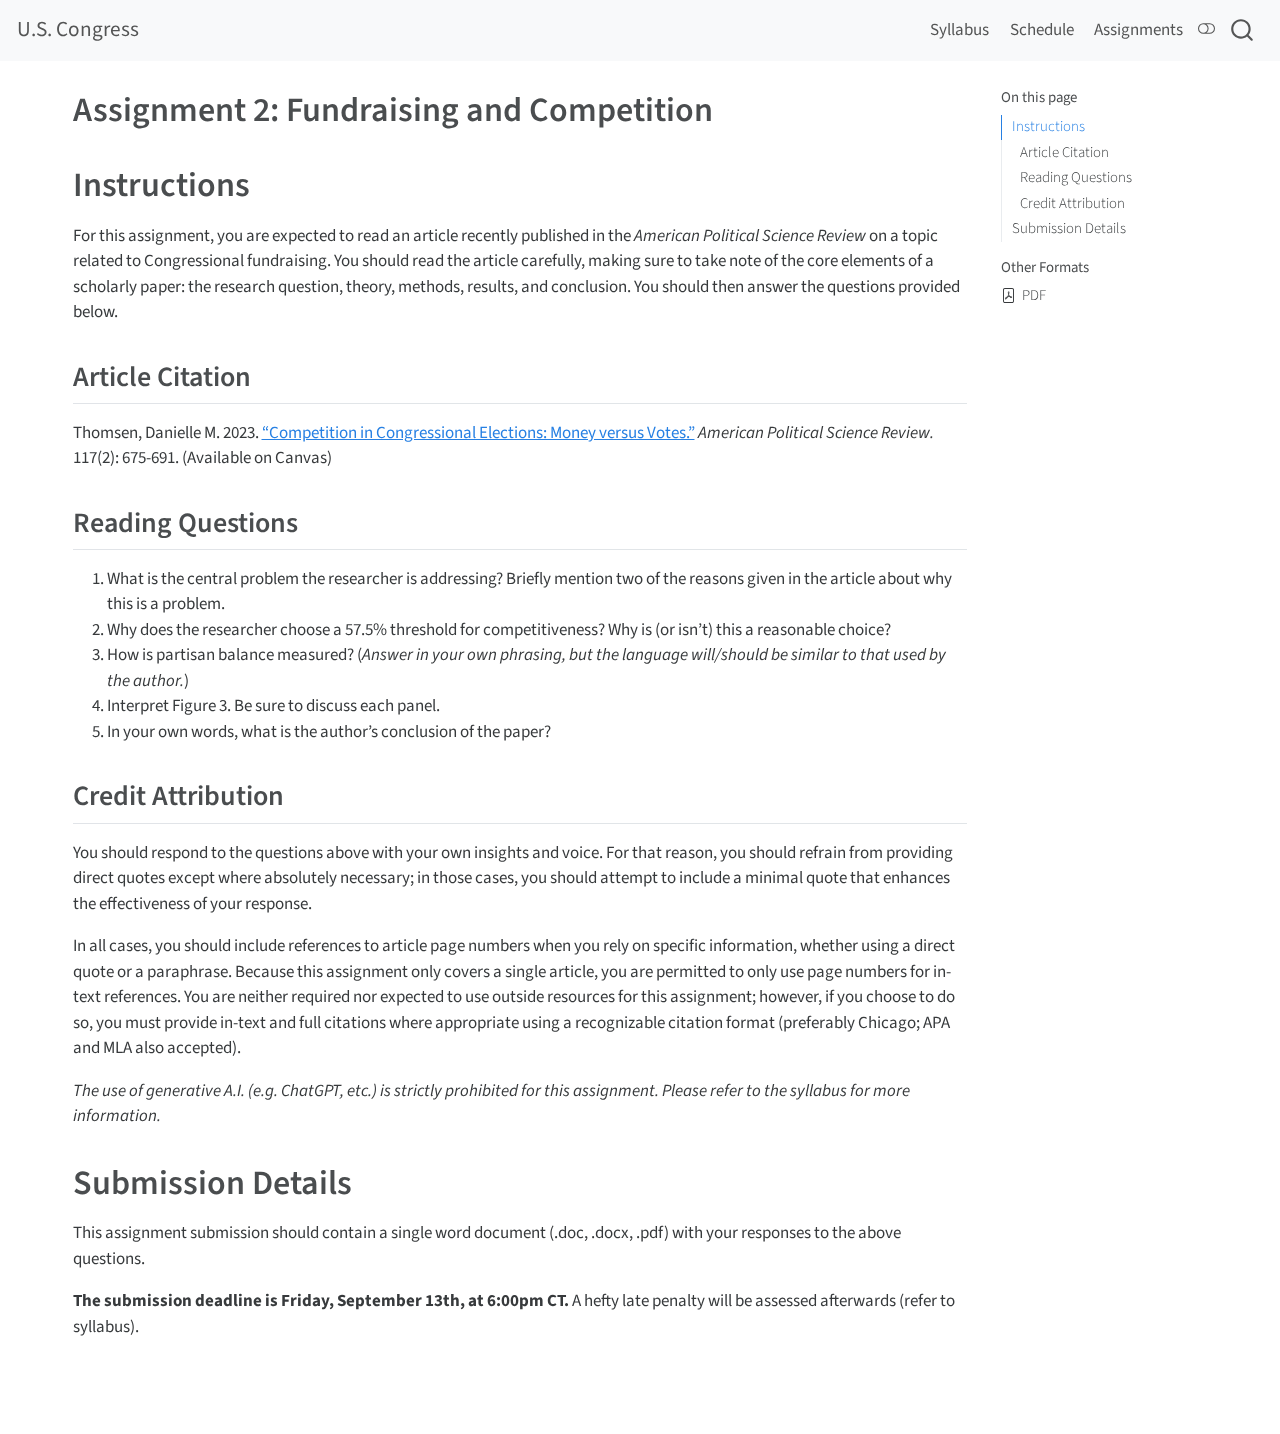
<file: docs/files/assignments/02_assignment/02-assignment.html>
<!DOCTYPE html>
<html xmlns="http://www.w3.org/1999/xhtml" lang="en" xml:lang="en"><head>

<meta charset="utf-8">
<meta name="generator" content="quarto-1.3.433">

<meta name="viewport" content="width=device-width, initial-scale=1.0, user-scalable=yes">


<title>U.S. Congress - Assignment 2: Fundraising and Competition</title>
<style>
code{white-space: pre-wrap;}
span.smallcaps{font-variant: small-caps;}
div.columns{display: flex; gap: min(4vw, 1.5em);}
div.column{flex: auto; overflow-x: auto;}
div.hanging-indent{margin-left: 1.5em; text-indent: -1.5em;}
ul.task-list{list-style: none;}
ul.task-list li input[type="checkbox"] {
  width: 0.8em;
  margin: 0 0.8em 0.2em -1em; /* quarto-specific, see https://github.com/quarto-dev/quarto-cli/issues/4556 */ 
  vertical-align: middle;
}
</style>


<script src="../../../site_libs/quarto-nav/quarto-nav.js"></script>
<script src="../../../site_libs/quarto-nav/headroom.min.js"></script>
<script src="../../../site_libs/clipboard/clipboard.min.js"></script>
<script src="../../../site_libs/quarto-search/autocomplete.umd.js"></script>
<script src="../../../site_libs/quarto-search/fuse.min.js"></script>
<script src="../../../site_libs/quarto-search/quarto-search.js"></script>
<meta name="quarto:offset" content="../../../">
<script src="../../../site_libs/quarto-html/quarto.js"></script>
<script src="../../../site_libs/quarto-html/popper.min.js"></script>
<script src="../../../site_libs/quarto-html/tippy.umd.min.js"></script>
<script src="../../../site_libs/quarto-html/anchor.min.js"></script>
<link href="../../../site_libs/quarto-html/tippy.css" rel="stylesheet">
<link href="../../../site_libs/quarto-html/quarto-syntax-highlighting.css" rel="stylesheet" class="quarto-color-scheme" id="quarto-text-highlighting-styles">
<link href="../../../site_libs/quarto-html/quarto-syntax-highlighting-dark.css" rel="prefetch" class="quarto-color-scheme quarto-color-alternate" id="quarto-text-highlighting-styles">
<script src="../../../site_libs/bootstrap/bootstrap.min.js"></script>
<link href="../../../site_libs/bootstrap/bootstrap-icons.css" rel="stylesheet">
<link href="../../../site_libs/bootstrap/bootstrap.min.css" rel="stylesheet" class="quarto-color-scheme" id="quarto-bootstrap" data-mode="light">
<link href="../../../site_libs/bootstrap/bootstrap-dark.min.css" rel="prefetch" class="quarto-color-scheme quarto-color-alternate" id="quarto-bootstrap" data-mode="dark">
<script id="quarto-search-options" type="application/json">{
  "location": "navbar",
  "copy-button": false,
  "collapse-after": 3,
  "panel-placement": "end",
  "type": "overlay",
  "limit": 20,
  "language": {
    "search-no-results-text": "No results",
    "search-matching-documents-text": "matching documents",
    "search-copy-link-title": "Copy link to search",
    "search-hide-matches-text": "Hide additional matches",
    "search-more-match-text": "more match in this document",
    "search-more-matches-text": "more matches in this document",
    "search-clear-button-title": "Clear",
    "search-detached-cancel-button-title": "Cancel",
    "search-submit-button-title": "Submit",
    "search-label": "Search"
  }
}</script>


<link rel="stylesheet" href="../../../styles.css">
</head>

<body class="nav-fixed">

<div id="quarto-search-results"></div>
  <header id="quarto-header" class="headroom fixed-top">
    <nav class="navbar navbar-expand-lg navbar-dark ">
      <div class="navbar-container container-fluid">
      <div class="navbar-brand-container">
    <a class="navbar-brand" href="../../../index.html">
    <span class="navbar-title">U.S. Congress</span>
    </a>
  </div>
            <div id="quarto-search" class="" title="Search"></div>
          <button class="navbar-toggler" type="button" data-bs-toggle="collapse" data-bs-target="#navbarCollapse" aria-controls="navbarCollapse" aria-expanded="false" aria-label="Toggle navigation" onclick="if (window.quartoToggleHeadroom) { window.quartoToggleHeadroom(); }">
  <span class="navbar-toggler-icon"></span>
</button>
          <div class="collapse navbar-collapse" id="navbarCollapse">
            <ul class="navbar-nav navbar-nav-scroll ms-auto">
  <li class="nav-item">
    <a class="nav-link" href="../../../pages/syllabus.html" rel="" target="">
 <span class="menu-text">Syllabus</span></a>
  </li>  
  <li class="nav-item">
    <a class="nav-link" href="../../../pages/schedule.html" rel="" target="">
 <span class="menu-text">Schedule</span></a>
  </li>  
  <li class="nav-item">
    <a class="nav-link" href="../../../pages/assignments.html" rel="" target="">
 <span class="menu-text">Assignments</span></a>
  </li>  
</ul>
            <div class="quarto-navbar-tools">
  <a href="" class="quarto-color-scheme-toggle quarto-navigation-tool  px-1" onclick="window.quartoToggleColorScheme(); return false;" title="Toggle dark mode"><i class="bi"></i></a>
</div>
          </div> <!-- /navcollapse -->
      </div> <!-- /container-fluid -->
    </nav>
</header>
<!-- content -->
<div id="quarto-content" class="quarto-container page-columns page-rows-contents page-layout-full page-navbar">
<!-- sidebar -->
<!-- margin-sidebar -->
    <div id="quarto-margin-sidebar" class="sidebar margin-sidebar">
        <nav id="TOC" role="doc-toc" class="toc-active">
    <h2 id="toc-title">On this page</h2>
   
  <ul>
  <li><a href="#instructions" id="toc-instructions" class="nav-link active" data-scroll-target="#instructions">Instructions</a>
  <ul class="collapse">
  <li><a href="#article-citation" id="toc-article-citation" class="nav-link" data-scroll-target="#article-citation">Article Citation</a></li>
  <li><a href="#reading-questions" id="toc-reading-questions" class="nav-link" data-scroll-target="#reading-questions">Reading Questions</a></li>
  <li><a href="#credit-attribution" id="toc-credit-attribution" class="nav-link" data-scroll-target="#credit-attribution">Credit Attribution</a></li>
  </ul></li>
  <li><a href="#submission-details" id="toc-submission-details" class="nav-link" data-scroll-target="#submission-details">Submission Details</a></li>
  </ul>
<div class="quarto-alternate-formats"><h2>Other Formats</h2><ul><li><a href="02-assignment.pdf"><i class="bi bi-file-pdf"></i>PDF</a></li></ul></div></nav>
    </div>
<!-- main -->
<main class="content column-page-left" id="quarto-document-content">

<header id="title-block-header" class="quarto-title-block default">
<div class="quarto-title">
<h1 class="title">Assignment 2: Fundraising and Competition</h1>
</div>



<div class="quarto-title-meta">

    
  
    
  </div>
  

</header>

<section id="instructions" class="level1">
<h1>Instructions</h1>
<p>For this assignment, you are expected to read an article recently published in the <em>American Political Science Review</em> on a topic related to Congressional fundraising. You should read the article carefully, making sure to take note of the core elements of a scholarly paper: the research question, theory, methods, results, and conclusion. You should then answer the questions provided below.</p>
<section id="article-citation" class="level2">
<h2 class="anchored" data-anchor-id="article-citation">Article Citation</h2>
<p>Thomsen, Danielle M. 2023. <a href="https://doi.org/10.1017/S0003055422000764">“Competition in Congressional Elections: Money versus Votes.”</a> <em>American Political Science Review.</em> 117(2): 675-691. (Available on Canvas)</p>
</section>
<section id="reading-questions" class="level2">
<h2 class="anchored" data-anchor-id="reading-questions">Reading Questions</h2>
<ol type="1">
<li>What is the central problem the researcher is addressing? Briefly mention two of the reasons given in the article about why this is a problem.</li>
<li>Why does the researcher choose a 57.5% threshold for competitiveness? Why is (or isn’t) this a reasonable choice?</li>
<li>How is partisan balance measured? (<em>Answer in your own phrasing, but the language will/should be similar to that used by the author.</em>)</li>
<li>Interpret Figure 3. Be sure to discuss each panel.</li>
<li>In your own words, what is the author’s conclusion of the paper?</li>
</ol>
</section>
<section id="credit-attribution" class="level2">
<h2 class="anchored" data-anchor-id="credit-attribution">Credit Attribution</h2>
<p>You should respond to the questions above with your own insights and voice. For that reason, you should refrain from providing direct quotes except where absolutely necessary; in those cases, you should attempt to include a minimal quote that enhances the effectiveness of your response.</p>
<p>In all cases, you should include references to article page numbers when you rely on specific information, whether using a direct quote or a paraphrase. Because this assignment only covers a single article, you are permitted to only use page numbers for in-text references. You are neither required nor expected to use outside resources for this assignment; however, if you choose to do so, you must provide in-text and full citations where appropriate using a recognizable citation format (preferably Chicago; APA and MLA also accepted).</p>
<p><em>The use of generative A.I. (e.g.&nbsp;ChatGPT, etc.) is strictly prohibited for this assignment. Please refer to the syllabus for more information.</em></p>
</section>
</section>
<section id="submission-details" class="level1">
<h1>Submission Details</h1>
<p>This assignment submission should contain a single word document (.doc, .docx, .pdf) with your responses to the above questions.</p>
<p><strong>The submission deadline is Friday, September 13th, at 6:00pm CT.</strong> A hefty late penalty will be assessed afterwards (refer to syllabus).</p>


</section>

</main> <!-- /main -->
<script id="quarto-html-after-body" type="application/javascript">
window.document.addEventListener("DOMContentLoaded", function (event) {
  const toggleBodyColorMode = (bsSheetEl) => {
    const mode = bsSheetEl.getAttribute("data-mode");
    const bodyEl = window.document.querySelector("body");
    if (mode === "dark") {
      bodyEl.classList.add("quarto-dark");
      bodyEl.classList.remove("quarto-light");
    } else {
      bodyEl.classList.add("quarto-light");
      bodyEl.classList.remove("quarto-dark");
    }
  }
  const toggleBodyColorPrimary = () => {
    const bsSheetEl = window.document.querySelector("link#quarto-bootstrap");
    if (bsSheetEl) {
      toggleBodyColorMode(bsSheetEl);
    }
  }
  toggleBodyColorPrimary();  
  const disableStylesheet = (stylesheets) => {
    for (let i=0; i < stylesheets.length; i++) {
      const stylesheet = stylesheets[i];
      stylesheet.rel = 'prefetch';
    }
  }
  const enableStylesheet = (stylesheets) => {
    for (let i=0; i < stylesheets.length; i++) {
      const stylesheet = stylesheets[i];
      stylesheet.rel = 'stylesheet';
    }
  }
  const manageTransitions = (selector, allowTransitions) => {
    const els = window.document.querySelectorAll(selector);
    for (let i=0; i < els.length; i++) {
      const el = els[i];
      if (allowTransitions) {
        el.classList.remove('notransition');
      } else {
        el.classList.add('notransition');
      }
    }
  }
  const toggleColorMode = (alternate) => {
    // Switch the stylesheets
    const alternateStylesheets = window.document.querySelectorAll('link.quarto-color-scheme.quarto-color-alternate');
    manageTransitions('#quarto-margin-sidebar .nav-link', false);
    if (alternate) {
      enableStylesheet(alternateStylesheets);
      for (const sheetNode of alternateStylesheets) {
        if (sheetNode.id === "quarto-bootstrap") {
          toggleBodyColorMode(sheetNode);
        }
      }
    } else {
      disableStylesheet(alternateStylesheets);
      toggleBodyColorPrimary();
    }
    manageTransitions('#quarto-margin-sidebar .nav-link', true);
    // Switch the toggles
    const toggles = window.document.querySelectorAll('.quarto-color-scheme-toggle');
    for (let i=0; i < toggles.length; i++) {
      const toggle = toggles[i];
      if (toggle) {
        if (alternate) {
          toggle.classList.add("alternate");     
        } else {
          toggle.classList.remove("alternate");
        }
      }
    }
    // Hack to workaround the fact that safari doesn't
    // properly recolor the scrollbar when toggling (#1455)
    if (navigator.userAgent.indexOf('Safari') > 0 && navigator.userAgent.indexOf('Chrome') == -1) {
      manageTransitions("body", false);
      window.scrollTo(0, 1);
      setTimeout(() => {
        window.scrollTo(0, 0);
        manageTransitions("body", true);
      }, 40);  
    }
  }
  const isFileUrl = () => { 
    return window.location.protocol === 'file:';
  }
  const hasAlternateSentinel = () => {  
    let styleSentinel = getColorSchemeSentinel();
    if (styleSentinel !== null) {
      return styleSentinel === "alternate";
    } else {
      return false;
    }
  }
  const setStyleSentinel = (alternate) => {
    const value = alternate ? "alternate" : "default";
    if (!isFileUrl()) {
      window.localStorage.setItem("quarto-color-scheme", value);
    } else {
      localAlternateSentinel = value;
    }
  }
  const getColorSchemeSentinel = () => {
    if (!isFileUrl()) {
      const storageValue = window.localStorage.getItem("quarto-color-scheme");
      return storageValue != null ? storageValue : localAlternateSentinel;
    } else {
      return localAlternateSentinel;
    }
  }
  let localAlternateSentinel = 'default';
  // Dark / light mode switch
  window.quartoToggleColorScheme = () => {
    // Read the current dark / light value 
    let toAlternate = !hasAlternateSentinel();
    toggleColorMode(toAlternate);
    setStyleSentinel(toAlternate);
  };
  // Ensure there is a toggle, if there isn't float one in the top right
  if (window.document.querySelector('.quarto-color-scheme-toggle') === null) {
    const a = window.document.createElement('a');
    a.classList.add('top-right');
    a.classList.add('quarto-color-scheme-toggle');
    a.href = "";
    a.onclick = function() { try { window.quartoToggleColorScheme(); } catch {} return false; };
    const i = window.document.createElement("i");
    i.classList.add('bi');
    a.appendChild(i);
    window.document.body.appendChild(a);
  }
  // Switch to dark mode if need be
  if (hasAlternateSentinel()) {
    toggleColorMode(true);
  } else {
    toggleColorMode(false);
  }
  const icon = "";
  const anchorJS = new window.AnchorJS();
  anchorJS.options = {
    placement: 'right',
    icon: icon
  };
  anchorJS.add('.anchored');
  const isCodeAnnotation = (el) => {
    for (const clz of el.classList) {
      if (clz.startsWith('code-annotation-')) {                     
        return true;
      }
    }
    return false;
  }
  const clipboard = new window.ClipboardJS('.code-copy-button', {
    text: function(trigger) {
      const codeEl = trigger.previousElementSibling.cloneNode(true);
      for (const childEl of codeEl.children) {
        if (isCodeAnnotation(childEl)) {
          childEl.remove();
        }
      }
      return codeEl.innerText;
    }
  });
  clipboard.on('success', function(e) {
    // button target
    const button = e.trigger;
    // don't keep focus
    button.blur();
    // flash "checked"
    button.classList.add('code-copy-button-checked');
    var currentTitle = button.getAttribute("title");
    button.setAttribute("title", "Copied!");
    let tooltip;
    if (window.bootstrap) {
      button.setAttribute("data-bs-toggle", "tooltip");
      button.setAttribute("data-bs-placement", "left");
      button.setAttribute("data-bs-title", "Copied!");
      tooltip = new bootstrap.Tooltip(button, 
        { trigger: "manual", 
          customClass: "code-copy-button-tooltip",
          offset: [0, -8]});
      tooltip.show();    
    }
    setTimeout(function() {
      if (tooltip) {
        tooltip.hide();
        button.removeAttribute("data-bs-title");
        button.removeAttribute("data-bs-toggle");
        button.removeAttribute("data-bs-placement");
      }
      button.setAttribute("title", currentTitle);
      button.classList.remove('code-copy-button-checked');
    }, 1000);
    // clear code selection
    e.clearSelection();
  });
  function tippyHover(el, contentFn) {
    const config = {
      allowHTML: true,
      content: contentFn,
      maxWidth: 500,
      delay: 100,
      arrow: false,
      appendTo: function(el) {
          return el.parentElement;
      },
      interactive: true,
      interactiveBorder: 10,
      theme: 'quarto',
      placement: 'bottom-start'
    };
    window.tippy(el, config); 
  }
  const noterefs = window.document.querySelectorAll('a[role="doc-noteref"]');
  for (var i=0; i<noterefs.length; i++) {
    const ref = noterefs[i];
    tippyHover(ref, function() {
      // use id or data attribute instead here
      let href = ref.getAttribute('data-footnote-href') || ref.getAttribute('href');
      try { href = new URL(href).hash; } catch {}
      const id = href.replace(/^#\/?/, "");
      const note = window.document.getElementById(id);
      return note.innerHTML;
    });
  }
      let selectedAnnoteEl;
      const selectorForAnnotation = ( cell, annotation) => {
        let cellAttr = 'data-code-cell="' + cell + '"';
        let lineAttr = 'data-code-annotation="' +  annotation + '"';
        const selector = 'span[' + cellAttr + '][' + lineAttr + ']';
        return selector;
      }
      const selectCodeLines = (annoteEl) => {
        const doc = window.document;
        const targetCell = annoteEl.getAttribute("data-target-cell");
        const targetAnnotation = annoteEl.getAttribute("data-target-annotation");
        const annoteSpan = window.document.querySelector(selectorForAnnotation(targetCell, targetAnnotation));
        const lines = annoteSpan.getAttribute("data-code-lines").split(",");
        const lineIds = lines.map((line) => {
          return targetCell + "-" + line;
        })
        let top = null;
        let height = null;
        let parent = null;
        if (lineIds.length > 0) {
            //compute the position of the single el (top and bottom and make a div)
            const el = window.document.getElementById(lineIds[0]);
            top = el.offsetTop;
            height = el.offsetHeight;
            parent = el.parentElement.parentElement;
          if (lineIds.length > 1) {
            const lastEl = window.document.getElementById(lineIds[lineIds.length - 1]);
            const bottom = lastEl.offsetTop + lastEl.offsetHeight;
            height = bottom - top;
          }
          if (top !== null && height !== null && parent !== null) {
            // cook up a div (if necessary) and position it 
            let div = window.document.getElementById("code-annotation-line-highlight");
            if (div === null) {
              div = window.document.createElement("div");
              div.setAttribute("id", "code-annotation-line-highlight");
              div.style.position = 'absolute';
              parent.appendChild(div);
            }
            div.style.top = top - 2 + "px";
            div.style.height = height + 4 + "px";
            let gutterDiv = window.document.getElementById("code-annotation-line-highlight-gutter");
            if (gutterDiv === null) {
              gutterDiv = window.document.createElement("div");
              gutterDiv.setAttribute("id", "code-annotation-line-highlight-gutter");
              gutterDiv.style.position = 'absolute';
              const codeCell = window.document.getElementById(targetCell);
              const gutter = codeCell.querySelector('.code-annotation-gutter');
              gutter.appendChild(gutterDiv);
            }
            gutterDiv.style.top = top - 2 + "px";
            gutterDiv.style.height = height + 4 + "px";
          }
          selectedAnnoteEl = annoteEl;
        }
      };
      const unselectCodeLines = () => {
        const elementsIds = ["code-annotation-line-highlight", "code-annotation-line-highlight-gutter"];
        elementsIds.forEach((elId) => {
          const div = window.document.getElementById(elId);
          if (div) {
            div.remove();
          }
        });
        selectedAnnoteEl = undefined;
      };
      // Attach click handler to the DT
      const annoteDls = window.document.querySelectorAll('dt[data-target-cell]');
      for (const annoteDlNode of annoteDls) {
        annoteDlNode.addEventListener('click', (event) => {
          const clickedEl = event.target;
          if (clickedEl !== selectedAnnoteEl) {
            unselectCodeLines();
            const activeEl = window.document.querySelector('dt[data-target-cell].code-annotation-active');
            if (activeEl) {
              activeEl.classList.remove('code-annotation-active');
            }
            selectCodeLines(clickedEl);
            clickedEl.classList.add('code-annotation-active');
          } else {
            // Unselect the line
            unselectCodeLines();
            clickedEl.classList.remove('code-annotation-active');
          }
        });
      }
  const findCites = (el) => {
    const parentEl = el.parentElement;
    if (parentEl) {
      const cites = parentEl.dataset.cites;
      if (cites) {
        return {
          el,
          cites: cites.split(' ')
        };
      } else {
        return findCites(el.parentElement)
      }
    } else {
      return undefined;
    }
  };
  var bibliorefs = window.document.querySelectorAll('a[role="doc-biblioref"]');
  for (var i=0; i<bibliorefs.length; i++) {
    const ref = bibliorefs[i];
    const citeInfo = findCites(ref);
    if (citeInfo) {
      tippyHover(citeInfo.el, function() {
        var popup = window.document.createElement('div');
        citeInfo.cites.forEach(function(cite) {
          var citeDiv = window.document.createElement('div');
          citeDiv.classList.add('hanging-indent');
          citeDiv.classList.add('csl-entry');
          var biblioDiv = window.document.getElementById('ref-' + cite);
          if (biblioDiv) {
            citeDiv.innerHTML = biblioDiv.innerHTML;
          }
          popup.appendChild(citeDiv);
        });
        return popup.innerHTML;
      });
    }
  }
});
</script>
</div> <!-- /content -->



</body></html>
</file>
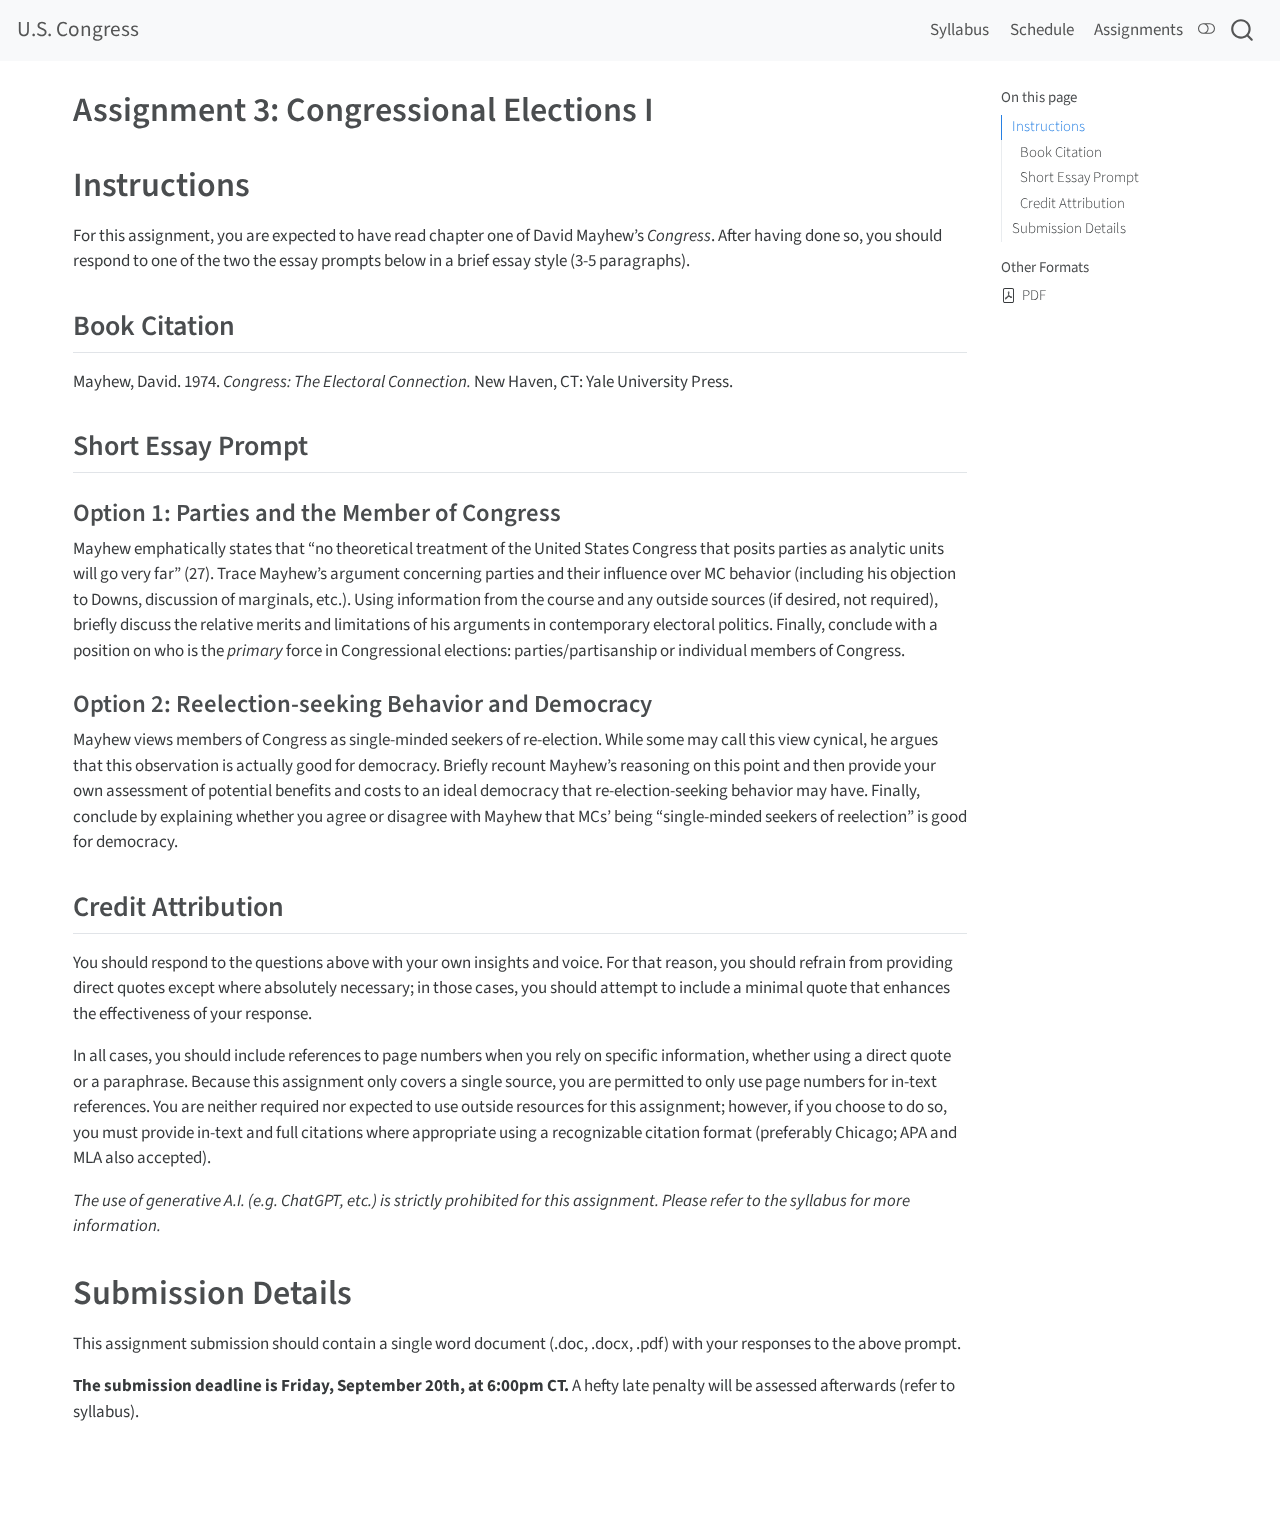
<file: docs/files/assignments/03_assignment/03-assignment.html>
<!DOCTYPE html>
<html xmlns="http://www.w3.org/1999/xhtml" lang="en" xml:lang="en"><head>

<meta charset="utf-8">
<meta name="generator" content="quarto-1.3.433">

<meta name="viewport" content="width=device-width, initial-scale=1.0, user-scalable=yes">


<title>U.S. Congress - Assignment 3: Congressional Elections I</title>
<style>
code{white-space: pre-wrap;}
span.smallcaps{font-variant: small-caps;}
div.columns{display: flex; gap: min(4vw, 1.5em);}
div.column{flex: auto; overflow-x: auto;}
div.hanging-indent{margin-left: 1.5em; text-indent: -1.5em;}
ul.task-list{list-style: none;}
ul.task-list li input[type="checkbox"] {
  width: 0.8em;
  margin: 0 0.8em 0.2em -1em; /* quarto-specific, see https://github.com/quarto-dev/quarto-cli/issues/4556 */ 
  vertical-align: middle;
}
</style>


<script src="../../../site_libs/quarto-nav/quarto-nav.js"></script>
<script src="../../../site_libs/quarto-nav/headroom.min.js"></script>
<script src="../../../site_libs/clipboard/clipboard.min.js"></script>
<script src="../../../site_libs/quarto-search/autocomplete.umd.js"></script>
<script src="../../../site_libs/quarto-search/fuse.min.js"></script>
<script src="../../../site_libs/quarto-search/quarto-search.js"></script>
<meta name="quarto:offset" content="../../../">
<script src="../../../site_libs/quarto-html/quarto.js"></script>
<script src="../../../site_libs/quarto-html/popper.min.js"></script>
<script src="../../../site_libs/quarto-html/tippy.umd.min.js"></script>
<script src="../../../site_libs/quarto-html/anchor.min.js"></script>
<link href="../../../site_libs/quarto-html/tippy.css" rel="stylesheet">
<link href="../../../site_libs/quarto-html/quarto-syntax-highlighting.css" rel="stylesheet" class="quarto-color-scheme" id="quarto-text-highlighting-styles">
<link href="../../../site_libs/quarto-html/quarto-syntax-highlighting-dark.css" rel="prefetch" class="quarto-color-scheme quarto-color-alternate" id="quarto-text-highlighting-styles">
<script src="../../../site_libs/bootstrap/bootstrap.min.js"></script>
<link href="../../../site_libs/bootstrap/bootstrap-icons.css" rel="stylesheet">
<link href="../../../site_libs/bootstrap/bootstrap.min.css" rel="stylesheet" class="quarto-color-scheme" id="quarto-bootstrap" data-mode="light">
<link href="../../../site_libs/bootstrap/bootstrap-dark.min.css" rel="prefetch" class="quarto-color-scheme quarto-color-alternate" id="quarto-bootstrap" data-mode="dark">
<script id="quarto-search-options" type="application/json">{
  "location": "navbar",
  "copy-button": false,
  "collapse-after": 3,
  "panel-placement": "end",
  "type": "overlay",
  "limit": 20,
  "language": {
    "search-no-results-text": "No results",
    "search-matching-documents-text": "matching documents",
    "search-copy-link-title": "Copy link to search",
    "search-hide-matches-text": "Hide additional matches",
    "search-more-match-text": "more match in this document",
    "search-more-matches-text": "more matches in this document",
    "search-clear-button-title": "Clear",
    "search-detached-cancel-button-title": "Cancel",
    "search-submit-button-title": "Submit",
    "search-label": "Search"
  }
}</script>


<link rel="stylesheet" href="../../../styles.css">
</head>

<body class="nav-fixed">

<div id="quarto-search-results"></div>
  <header id="quarto-header" class="headroom fixed-top">
    <nav class="navbar navbar-expand-lg navbar-dark ">
      <div class="navbar-container container-fluid">
      <div class="navbar-brand-container">
    <a class="navbar-brand" href="../../../index.html">
    <span class="navbar-title">U.S. Congress</span>
    </a>
  </div>
            <div id="quarto-search" class="" title="Search"></div>
          <button class="navbar-toggler" type="button" data-bs-toggle="collapse" data-bs-target="#navbarCollapse" aria-controls="navbarCollapse" aria-expanded="false" aria-label="Toggle navigation" onclick="if (window.quartoToggleHeadroom) { window.quartoToggleHeadroom(); }">
  <span class="navbar-toggler-icon"></span>
</button>
          <div class="collapse navbar-collapse" id="navbarCollapse">
            <ul class="navbar-nav navbar-nav-scroll ms-auto">
  <li class="nav-item">
    <a class="nav-link" href="../../../pages/syllabus.html" rel="" target="">
 <span class="menu-text">Syllabus</span></a>
  </li>  
  <li class="nav-item">
    <a class="nav-link" href="../../../pages/schedule.html" rel="" target="">
 <span class="menu-text">Schedule</span></a>
  </li>  
  <li class="nav-item">
    <a class="nav-link" href="../../../pages/assignments.html" rel="" target="">
 <span class="menu-text">Assignments</span></a>
  </li>  
</ul>
            <div class="quarto-navbar-tools">
  <a href="" class="quarto-color-scheme-toggle quarto-navigation-tool  px-1" onclick="window.quartoToggleColorScheme(); return false;" title="Toggle dark mode"><i class="bi"></i></a>
</div>
          </div> <!-- /navcollapse -->
      </div> <!-- /container-fluid -->
    </nav>
</header>
<!-- content -->
<div id="quarto-content" class="quarto-container page-columns page-rows-contents page-layout-full page-navbar">
<!-- sidebar -->
<!-- margin-sidebar -->
    <div id="quarto-margin-sidebar" class="sidebar margin-sidebar">
        <nav id="TOC" role="doc-toc" class="toc-active">
    <h2 id="toc-title">On this page</h2>
   
  <ul>
  <li><a href="#instructions" id="toc-instructions" class="nav-link active" data-scroll-target="#instructions">Instructions</a>
  <ul class="collapse">
  <li><a href="#book-citation" id="toc-book-citation" class="nav-link" data-scroll-target="#book-citation">Book Citation</a></li>
  <li><a href="#short-essay-prompt" id="toc-short-essay-prompt" class="nav-link" data-scroll-target="#short-essay-prompt">Short Essay Prompt</a>
  <ul class="collapse">
  <li><a href="#option-1-parties-and-the-member-of-congress" id="toc-option-1-parties-and-the-member-of-congress" class="nav-link" data-scroll-target="#option-1-parties-and-the-member-of-congress">Option 1: Parties and the Member of Congress</a></li>
  <li><a href="#option-2-reelection-seeking-behavior-and-democracy" id="toc-option-2-reelection-seeking-behavior-and-democracy" class="nav-link" data-scroll-target="#option-2-reelection-seeking-behavior-and-democracy">Option 2: Reelection-seeking Behavior and Democracy</a></li>
  </ul></li>
  <li><a href="#credit-attribution" id="toc-credit-attribution" class="nav-link" data-scroll-target="#credit-attribution">Credit Attribution</a></li>
  </ul></li>
  <li><a href="#submission-details" id="toc-submission-details" class="nav-link" data-scroll-target="#submission-details">Submission Details</a></li>
  </ul>
<div class="quarto-alternate-formats"><h2>Other Formats</h2><ul><li><a href="03-assignment.pdf"><i class="bi bi-file-pdf"></i>PDF</a></li></ul></div></nav>
    </div>
<!-- main -->
<main class="content column-page-left" id="quarto-document-content">

<header id="title-block-header" class="quarto-title-block default">
<div class="quarto-title">
<h1 class="title">Assignment 3: Congressional Elections I</h1>
</div>



<div class="quarto-title-meta">

    
  
    
  </div>
  

</header>

<section id="instructions" class="level1">
<h1>Instructions</h1>
<p>For this assignment, you are expected to have read chapter one of David Mayhew’s <em>Congress</em>. After having done so, you should respond to one of the two the essay prompts below in a brief essay style (3-5 paragraphs).</p>
<section id="book-citation" class="level2">
<h2 class="anchored" data-anchor-id="book-citation">Book Citation</h2>
<p>Mayhew, David. 1974. <em>Congress: The Electoral Connection.</em> New Haven, CT: Yale University Press.</p>
</section>
<section id="short-essay-prompt" class="level2">
<h2 class="anchored" data-anchor-id="short-essay-prompt">Short Essay Prompt</h2>
<section id="option-1-parties-and-the-member-of-congress" class="level3">
<h3 class="anchored" data-anchor-id="option-1-parties-and-the-member-of-congress">Option 1: Parties and the Member of Congress</h3>
<p>Mayhew emphatically states that “no theoretical treatment of the United States Congress that posits parties as analytic units will go very far” (27). Trace Mayhew’s argument concerning parties and their influence over MC behavior (including his objection to Downs, discussion of marginals, etc.). Using information from the course and any outside sources (if desired, not required), briefly discuss the relative merits and limitations of his arguments in contemporary electoral politics. Finally, conclude with a position on who is the <em>primary</em> force in Congressional elections: parties/partisanship or individual members of Congress.</p>
</section>
<section id="option-2-reelection-seeking-behavior-and-democracy" class="level3">
<h3 class="anchored" data-anchor-id="option-2-reelection-seeking-behavior-and-democracy">Option 2: Reelection-seeking Behavior and Democracy</h3>
<p>Mayhew views members of Congress as single-minded seekers of re-election. While some may call this view cynical, he argues that this observation is actually good for democracy. Briefly recount Mayhew’s reasoning on this point and then provide your own assessment of potential benefits and costs to an ideal democracy that re-election-seeking behavior may have. Finally, conclude by explaining whether you agree or disagree with Mayhew that MCs’ being “single-minded seekers of reelection” is good for democracy.</p>
</section>
</section>
<section id="credit-attribution" class="level2">
<h2 class="anchored" data-anchor-id="credit-attribution">Credit Attribution</h2>
<p>You should respond to the questions above with your own insights and voice. For that reason, you should refrain from providing direct quotes except where absolutely necessary; in those cases, you should attempt to include a minimal quote that enhances the effectiveness of your response.</p>
<p>In all cases, you should include references to page numbers when you rely on specific information, whether using a direct quote or a paraphrase. Because this assignment only covers a single source, you are permitted to only use page numbers for in-text references. You are neither required nor expected to use outside resources for this assignment; however, if you choose to do so, you must provide in-text and full citations where appropriate using a recognizable citation format (preferably Chicago; APA and MLA also accepted).</p>
<p><em>The use of generative A.I. (e.g.&nbsp;ChatGPT, etc.) is strictly prohibited for this assignment. Please refer to the syllabus for more information.</em></p>
</section>
</section>
<section id="submission-details" class="level1">
<h1>Submission Details</h1>
<p>This assignment submission should contain a single word document (.doc, .docx, .pdf) with your responses to the above prompt.</p>
<p><strong>The submission deadline is Friday, September 20th, at 6:00pm CT.</strong> A hefty late penalty will be assessed afterwards (refer to syllabus).</p>


</section>

</main> <!-- /main -->
<script id="quarto-html-after-body" type="application/javascript">
window.document.addEventListener("DOMContentLoaded", function (event) {
  const toggleBodyColorMode = (bsSheetEl) => {
    const mode = bsSheetEl.getAttribute("data-mode");
    const bodyEl = window.document.querySelector("body");
    if (mode === "dark") {
      bodyEl.classList.add("quarto-dark");
      bodyEl.classList.remove("quarto-light");
    } else {
      bodyEl.classList.add("quarto-light");
      bodyEl.classList.remove("quarto-dark");
    }
  }
  const toggleBodyColorPrimary = () => {
    const bsSheetEl = window.document.querySelector("link#quarto-bootstrap");
    if (bsSheetEl) {
      toggleBodyColorMode(bsSheetEl);
    }
  }
  toggleBodyColorPrimary();  
  const disableStylesheet = (stylesheets) => {
    for (let i=0; i < stylesheets.length; i++) {
      const stylesheet = stylesheets[i];
      stylesheet.rel = 'prefetch';
    }
  }
  const enableStylesheet = (stylesheets) => {
    for (let i=0; i < stylesheets.length; i++) {
      const stylesheet = stylesheets[i];
      stylesheet.rel = 'stylesheet';
    }
  }
  const manageTransitions = (selector, allowTransitions) => {
    const els = window.document.querySelectorAll(selector);
    for (let i=0; i < els.length; i++) {
      const el = els[i];
      if (allowTransitions) {
        el.classList.remove('notransition');
      } else {
        el.classList.add('notransition');
      }
    }
  }
  const toggleColorMode = (alternate) => {
    // Switch the stylesheets
    const alternateStylesheets = window.document.querySelectorAll('link.quarto-color-scheme.quarto-color-alternate');
    manageTransitions('#quarto-margin-sidebar .nav-link', false);
    if (alternate) {
      enableStylesheet(alternateStylesheets);
      for (const sheetNode of alternateStylesheets) {
        if (sheetNode.id === "quarto-bootstrap") {
          toggleBodyColorMode(sheetNode);
        }
      }
    } else {
      disableStylesheet(alternateStylesheets);
      toggleBodyColorPrimary();
    }
    manageTransitions('#quarto-margin-sidebar .nav-link', true);
    // Switch the toggles
    const toggles = window.document.querySelectorAll('.quarto-color-scheme-toggle');
    for (let i=0; i < toggles.length; i++) {
      const toggle = toggles[i];
      if (toggle) {
        if (alternate) {
          toggle.classList.add("alternate");     
        } else {
          toggle.classList.remove("alternate");
        }
      }
    }
    // Hack to workaround the fact that safari doesn't
    // properly recolor the scrollbar when toggling (#1455)
    if (navigator.userAgent.indexOf('Safari') > 0 && navigator.userAgent.indexOf('Chrome') == -1) {
      manageTransitions("body", false);
      window.scrollTo(0, 1);
      setTimeout(() => {
        window.scrollTo(0, 0);
        manageTransitions("body", true);
      }, 40);  
    }
  }
  const isFileUrl = () => { 
    return window.location.protocol === 'file:';
  }
  const hasAlternateSentinel = () => {  
    let styleSentinel = getColorSchemeSentinel();
    if (styleSentinel !== null) {
      return styleSentinel === "alternate";
    } else {
      return false;
    }
  }
  const setStyleSentinel = (alternate) => {
    const value = alternate ? "alternate" : "default";
    if (!isFileUrl()) {
      window.localStorage.setItem("quarto-color-scheme", value);
    } else {
      localAlternateSentinel = value;
    }
  }
  const getColorSchemeSentinel = () => {
    if (!isFileUrl()) {
      const storageValue = window.localStorage.getItem("quarto-color-scheme");
      return storageValue != null ? storageValue : localAlternateSentinel;
    } else {
      return localAlternateSentinel;
    }
  }
  let localAlternateSentinel = 'default';
  // Dark / light mode switch
  window.quartoToggleColorScheme = () => {
    // Read the current dark / light value 
    let toAlternate = !hasAlternateSentinel();
    toggleColorMode(toAlternate);
    setStyleSentinel(toAlternate);
  };
  // Ensure there is a toggle, if there isn't float one in the top right
  if (window.document.querySelector('.quarto-color-scheme-toggle') === null) {
    const a = window.document.createElement('a');
    a.classList.add('top-right');
    a.classList.add('quarto-color-scheme-toggle');
    a.href = "";
    a.onclick = function() { try { window.quartoToggleColorScheme(); } catch {} return false; };
    const i = window.document.createElement("i");
    i.classList.add('bi');
    a.appendChild(i);
    window.document.body.appendChild(a);
  }
  // Switch to dark mode if need be
  if (hasAlternateSentinel()) {
    toggleColorMode(true);
  } else {
    toggleColorMode(false);
  }
  const icon = "";
  const anchorJS = new window.AnchorJS();
  anchorJS.options = {
    placement: 'right',
    icon: icon
  };
  anchorJS.add('.anchored');
  const isCodeAnnotation = (el) => {
    for (const clz of el.classList) {
      if (clz.startsWith('code-annotation-')) {                     
        return true;
      }
    }
    return false;
  }
  const clipboard = new window.ClipboardJS('.code-copy-button', {
    text: function(trigger) {
      const codeEl = trigger.previousElementSibling.cloneNode(true);
      for (const childEl of codeEl.children) {
        if (isCodeAnnotation(childEl)) {
          childEl.remove();
        }
      }
      return codeEl.innerText;
    }
  });
  clipboard.on('success', function(e) {
    // button target
    const button = e.trigger;
    // don't keep focus
    button.blur();
    // flash "checked"
    button.classList.add('code-copy-button-checked');
    var currentTitle = button.getAttribute("title");
    button.setAttribute("title", "Copied!");
    let tooltip;
    if (window.bootstrap) {
      button.setAttribute("data-bs-toggle", "tooltip");
      button.setAttribute("data-bs-placement", "left");
      button.setAttribute("data-bs-title", "Copied!");
      tooltip = new bootstrap.Tooltip(button, 
        { trigger: "manual", 
          customClass: "code-copy-button-tooltip",
          offset: [0, -8]});
      tooltip.show();    
    }
    setTimeout(function() {
      if (tooltip) {
        tooltip.hide();
        button.removeAttribute("data-bs-title");
        button.removeAttribute("data-bs-toggle");
        button.removeAttribute("data-bs-placement");
      }
      button.setAttribute("title", currentTitle);
      button.classList.remove('code-copy-button-checked');
    }, 1000);
    // clear code selection
    e.clearSelection();
  });
  function tippyHover(el, contentFn) {
    const config = {
      allowHTML: true,
      content: contentFn,
      maxWidth: 500,
      delay: 100,
      arrow: false,
      appendTo: function(el) {
          return el.parentElement;
      },
      interactive: true,
      interactiveBorder: 10,
      theme: 'quarto',
      placement: 'bottom-start'
    };
    window.tippy(el, config); 
  }
  const noterefs = window.document.querySelectorAll('a[role="doc-noteref"]');
  for (var i=0; i<noterefs.length; i++) {
    const ref = noterefs[i];
    tippyHover(ref, function() {
      // use id or data attribute instead here
      let href = ref.getAttribute('data-footnote-href') || ref.getAttribute('href');
      try { href = new URL(href).hash; } catch {}
      const id = href.replace(/^#\/?/, "");
      const note = window.document.getElementById(id);
      return note.innerHTML;
    });
  }
      let selectedAnnoteEl;
      const selectorForAnnotation = ( cell, annotation) => {
        let cellAttr = 'data-code-cell="' + cell + '"';
        let lineAttr = 'data-code-annotation="' +  annotation + '"';
        const selector = 'span[' + cellAttr + '][' + lineAttr + ']';
        return selector;
      }
      const selectCodeLines = (annoteEl) => {
        const doc = window.document;
        const targetCell = annoteEl.getAttribute("data-target-cell");
        const targetAnnotation = annoteEl.getAttribute("data-target-annotation");
        const annoteSpan = window.document.querySelector(selectorForAnnotation(targetCell, targetAnnotation));
        const lines = annoteSpan.getAttribute("data-code-lines").split(",");
        const lineIds = lines.map((line) => {
          return targetCell + "-" + line;
        })
        let top = null;
        let height = null;
        let parent = null;
        if (lineIds.length > 0) {
            //compute the position of the single el (top and bottom and make a div)
            const el = window.document.getElementById(lineIds[0]);
            top = el.offsetTop;
            height = el.offsetHeight;
            parent = el.parentElement.parentElement;
          if (lineIds.length > 1) {
            const lastEl = window.document.getElementById(lineIds[lineIds.length - 1]);
            const bottom = lastEl.offsetTop + lastEl.offsetHeight;
            height = bottom - top;
          }
          if (top !== null && height !== null && parent !== null) {
            // cook up a div (if necessary) and position it 
            let div = window.document.getElementById("code-annotation-line-highlight");
            if (div === null) {
              div = window.document.createElement("div");
              div.setAttribute("id", "code-annotation-line-highlight");
              div.style.position = 'absolute';
              parent.appendChild(div);
            }
            div.style.top = top - 2 + "px";
            div.style.height = height + 4 + "px";
            let gutterDiv = window.document.getElementById("code-annotation-line-highlight-gutter");
            if (gutterDiv === null) {
              gutterDiv = window.document.createElement("div");
              gutterDiv.setAttribute("id", "code-annotation-line-highlight-gutter");
              gutterDiv.style.position = 'absolute';
              const codeCell = window.document.getElementById(targetCell);
              const gutter = codeCell.querySelector('.code-annotation-gutter');
              gutter.appendChild(gutterDiv);
            }
            gutterDiv.style.top = top - 2 + "px";
            gutterDiv.style.height = height + 4 + "px";
          }
          selectedAnnoteEl = annoteEl;
        }
      };
      const unselectCodeLines = () => {
        const elementsIds = ["code-annotation-line-highlight", "code-annotation-line-highlight-gutter"];
        elementsIds.forEach((elId) => {
          const div = window.document.getElementById(elId);
          if (div) {
            div.remove();
          }
        });
        selectedAnnoteEl = undefined;
      };
      // Attach click handler to the DT
      const annoteDls = window.document.querySelectorAll('dt[data-target-cell]');
      for (const annoteDlNode of annoteDls) {
        annoteDlNode.addEventListener('click', (event) => {
          const clickedEl = event.target;
          if (clickedEl !== selectedAnnoteEl) {
            unselectCodeLines();
            const activeEl = window.document.querySelector('dt[data-target-cell].code-annotation-active');
            if (activeEl) {
              activeEl.classList.remove('code-annotation-active');
            }
            selectCodeLines(clickedEl);
            clickedEl.classList.add('code-annotation-active');
          } else {
            // Unselect the line
            unselectCodeLines();
            clickedEl.classList.remove('code-annotation-active');
          }
        });
      }
  const findCites = (el) => {
    const parentEl = el.parentElement;
    if (parentEl) {
      const cites = parentEl.dataset.cites;
      if (cites) {
        return {
          el,
          cites: cites.split(' ')
        };
      } else {
        return findCites(el.parentElement)
      }
    } else {
      return undefined;
    }
  };
  var bibliorefs = window.document.querySelectorAll('a[role="doc-biblioref"]');
  for (var i=0; i<bibliorefs.length; i++) {
    const ref = bibliorefs[i];
    const citeInfo = findCites(ref);
    if (citeInfo) {
      tippyHover(citeInfo.el, function() {
        var popup = window.document.createElement('div');
        citeInfo.cites.forEach(function(cite) {
          var citeDiv = window.document.createElement('div');
          citeDiv.classList.add('hanging-indent');
          citeDiv.classList.add('csl-entry');
          var biblioDiv = window.document.getElementById('ref-' + cite);
          if (biblioDiv) {
            citeDiv.innerHTML = biblioDiv.innerHTML;
          }
          popup.appendChild(citeDiv);
        });
        return popup.innerHTML;
      });
    }
  }
});
</script>
</div> <!-- /content -->



</body></html>
</file>
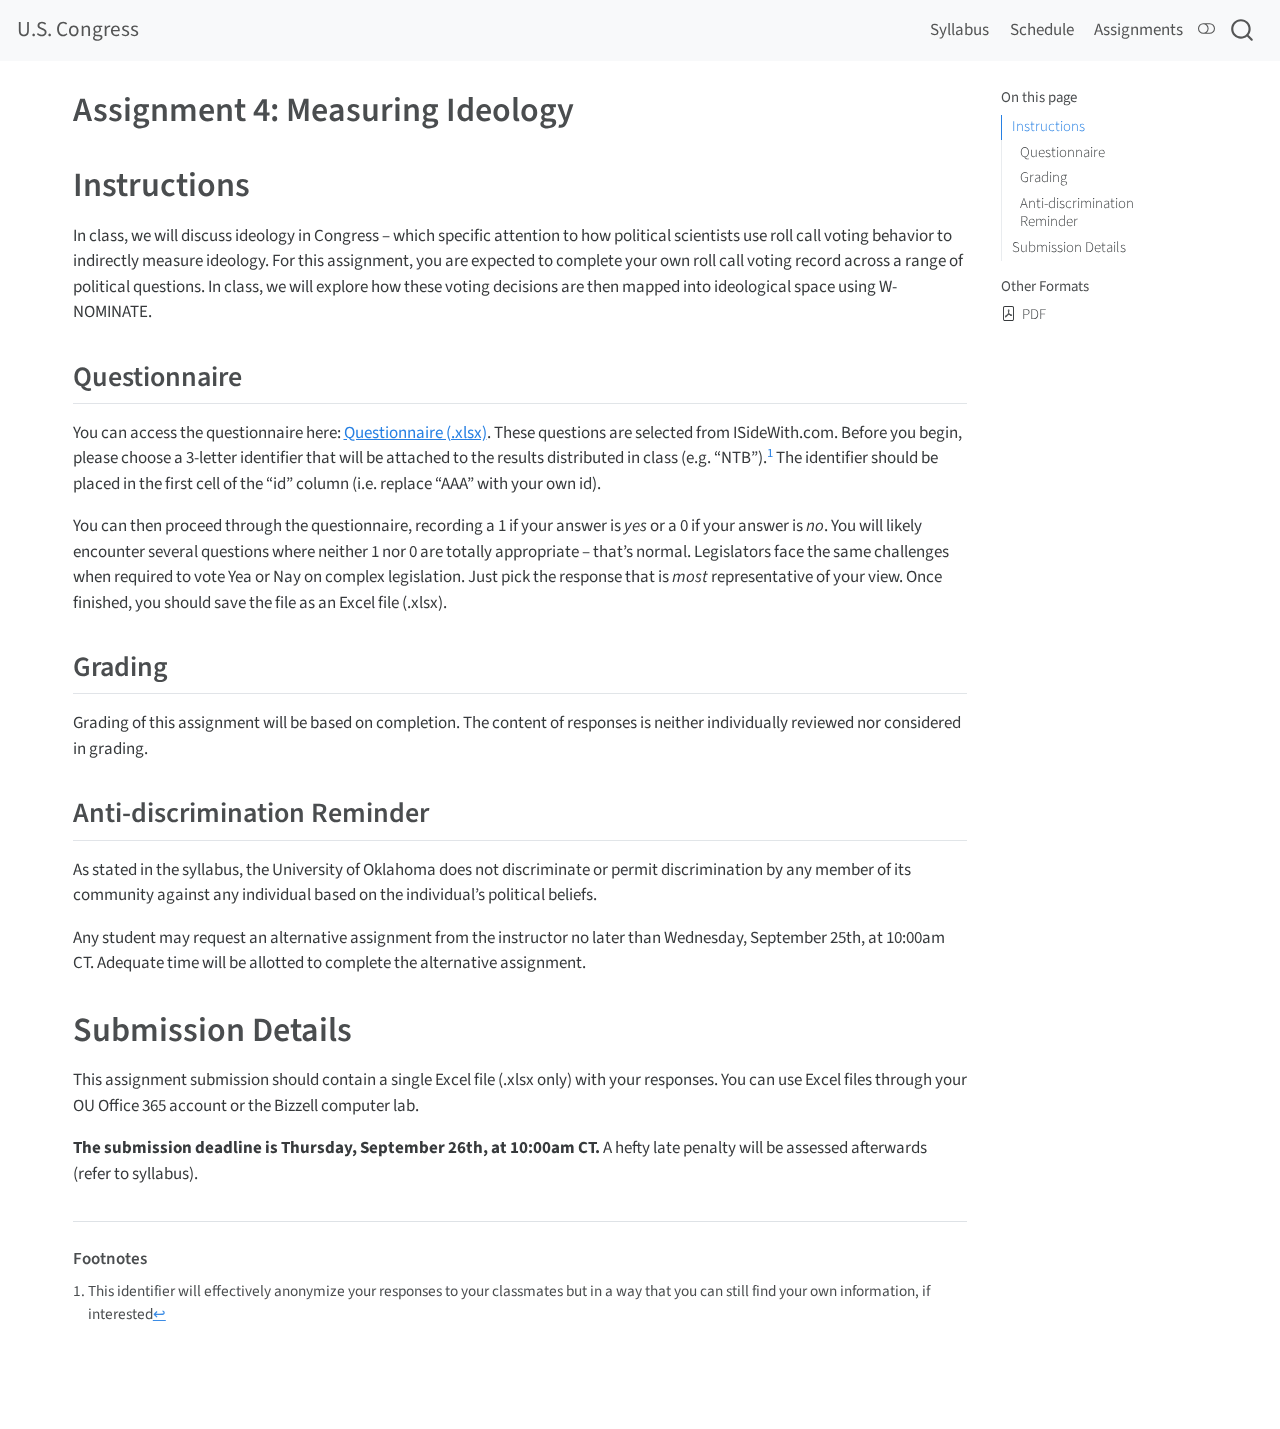
<file: docs/files/assignments/04_assignment/04-assignment.html>
<!DOCTYPE html>
<html xmlns="http://www.w3.org/1999/xhtml" lang="en" xml:lang="en"><head>

<meta charset="utf-8">
<meta name="generator" content="quarto-1.3.433">

<meta name="viewport" content="width=device-width, initial-scale=1.0, user-scalable=yes">


<title>U.S. Congress - Assignment 4: Measuring Ideology</title>
<style>
code{white-space: pre-wrap;}
span.smallcaps{font-variant: small-caps;}
div.columns{display: flex; gap: min(4vw, 1.5em);}
div.column{flex: auto; overflow-x: auto;}
div.hanging-indent{margin-left: 1.5em; text-indent: -1.5em;}
ul.task-list{list-style: none;}
ul.task-list li input[type="checkbox"] {
  width: 0.8em;
  margin: 0 0.8em 0.2em -1em; /* quarto-specific, see https://github.com/quarto-dev/quarto-cli/issues/4556 */ 
  vertical-align: middle;
}
</style>


<script src="../../../site_libs/quarto-nav/quarto-nav.js"></script>
<script src="../../../site_libs/quarto-nav/headroom.min.js"></script>
<script src="../../../site_libs/clipboard/clipboard.min.js"></script>
<script src="../../../site_libs/quarto-search/autocomplete.umd.js"></script>
<script src="../../../site_libs/quarto-search/fuse.min.js"></script>
<script src="../../../site_libs/quarto-search/quarto-search.js"></script>
<meta name="quarto:offset" content="../../../">
<script src="../../../site_libs/quarto-html/quarto.js"></script>
<script src="../../../site_libs/quarto-html/popper.min.js"></script>
<script src="../../../site_libs/quarto-html/tippy.umd.min.js"></script>
<script src="../../../site_libs/quarto-html/anchor.min.js"></script>
<link href="../../../site_libs/quarto-html/tippy.css" rel="stylesheet">
<link href="../../../site_libs/quarto-html/quarto-syntax-highlighting.css" rel="stylesheet" class="quarto-color-scheme" id="quarto-text-highlighting-styles">
<link href="../../../site_libs/quarto-html/quarto-syntax-highlighting-dark.css" rel="prefetch" class="quarto-color-scheme quarto-color-alternate" id="quarto-text-highlighting-styles">
<script src="../../../site_libs/bootstrap/bootstrap.min.js"></script>
<link href="../../../site_libs/bootstrap/bootstrap-icons.css" rel="stylesheet">
<link href="../../../site_libs/bootstrap/bootstrap.min.css" rel="stylesheet" class="quarto-color-scheme" id="quarto-bootstrap" data-mode="light">
<link href="../../../site_libs/bootstrap/bootstrap-dark.min.css" rel="prefetch" class="quarto-color-scheme quarto-color-alternate" id="quarto-bootstrap" data-mode="dark">
<script id="quarto-search-options" type="application/json">{
  "location": "navbar",
  "copy-button": false,
  "collapse-after": 3,
  "panel-placement": "end",
  "type": "overlay",
  "limit": 20,
  "language": {
    "search-no-results-text": "No results",
    "search-matching-documents-text": "matching documents",
    "search-copy-link-title": "Copy link to search",
    "search-hide-matches-text": "Hide additional matches",
    "search-more-match-text": "more match in this document",
    "search-more-matches-text": "more matches in this document",
    "search-clear-button-title": "Clear",
    "search-detached-cancel-button-title": "Cancel",
    "search-submit-button-title": "Submit",
    "search-label": "Search"
  }
}</script>


<link rel="stylesheet" href="../../../styles.css">
</head>

<body class="nav-fixed">

<div id="quarto-search-results"></div>
  <header id="quarto-header" class="headroom fixed-top">
    <nav class="navbar navbar-expand-lg navbar-dark ">
      <div class="navbar-container container-fluid">
      <div class="navbar-brand-container">
    <a class="navbar-brand" href="../../../index.html">
    <span class="navbar-title">U.S. Congress</span>
    </a>
  </div>
            <div id="quarto-search" class="" title="Search"></div>
          <button class="navbar-toggler" type="button" data-bs-toggle="collapse" data-bs-target="#navbarCollapse" aria-controls="navbarCollapse" aria-expanded="false" aria-label="Toggle navigation" onclick="if (window.quartoToggleHeadroom) { window.quartoToggleHeadroom(); }">
  <span class="navbar-toggler-icon"></span>
</button>
          <div class="collapse navbar-collapse" id="navbarCollapse">
            <ul class="navbar-nav navbar-nav-scroll ms-auto">
  <li class="nav-item">
    <a class="nav-link" href="../../../pages/syllabus.html" rel="" target="">
 <span class="menu-text">Syllabus</span></a>
  </li>  
  <li class="nav-item">
    <a class="nav-link" href="../../../pages/schedule.html" rel="" target="">
 <span class="menu-text">Schedule</span></a>
  </li>  
  <li class="nav-item">
    <a class="nav-link" href="../../../pages/assignments.html" rel="" target="">
 <span class="menu-text">Assignments</span></a>
  </li>  
</ul>
            <div class="quarto-navbar-tools">
  <a href="" class="quarto-color-scheme-toggle quarto-navigation-tool  px-1" onclick="window.quartoToggleColorScheme(); return false;" title="Toggle dark mode"><i class="bi"></i></a>
</div>
          </div> <!-- /navcollapse -->
      </div> <!-- /container-fluid -->
    </nav>
</header>
<!-- content -->
<div id="quarto-content" class="quarto-container page-columns page-rows-contents page-layout-full page-navbar">
<!-- sidebar -->
<!-- margin-sidebar -->
    <div id="quarto-margin-sidebar" class="sidebar margin-sidebar">
        <nav id="TOC" role="doc-toc" class="toc-active">
    <h2 id="toc-title">On this page</h2>
   
  <ul>
  <li><a href="#instructions" id="toc-instructions" class="nav-link active" data-scroll-target="#instructions">Instructions</a>
  <ul class="collapse">
  <li><a href="#questionnaire" id="toc-questionnaire" class="nav-link" data-scroll-target="#questionnaire">Questionnaire</a></li>
  <li><a href="#grading" id="toc-grading" class="nav-link" data-scroll-target="#grading">Grading</a></li>
  <li><a href="#anti-discrimination-reminder" id="toc-anti-discrimination-reminder" class="nav-link" data-scroll-target="#anti-discrimination-reminder">Anti-discrimination Reminder</a></li>
  </ul></li>
  <li><a href="#submission-details" id="toc-submission-details" class="nav-link" data-scroll-target="#submission-details">Submission Details</a></li>
  </ul>
<div class="quarto-alternate-formats"><h2>Other Formats</h2><ul><li><a href="04-assignment.pdf"><i class="bi bi-file-pdf"></i>PDF</a></li></ul></div></nav>
    </div>
<!-- main -->
<main class="content column-page-left" id="quarto-document-content">

<header id="title-block-header" class="quarto-title-block default">
<div class="quarto-title">
<h1 class="title">Assignment 4: Measuring Ideology</h1>
</div>



<div class="quarto-title-meta">

    
  
    
  </div>
  

</header>

<section id="instructions" class="level1">
<h1>Instructions</h1>
<p>In class, we will discuss ideology in Congress – which specific attention to how political scientists use roll call voting behavior to indirectly measure ideology. For this assignment, you are expected to complete your own roll call voting record across a range of political questions. In class, we will explore how these voting decisions are then mapped into ideological space using W-NOMINATE.</p>
<section id="questionnaire" class="level2">
<h2 class="anchored" data-anchor-id="questionnaire">Questionnaire</h2>
<p>You can access the questionnaire here: <a href="questionnaire.xlsx">Questionnaire (.xlsx)</a>. These questions are selected from ISideWith.com. Before you begin, please choose a 3-letter identifier that will be attached to the results distributed in class (e.g.&nbsp;“NTB”).<a href="#fn1" class="footnote-ref" id="fnref1" role="doc-noteref"><sup>1</sup></a> The identifier should be placed in the first cell of the “id” column (i.e.&nbsp;replace “AAA” with your own id).</p>
<p>You can then proceed through the questionnaire, recording a 1 if your answer is <em>yes</em> or a 0 if your answer is <em>no</em>. You will likely encounter several questions where neither 1 nor 0 are totally appropriate – that’s normal. Legislators face the same challenges when required to vote Yea or Nay on complex legislation. Just pick the response that is <em>most</em> representative of your view. Once finished, you should save the file as an Excel file (.xlsx).</p>
</section>
<section id="grading" class="level2">
<h2 class="anchored" data-anchor-id="grading">Grading</h2>
<p>Grading of this assignment will be based on completion. The content of responses is neither individually reviewed nor considered in grading.</p>
</section>
<section id="anti-discrimination-reminder" class="level2">
<h2 class="anchored" data-anchor-id="anti-discrimination-reminder">Anti-discrimination Reminder</h2>
<p>As stated in the syllabus, the University of Oklahoma does not discriminate or permit discrimination by any member of its community against any individual based on the individual’s political beliefs.</p>
<p>Any student may request an alternative assignment from the instructor no later than Wednesday, September 25th, at 10:00am CT. Adequate time will be allotted to complete the alternative assignment.</p>
</section>
</section>
<section id="submission-details" class="level1">
<h1>Submission Details</h1>
<p>This assignment submission should contain a single Excel file (.xlsx only) with your responses. You can use Excel files through your OU Office 365 account or the Bizzell computer lab.</p>
<p><strong>The submission deadline is Thursday, September 26th, at 10:00am CT.</strong> A hefty late penalty will be assessed afterwards (refer to syllabus).</p>


</section>


<div id="quarto-appendix" class="default"><section id="footnotes" class="footnotes footnotes-end-of-document" role="doc-endnotes"><h2 class="anchored quarto-appendix-heading">Footnotes</h2>

<ol>
<li id="fn1"><p>This identifier will effectively anonymize your responses to your classmates but in a way that you can still find your own information, if interested<a href="#fnref1" class="footnote-back" role="doc-backlink">↩︎</a></p></li>
</ol>
</section></div></main> <!-- /main -->
<script id="quarto-html-after-body" type="application/javascript">
window.document.addEventListener("DOMContentLoaded", function (event) {
  const toggleBodyColorMode = (bsSheetEl) => {
    const mode = bsSheetEl.getAttribute("data-mode");
    const bodyEl = window.document.querySelector("body");
    if (mode === "dark") {
      bodyEl.classList.add("quarto-dark");
      bodyEl.classList.remove("quarto-light");
    } else {
      bodyEl.classList.add("quarto-light");
      bodyEl.classList.remove("quarto-dark");
    }
  }
  const toggleBodyColorPrimary = () => {
    const bsSheetEl = window.document.querySelector("link#quarto-bootstrap");
    if (bsSheetEl) {
      toggleBodyColorMode(bsSheetEl);
    }
  }
  toggleBodyColorPrimary();  
  const disableStylesheet = (stylesheets) => {
    for (let i=0; i < stylesheets.length; i++) {
      const stylesheet = stylesheets[i];
      stylesheet.rel = 'prefetch';
    }
  }
  const enableStylesheet = (stylesheets) => {
    for (let i=0; i < stylesheets.length; i++) {
      const stylesheet = stylesheets[i];
      stylesheet.rel = 'stylesheet';
    }
  }
  const manageTransitions = (selector, allowTransitions) => {
    const els = window.document.querySelectorAll(selector);
    for (let i=0; i < els.length; i++) {
      const el = els[i];
      if (allowTransitions) {
        el.classList.remove('notransition');
      } else {
        el.classList.add('notransition');
      }
    }
  }
  const toggleColorMode = (alternate) => {
    // Switch the stylesheets
    const alternateStylesheets = window.document.querySelectorAll('link.quarto-color-scheme.quarto-color-alternate');
    manageTransitions('#quarto-margin-sidebar .nav-link', false);
    if (alternate) {
      enableStylesheet(alternateStylesheets);
      for (const sheetNode of alternateStylesheets) {
        if (sheetNode.id === "quarto-bootstrap") {
          toggleBodyColorMode(sheetNode);
        }
      }
    } else {
      disableStylesheet(alternateStylesheets);
      toggleBodyColorPrimary();
    }
    manageTransitions('#quarto-margin-sidebar .nav-link', true);
    // Switch the toggles
    const toggles = window.document.querySelectorAll('.quarto-color-scheme-toggle');
    for (let i=0; i < toggles.length; i++) {
      const toggle = toggles[i];
      if (toggle) {
        if (alternate) {
          toggle.classList.add("alternate");     
        } else {
          toggle.classList.remove("alternate");
        }
      }
    }
    // Hack to workaround the fact that safari doesn't
    // properly recolor the scrollbar when toggling (#1455)
    if (navigator.userAgent.indexOf('Safari') > 0 && navigator.userAgent.indexOf('Chrome') == -1) {
      manageTransitions("body", false);
      window.scrollTo(0, 1);
      setTimeout(() => {
        window.scrollTo(0, 0);
        manageTransitions("body", true);
      }, 40);  
    }
  }
  const isFileUrl = () => { 
    return window.location.protocol === 'file:';
  }
  const hasAlternateSentinel = () => {  
    let styleSentinel = getColorSchemeSentinel();
    if (styleSentinel !== null) {
      return styleSentinel === "alternate";
    } else {
      return false;
    }
  }
  const setStyleSentinel = (alternate) => {
    const value = alternate ? "alternate" : "default";
    if (!isFileUrl()) {
      window.localStorage.setItem("quarto-color-scheme", value);
    } else {
      localAlternateSentinel = value;
    }
  }
  const getColorSchemeSentinel = () => {
    if (!isFileUrl()) {
      const storageValue = window.localStorage.getItem("quarto-color-scheme");
      return storageValue != null ? storageValue : localAlternateSentinel;
    } else {
      return localAlternateSentinel;
    }
  }
  let localAlternateSentinel = 'default';
  // Dark / light mode switch
  window.quartoToggleColorScheme = () => {
    // Read the current dark / light value 
    let toAlternate = !hasAlternateSentinel();
    toggleColorMode(toAlternate);
    setStyleSentinel(toAlternate);
  };
  // Ensure there is a toggle, if there isn't float one in the top right
  if (window.document.querySelector('.quarto-color-scheme-toggle') === null) {
    const a = window.document.createElement('a');
    a.classList.add('top-right');
    a.classList.add('quarto-color-scheme-toggle');
    a.href = "";
    a.onclick = function() { try { window.quartoToggleColorScheme(); } catch {} return false; };
    const i = window.document.createElement("i");
    i.classList.add('bi');
    a.appendChild(i);
    window.document.body.appendChild(a);
  }
  // Switch to dark mode if need be
  if (hasAlternateSentinel()) {
    toggleColorMode(true);
  } else {
    toggleColorMode(false);
  }
  const icon = "";
  const anchorJS = new window.AnchorJS();
  anchorJS.options = {
    placement: 'right',
    icon: icon
  };
  anchorJS.add('.anchored');
  const isCodeAnnotation = (el) => {
    for (const clz of el.classList) {
      if (clz.startsWith('code-annotation-')) {                     
        return true;
      }
    }
    return false;
  }
  const clipboard = new window.ClipboardJS('.code-copy-button', {
    text: function(trigger) {
      const codeEl = trigger.previousElementSibling.cloneNode(true);
      for (const childEl of codeEl.children) {
        if (isCodeAnnotation(childEl)) {
          childEl.remove();
        }
      }
      return codeEl.innerText;
    }
  });
  clipboard.on('success', function(e) {
    // button target
    const button = e.trigger;
    // don't keep focus
    button.blur();
    // flash "checked"
    button.classList.add('code-copy-button-checked');
    var currentTitle = button.getAttribute("title");
    button.setAttribute("title", "Copied!");
    let tooltip;
    if (window.bootstrap) {
      button.setAttribute("data-bs-toggle", "tooltip");
      button.setAttribute("data-bs-placement", "left");
      button.setAttribute("data-bs-title", "Copied!");
      tooltip = new bootstrap.Tooltip(button, 
        { trigger: "manual", 
          customClass: "code-copy-button-tooltip",
          offset: [0, -8]});
      tooltip.show();    
    }
    setTimeout(function() {
      if (tooltip) {
        tooltip.hide();
        button.removeAttribute("data-bs-title");
        button.removeAttribute("data-bs-toggle");
        button.removeAttribute("data-bs-placement");
      }
      button.setAttribute("title", currentTitle);
      button.classList.remove('code-copy-button-checked');
    }, 1000);
    // clear code selection
    e.clearSelection();
  });
  function tippyHover(el, contentFn) {
    const config = {
      allowHTML: true,
      content: contentFn,
      maxWidth: 500,
      delay: 100,
      arrow: false,
      appendTo: function(el) {
          return el.parentElement;
      },
      interactive: true,
      interactiveBorder: 10,
      theme: 'quarto',
      placement: 'bottom-start'
    };
    window.tippy(el, config); 
  }
  const noterefs = window.document.querySelectorAll('a[role="doc-noteref"]');
  for (var i=0; i<noterefs.length; i++) {
    const ref = noterefs[i];
    tippyHover(ref, function() {
      // use id or data attribute instead here
      let href = ref.getAttribute('data-footnote-href') || ref.getAttribute('href');
      try { href = new URL(href).hash; } catch {}
      const id = href.replace(/^#\/?/, "");
      const note = window.document.getElementById(id);
      return note.innerHTML;
    });
  }
      let selectedAnnoteEl;
      const selectorForAnnotation = ( cell, annotation) => {
        let cellAttr = 'data-code-cell="' + cell + '"';
        let lineAttr = 'data-code-annotation="' +  annotation + '"';
        const selector = 'span[' + cellAttr + '][' + lineAttr + ']';
        return selector;
      }
      const selectCodeLines = (annoteEl) => {
        const doc = window.document;
        const targetCell = annoteEl.getAttribute("data-target-cell");
        const targetAnnotation = annoteEl.getAttribute("data-target-annotation");
        const annoteSpan = window.document.querySelector(selectorForAnnotation(targetCell, targetAnnotation));
        const lines = annoteSpan.getAttribute("data-code-lines").split(",");
        const lineIds = lines.map((line) => {
          return targetCell + "-" + line;
        })
        let top = null;
        let height = null;
        let parent = null;
        if (lineIds.length > 0) {
            //compute the position of the single el (top and bottom and make a div)
            const el = window.document.getElementById(lineIds[0]);
            top = el.offsetTop;
            height = el.offsetHeight;
            parent = el.parentElement.parentElement;
          if (lineIds.length > 1) {
            const lastEl = window.document.getElementById(lineIds[lineIds.length - 1]);
            const bottom = lastEl.offsetTop + lastEl.offsetHeight;
            height = bottom - top;
          }
          if (top !== null && height !== null && parent !== null) {
            // cook up a div (if necessary) and position it 
            let div = window.document.getElementById("code-annotation-line-highlight");
            if (div === null) {
              div = window.document.createElement("div");
              div.setAttribute("id", "code-annotation-line-highlight");
              div.style.position = 'absolute';
              parent.appendChild(div);
            }
            div.style.top = top - 2 + "px";
            div.style.height = height + 4 + "px";
            let gutterDiv = window.document.getElementById("code-annotation-line-highlight-gutter");
            if (gutterDiv === null) {
              gutterDiv = window.document.createElement("div");
              gutterDiv.setAttribute("id", "code-annotation-line-highlight-gutter");
              gutterDiv.style.position = 'absolute';
              const codeCell = window.document.getElementById(targetCell);
              const gutter = codeCell.querySelector('.code-annotation-gutter');
              gutter.appendChild(gutterDiv);
            }
            gutterDiv.style.top = top - 2 + "px";
            gutterDiv.style.height = height + 4 + "px";
          }
          selectedAnnoteEl = annoteEl;
        }
      };
      const unselectCodeLines = () => {
        const elementsIds = ["code-annotation-line-highlight", "code-annotation-line-highlight-gutter"];
        elementsIds.forEach((elId) => {
          const div = window.document.getElementById(elId);
          if (div) {
            div.remove();
          }
        });
        selectedAnnoteEl = undefined;
      };
      // Attach click handler to the DT
      const annoteDls = window.document.querySelectorAll('dt[data-target-cell]');
      for (const annoteDlNode of annoteDls) {
        annoteDlNode.addEventListener('click', (event) => {
          const clickedEl = event.target;
          if (clickedEl !== selectedAnnoteEl) {
            unselectCodeLines();
            const activeEl = window.document.querySelector('dt[data-target-cell].code-annotation-active');
            if (activeEl) {
              activeEl.classList.remove('code-annotation-active');
            }
            selectCodeLines(clickedEl);
            clickedEl.classList.add('code-annotation-active');
          } else {
            // Unselect the line
            unselectCodeLines();
            clickedEl.classList.remove('code-annotation-active');
          }
        });
      }
  const findCites = (el) => {
    const parentEl = el.parentElement;
    if (parentEl) {
      const cites = parentEl.dataset.cites;
      if (cites) {
        return {
          el,
          cites: cites.split(' ')
        };
      } else {
        return findCites(el.parentElement)
      }
    } else {
      return undefined;
    }
  };
  var bibliorefs = window.document.querySelectorAll('a[role="doc-biblioref"]');
  for (var i=0; i<bibliorefs.length; i++) {
    const ref = bibliorefs[i];
    const citeInfo = findCites(ref);
    if (citeInfo) {
      tippyHover(citeInfo.el, function() {
        var popup = window.document.createElement('div');
        citeInfo.cites.forEach(function(cite) {
          var citeDiv = window.document.createElement('div');
          citeDiv.classList.add('hanging-indent');
          citeDiv.classList.add('csl-entry');
          var biblioDiv = window.document.getElementById('ref-' + cite);
          if (biblioDiv) {
            citeDiv.innerHTML = biblioDiv.innerHTML;
          }
          popup.appendChild(citeDiv);
        });
        return popup.innerHTML;
      });
    }
  }
});
</script>
</div> <!-- /content -->



</body></html>
</file>
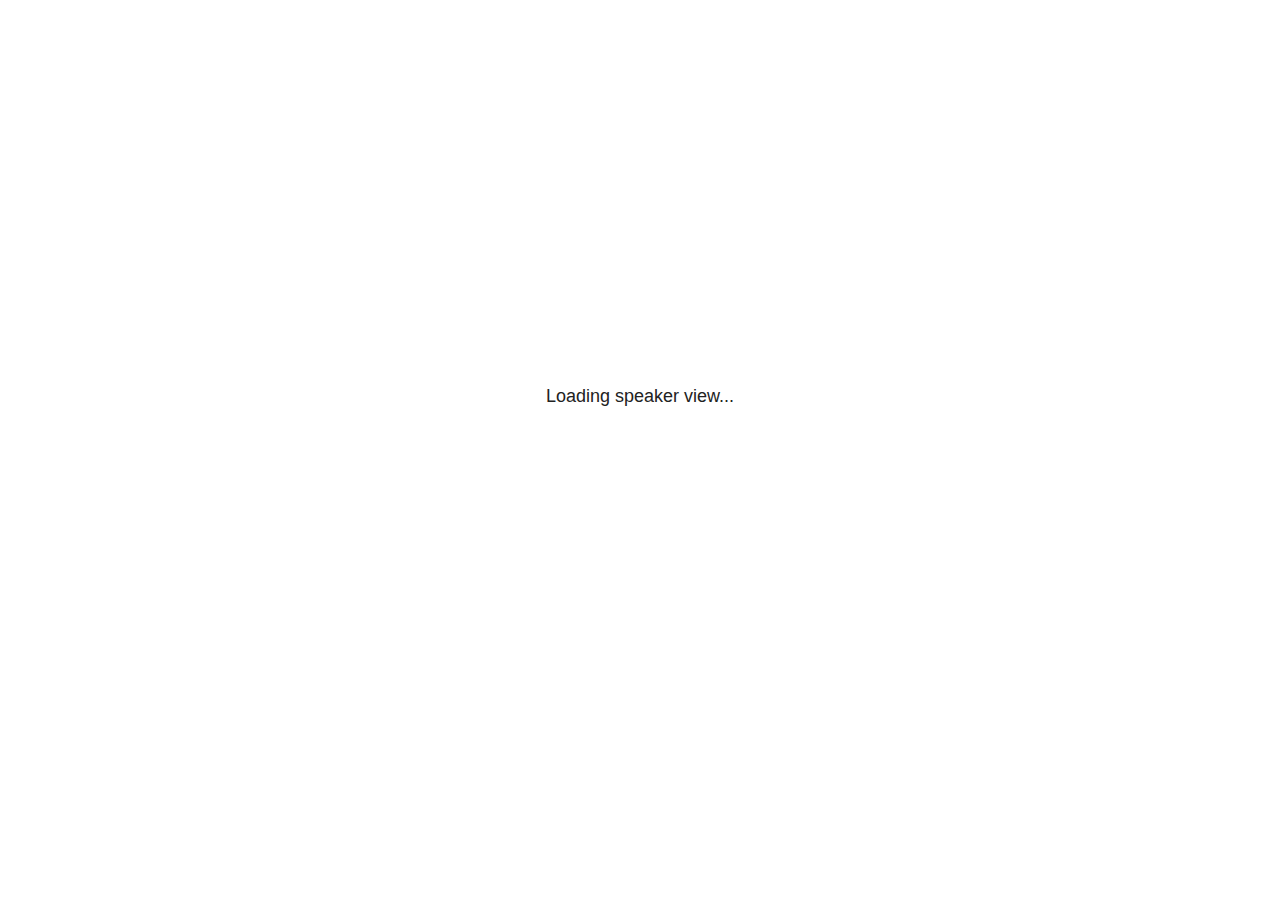
<file: docs/site_libs/revealjs/plugin/notes/speaker-view.html>
<!--
	NOTE: You need to build the notes plugin after making changes to this file.
-->
<html lang="en">
	<head>
		<meta charset="utf-8">

		<title>reveal.js - Speaker View</title>

		<style>
			body {
				font-family: Helvetica;
				font-size: 18px;
			}

			#current-slide,
			#upcoming-slide,
			#speaker-controls {
				padding: 6px;
				box-sizing: border-box;
				-moz-box-sizing: border-box;
			}

			#current-slide iframe,
			#upcoming-slide iframe {
				width: 100%;
				height: 100%;
				border: 1px solid #ddd;
			}

			#current-slide .label,
			#upcoming-slide .label {
				position: absolute;
				top: 10px;
				left: 10px;
				z-index: 2;
			}

			#connection-status {
				position: absolute;
				top: 0;
				left: 0;
				width: 100%;
				height: 100%;
				z-index: 20;
				padding: 30% 20% 20% 20%;
				font-size: 18px;
				color: #222;
				background: #fff;
				text-align: center;
				box-sizing: border-box;
				line-height: 1.4;
			}

			.overlay-element {
				height: 34px;
				line-height: 34px;
				padding: 0 10px;
				text-shadow: none;
				background: rgba( 220, 220, 220, 0.8 );
				color: #222;
				font-size: 14px;
			}

			.overlay-element.interactive:hover {
				background: rgba( 220, 220, 220, 1 );
			}

			#current-slide {
				position: absolute;
				width: 60%;
				height: 100%;
				top: 0;
				left: 0;
				padding-right: 0;
			}

			#upcoming-slide {
				position: absolute;
				width: 40%;
				height: 40%;
				right: 0;
				top: 0;
			}

			/* Speaker controls */
			#speaker-controls {
				position: absolute;
				top: 40%;
				right: 0;
				width: 40%;
				height: 60%;
				overflow: auto;
				font-size: 18px;
			}

				.speaker-controls-time.hidden,
				.speaker-controls-notes.hidden {
					display: none;
				}

				.speaker-controls-time .label,
				.speaker-controls-pace .label,
				.speaker-controls-notes .label {
					text-transform: uppercase;
					font-weight: normal;
					font-size: 0.66em;
					color: #666;
					margin: 0;
				}

				.speaker-controls-time, .speaker-controls-pace {
					border-bottom: 1px solid rgba( 200, 200, 200, 0.5 );
					margin-bottom: 10px;
					padding: 10px 16px;
					padding-bottom: 20px;
					cursor: pointer;
				}

				.speaker-controls-time .reset-button {
					opacity: 0;
					float: right;
					color: #666;
					text-decoration: none;
				}
				.speaker-controls-time:hover .reset-button {
					opacity: 1;
				}

				.speaker-controls-time .timer,
				.speaker-controls-time .clock {
					width: 50%;
				}

				.speaker-controls-time .timer,
				.speaker-controls-time .clock,
				.speaker-controls-time .pacing .hours-value,
				.speaker-controls-time .pacing .minutes-value,
				.speaker-controls-time .pacing .seconds-value {
					font-size: 1.9em;
				}

				.speaker-controls-time .timer {
					float: left;
				}

				.speaker-controls-time .clock {
					float: right;
					text-align: right;
				}

				.speaker-controls-time span.mute {
					opacity: 0.3;
				}

				.speaker-controls-time .pacing-title {
					margin-top: 5px;
				}

				.speaker-controls-time .pacing.ahead {
					color: blue;
				}

				.speaker-controls-time .pacing.on-track {
					color: green;
				}

				.speaker-controls-time .pacing.behind {
					color: red;
				}

				.speaker-controls-notes {
					padding: 10px 16px;
				}

				.speaker-controls-notes .value {
					margin-top: 5px;
					line-height: 1.4;
					font-size: 1.2em;
				}

			/* Layout selector */
			#speaker-layout {
				position: absolute;
				top: 10px;
				right: 10px;
				color: #222;
				z-index: 10;
			}
				#speaker-layout select {
					position: absolute;
					width: 100%;
					height: 100%;
					top: 0;
					left: 0;
					border: 0;
					box-shadow: 0;
					cursor: pointer;
					opacity: 0;

					font-size: 1em;
					background-color: transparent;

					-moz-appearance: none;
					-webkit-appearance: none;
					-webkit-tap-highlight-color: rgba(0, 0, 0, 0);
				}

				#speaker-layout select:focus {
					outline: none;
					box-shadow: none;
				}

			.clear {
				clear: both;
			}

			/* Speaker layout: Wide */
			body[data-speaker-layout="wide"] #current-slide,
			body[data-speaker-layout="wide"] #upcoming-slide {
				width: 50%;
				height: 45%;
				padding: 6px;
			}

			body[data-speaker-layout="wide"] #current-slide {
				top: 0;
				left: 0;
			}

			body[data-speaker-layout="wide"] #upcoming-slide {
				top: 0;
				left: 50%;
			}

			body[data-speaker-layout="wide"] #speaker-controls {
				top: 45%;
				left: 0;
				width: 100%;
				height: 50%;
				font-size: 1.25em;
			}

			/* Speaker layout: Tall */
			body[data-speaker-layout="tall"] #current-slide,
			body[data-speaker-layout="tall"] #upcoming-slide {
				width: 45%;
				height: 50%;
				padding: 6px;
			}

			body[data-speaker-layout="tall"] #current-slide {
				top: 0;
				left: 0;
			}

			body[data-speaker-layout="tall"] #upcoming-slide {
				top: 50%;
				left: 0;
			}

			body[data-speaker-layout="tall"] #speaker-controls {
				padding-top: 40px;
				top: 0;
				left: 45%;
				width: 55%;
				height: 100%;
				font-size: 1.25em;
			}

			/* Speaker layout: Notes only */
			body[data-speaker-layout="notes-only"] #current-slide,
			body[data-speaker-layout="notes-only"] #upcoming-slide {
				display: none;
			}

			body[data-speaker-layout="notes-only"] #speaker-controls {
				padding-top: 40px;
				top: 0;
				left: 0;
				width: 100%;
				height: 100%;
				font-size: 1.25em;
			}

			@media screen and (max-width: 1080px) {
				body[data-speaker-layout="default"] #speaker-controls {
					font-size: 16px;
				}
			}

			@media screen and (max-width: 900px) {
				body[data-speaker-layout="default"] #speaker-controls {
					font-size: 14px;
				}
			}

			@media screen and (max-width: 800px) {
				body[data-speaker-layout="default"] #speaker-controls {
					font-size: 12px;
				}
			}

		</style>
	</head>

	<body>

		<div id="connection-status">Loading speaker view...</div>

		<div id="current-slide"></div>
		<div id="upcoming-slide"><span class="overlay-element label">Upcoming</span></div>
		<div id="speaker-controls">
			<div class="speaker-controls-time">
				<h4 class="label">Time <span class="reset-button">Click to Reset</span></h4>
				<div class="clock">
					<span class="clock-value">0:00 AM</span>
				</div>
				<div class="timer">
					<span class="hours-value">00</span><span class="minutes-value">:00</span><span class="seconds-value">:00</span>
				</div>
				<div class="clear"></div>

				<h4 class="label pacing-title" style="display: none">Pacing – Time to finish current slide</h4>
				<div class="pacing" style="display: none">
					<span class="hours-value">00</span><span class="minutes-value">:00</span><span class="seconds-value">:00</span>
				</div>
			</div>

			<div class="speaker-controls-notes hidden">
				<h4 class="label">Notes</h4>
				<div class="value"></div>
			</div>
		</div>
		<div id="speaker-layout" class="overlay-element interactive">
			<span class="speaker-layout-label"></span>
			<select class="speaker-layout-dropdown"></select>
		</div>

		<script>

			(function() {

				var notes,
					notesValue,
					currentState,
					currentSlide,
					upcomingSlide,
					layoutLabel,
					layoutDropdown,
					pendingCalls = {},
					lastRevealApiCallId = 0,
					connected = false,
					whitelistedWindows = [window.opener];

				var SPEAKER_LAYOUTS = {
					'default': 'Default',
					'wide': 'Wide',
					'tall': 'Tall',
					'notes-only': 'Notes only'
				};

				setupLayout();

				var connectionStatus = document.querySelector( '#connection-status' );
				var connectionTimeout = setTimeout( function() {
					connectionStatus.innerHTML = 'Error connecting to main window.<br>Please try closing and reopening the speaker view.';
				}, 5000 );
;
				window.addEventListener( 'message', function( event ) {

					// Validate the origin of this message to prevent XSS
					if( window.location.origin !== event.origin && whitelistedWindows.indexOf( event.source ) === -1 ) {
						return;
					}

					clearTimeout( connectionTimeout );
					connectionStatus.style.display = 'none';

					var data = JSON.parse( event.data );

					// The overview mode is only useful to the reveal.js instance
					// where navigation occurs so we don't sync it
					if( data.state ) delete data.state.overview;

					// Messages sent by the notes plugin inside of the main window
					if( data && data.namespace === 'reveal-notes' ) {
						if( data.type === 'connect' ) {
							handleConnectMessage( data );
						}
						else if( data.type === 'state' ) {
							handleStateMessage( data );
						}
						else if( data.type === 'return' ) {
							pendingCalls[data.callId](data.result);
							delete pendingCalls[data.callId];
						}
					}
					// Messages sent by the reveal.js inside of the current slide preview
					else if( data && data.namespace === 'reveal' ) {
						if( /ready/.test( data.eventName ) ) {
							// Send a message back to notify that the handshake is complete
							window.opener.postMessage( JSON.stringify({ namespace: 'reveal-notes', type: 'connected'} ), '*' );
						}
						else if( /slidechanged|fragmentshown|fragmenthidden|paused|resumed/.test( data.eventName ) && currentState !== JSON.stringify( data.state ) ) {

							dispatchStateToMainWindow( data.state );

						}
					}

				} );

				/**
				 * Updates the presentation in the main window to match the state
				 * of the presentation in the notes window.
				 */
				const dispatchStateToMainWindow = debounce(( state ) => {
					window.opener.postMessage( JSON.stringify({ method: 'setState', args: [ state ]} ), '*' );
				}, 500);

				/**
				 * Asynchronously calls the Reveal.js API of the main frame.
				 */
				function callRevealApi( methodName, methodArguments, callback ) {

					var callId = ++lastRevealApiCallId;
					pendingCalls[callId] = callback;
					window.opener.postMessage( JSON.stringify( {
						namespace: 'reveal-notes',
						type: 'call',
						callId: callId,
						methodName: methodName,
						arguments: methodArguments
					} ), '*' );

				}

				/**
				 * Called when the main window is trying to establish a
				 * connection.
				 */
				function handleConnectMessage( data ) {

					if( connected === false ) {
						connected = true;

						setupIframes( data );
						setupKeyboard();
						setupNotes();
						setupTimer();
						setupHeartbeat();
					}

				}

				/**
				 * Called when the main window sends an updated state.
				 */
				function handleStateMessage( data ) {

					// Store the most recently set state to avoid circular loops
					// applying the same state
					currentState = JSON.stringify( data.state );

					// No need for updating the notes in case of fragment changes
					if ( data.notes ) {
						notes.classList.remove( 'hidden' );
						notesValue.style.whiteSpace = data.whitespace;
						if( data.markdown ) {
							notesValue.innerHTML = marked( data.notes );
						}
						else {
							notesValue.innerHTML = data.notes;
						}
					}
					else {
						notes.classList.add( 'hidden' );
					}

					// Update the note slides
					currentSlide.contentWindow.postMessage( JSON.stringify({ method: 'setState', args: [ data.state ] }), '*' );
					upcomingSlide.contentWindow.postMessage( JSON.stringify({ method: 'setState', args: [ data.state ] }), '*' );
					upcomingSlide.contentWindow.postMessage( JSON.stringify({ method: 'next' }), '*' );

				}

				// Limit to max one state update per X ms
				handleStateMessage = debounce( handleStateMessage, 200 );

				/**
				 * Forward keyboard events to the current slide window.
				 * This enables keyboard events to work even if focus
				 * isn't set on the current slide iframe.
				 *
				 * Block F5 default handling, it reloads and disconnects
				 * the speaker notes window.
				 */
				function setupKeyboard() {

					document.addEventListener( 'keydown', function( event ) {
						if( event.keyCode === 116 || ( event.metaKey && event.keyCode === 82 ) ) {
							event.preventDefault();
							return false;
						}
						currentSlide.contentWindow.postMessage( JSON.stringify({ method: 'triggerKey', args: [ event.keyCode ] }), '*' );
					} );

				}

				/**
				 * Creates the preview iframes.
				 */
				function setupIframes( data ) {

					var params = [
						'receiver',
						'progress=false',
						'history=false',
						'transition=none',
						'autoSlide=0',
						'backgroundTransition=none'
					].join( '&' );

					var urlSeparator = /\?/.test(data.url) ? '&' : '?';
					var hash = '#/' + data.state.indexh + '/' + data.state.indexv;
					var currentURL = data.url + urlSeparator + params + '&postMessageEvents=true' + hash;
					var upcomingURL = data.url + urlSeparator + params + '&controls=false' + hash;

					currentSlide = document.createElement( 'iframe' );
					currentSlide.setAttribute( 'width', 1280 );
					currentSlide.setAttribute( 'height', 1024 );
					currentSlide.setAttribute( 'src', currentURL );
					document.querySelector( '#current-slide' ).appendChild( currentSlide );

					upcomingSlide = document.createElement( 'iframe' );
					upcomingSlide.setAttribute( 'width', 640 );
					upcomingSlide.setAttribute( 'height', 512 );
					upcomingSlide.setAttribute( 'src', upcomingURL );
					document.querySelector( '#upcoming-slide' ).appendChild( upcomingSlide );

					whitelistedWindows.push( currentSlide.contentWindow, upcomingSlide.contentWindow );

				}

				/**
				 * Setup the notes UI.
				 */
				function setupNotes() {

					notes = document.querySelector( '.speaker-controls-notes' );
					notesValue = document.querySelector( '.speaker-controls-notes .value' );

				}

				/**
				 * We send out a heartbeat at all times to ensure we can
				 * reconnect with the main presentation window after reloads.
				 */
				function setupHeartbeat() {

					setInterval( () => {
						window.opener.postMessage( JSON.stringify({ namespace: 'reveal-notes', type: 'heartbeat'} ), '*' );
					}, 1000 );

				}

				function getTimings( callback ) {

					callRevealApi( 'getSlidesAttributes', [], function ( slideAttributes ) {
						callRevealApi( 'getConfig', [], function ( config ) {
							var totalTime = config.totalTime;
							var minTimePerSlide = config.minimumTimePerSlide || 0;
							var defaultTiming = config.defaultTiming;
							if ((defaultTiming == null) && (totalTime == null)) {
								callback(null);
								return;
							}
							// Setting totalTime overrides defaultTiming
							if (totalTime) {
								defaultTiming = 0;
							}
							var timings = [];
							for ( var i in slideAttributes ) {
								var slide = slideAttributes[ i ];
								var timing = defaultTiming;
								if( slide.hasOwnProperty( 'data-timing' )) {
									var t = slide[ 'data-timing' ];
									timing = parseInt(t);
									if( isNaN(timing) ) {
										console.warn("Could not parse timing '" + t + "' of slide " + i + "; using default of " + defaultTiming);
										timing = defaultTiming;
									}
								}
								timings.push(timing);
							}
							if ( totalTime ) {
								// After we've allocated time to individual slides, we summarize it and
								// subtract it from the total time
								var remainingTime = totalTime - timings.reduce( function(a, b) { return a + b; }, 0 );
								// The remaining time is divided by the number of slides that have 0 seconds
								// allocated at the moment, giving the average time-per-slide on the remaining slides
								var remainingSlides = (timings.filter( function(x) { return x == 0 }) ).length
								var timePerSlide = Math.round( remainingTime / remainingSlides, 0 )
								// And now we replace every zero-value timing with that average
								timings = timings.map( function(x) { return (x==0 ? timePerSlide : x) } );
							}
							var slidesUnderMinimum = timings.filter( function(x) { return (x < minTimePerSlide) } ).length
							if ( slidesUnderMinimum ) {
								message = "The pacing time for " + slidesUnderMinimum + " slide(s) is under the configured minimum of " + minTimePerSlide + " seconds. Check the data-timing attribute on individual slides, or consider increasing the totalTime or minimumTimePerSlide configuration options (or removing some slides).";
								alert(message);
							}
							callback( timings );
						} );
					} );

				}

				/**
				 * Return the number of seconds allocated for presenting
				 * all slides up to and including this one.
				 */
				function getTimeAllocated( timings, callback ) {

					callRevealApi( 'getSlidePastCount', [], function ( currentSlide ) {
						var allocated = 0;
						for (var i in timings.slice(0, currentSlide + 1)) {
							allocated += timings[i];
						}
						callback( allocated );
					} );

				}

				/**
				 * Create the timer and clock and start updating them
				 * at an interval.
				 */
				function setupTimer() {

					var start = new Date(),
					timeEl = document.querySelector( '.speaker-controls-time' ),
					clockEl = timeEl.querySelector( '.clock-value' ),
					hoursEl = timeEl.querySelector( '.hours-value' ),
					minutesEl = timeEl.querySelector( '.minutes-value' ),
					secondsEl = timeEl.querySelector( '.seconds-value' ),
					pacingTitleEl = timeEl.querySelector( '.pacing-title' ),
					pacingEl = timeEl.querySelector( '.pacing' ),
					pacingHoursEl = pacingEl.querySelector( '.hours-value' ),
					pacingMinutesEl = pacingEl.querySelector( '.minutes-value' ),
					pacingSecondsEl = pacingEl.querySelector( '.seconds-value' );

					var timings = null;
					getTimings( function ( _timings ) {

						timings = _timings;
						if (_timings !== null) {
							pacingTitleEl.style.removeProperty('display');
							pacingEl.style.removeProperty('display');
						}

						// Update once directly
						_updateTimer();

						// Then update every second
						setInterval( _updateTimer, 1000 );

					} );


					function _resetTimer() {

						if (timings == null) {
							start = new Date();
							_updateTimer();
						}
						else {
							// Reset timer to beginning of current slide
							getTimeAllocated( timings, function ( slideEndTimingSeconds ) {
								var slideEndTiming = slideEndTimingSeconds * 1000;
								callRevealApi( 'getSlidePastCount', [], function ( currentSlide ) {
									var currentSlideTiming = timings[currentSlide] * 1000;
									var previousSlidesTiming = slideEndTiming - currentSlideTiming;
									var now = new Date();
									start = new Date(now.getTime() - previousSlidesTiming);
									_updateTimer();
								} );
							} );
						}

					}

					timeEl.addEventListener( 'click', function() {
						_resetTimer();
						return false;
					} );

					function _displayTime( hrEl, minEl, secEl, time) {

						var sign = Math.sign(time) == -1 ? "-" : "";
						time = Math.abs(Math.round(time / 1000));
						var seconds = time % 60;
						var minutes = Math.floor( time / 60 ) % 60 ;
						var hours = Math.floor( time / ( 60 * 60 )) ;
						hrEl.innerHTML = sign + zeroPadInteger( hours );
						if (hours == 0) {
							hrEl.classList.add( 'mute' );
						}
						else {
							hrEl.classList.remove( 'mute' );
						}
						minEl.innerHTML = ':' + zeroPadInteger( minutes );
						if (hours == 0 && minutes == 0) {
							minEl.classList.add( 'mute' );
						}
						else {
							minEl.classList.remove( 'mute' );
						}
						secEl.innerHTML = ':' + zeroPadInteger( seconds );
					}

					function _updateTimer() {

						var diff, hours, minutes, seconds,
						now = new Date();

						diff = now.getTime() - start.getTime();

						clockEl.innerHTML = now.toLocaleTimeString( 'en-US', { hour12: true, hour: '2-digit', minute:'2-digit' } );
						_displayTime( hoursEl, minutesEl, secondsEl, diff );
						if (timings !== null) {
							_updatePacing(diff);
						}

					}

					function _updatePacing(diff) {

						getTimeAllocated( timings, function ( slideEndTimingSeconds ) {
							var slideEndTiming = slideEndTimingSeconds * 1000;

							callRevealApi( 'getSlidePastCount', [], function ( currentSlide ) {
								var currentSlideTiming = timings[currentSlide] * 1000;
								var timeLeftCurrentSlide = slideEndTiming - diff;
								if (timeLeftCurrentSlide < 0) {
									pacingEl.className = 'pacing behind';
								}
								else if (timeLeftCurrentSlide < currentSlideTiming) {
									pacingEl.className = 'pacing on-track';
								}
								else {
									pacingEl.className = 'pacing ahead';
								}
								_displayTime( pacingHoursEl, pacingMinutesEl, pacingSecondsEl, timeLeftCurrentSlide );
							} );
						} );
					}

				}

				/**
				 * Sets up the speaker view layout and layout selector.
				 */
				function setupLayout() {

					layoutDropdown = document.querySelector( '.speaker-layout-dropdown' );
					layoutLabel = document.querySelector( '.speaker-layout-label' );

					// Render the list of available layouts
					for( var id in SPEAKER_LAYOUTS ) {
						var option = document.createElement( 'option' );
						option.setAttribute( 'value', id );
						option.textContent = SPEAKER_LAYOUTS[ id ];
						layoutDropdown.appendChild( option );
					}

					// Monitor the dropdown for changes
					layoutDropdown.addEventListener( 'change', function( event ) {

						setLayout( layoutDropdown.value );

					}, false );

					// Restore any currently persisted layout
					setLayout( getLayout() );

				}

				/**
				 * Sets a new speaker view layout. The layout is persisted
				 * in local storage.
				 */
				function setLayout( value ) {

					var title = SPEAKER_LAYOUTS[ value ];

					layoutLabel.innerHTML = 'Layout' + ( title ? ( ': ' + title ) : '' );
					layoutDropdown.value = value;

					document.body.setAttribute( 'data-speaker-layout', value );

					// Persist locally
					if( supportsLocalStorage() ) {
						window.localStorage.setItem( 'reveal-speaker-layout', value );
					}

				}

				/**
				 * Returns the ID of the most recently set speaker layout
				 * or our default layout if none has been set.
				 */
				function getLayout() {

					if( supportsLocalStorage() ) {
						var layout = window.localStorage.getItem( 'reveal-speaker-layout' );
						if( layout ) {
							return layout;
						}
					}

					// Default to the first record in the layouts hash
					for( var id in SPEAKER_LAYOUTS ) {
						return id;
					}

				}

				function supportsLocalStorage() {

					try {
						localStorage.setItem('test', 'test');
						localStorage.removeItem('test');
						return true;
					}
					catch( e ) {
						return false;
					}

				}

				function zeroPadInteger( num ) {

					var str = '00' + parseInt( num );
					return str.substring( str.length - 2 );

				}

				/**
				 * Limits the frequency at which a function can be called.
				 */
				function debounce( fn, ms ) {

					var lastTime = 0,
						timeout;

					return function() {

						var args = arguments;
						var context = this;

						clearTimeout( timeout );

						var timeSinceLastCall = Date.now() - lastTime;
						if( timeSinceLastCall > ms ) {
							fn.apply( context, args );
							lastTime = Date.now();
						}
						else {
							timeout = setTimeout( function() {
								fn.apply( context, args );
								lastTime = Date.now();
							}, ms - timeSinceLastCall );
						}

					}

				}

			})();

		</script>
	</body>
</html>
</file>
<file: docs/site_libs/quarto-html/tippy.css>
.tippy-box[data-animation=fade][data-state=hidden]{opacity:0}[data-tippy-root]{max-width:calc(100vw - 10px)}.tippy-box{position:relative;background-color:#333;color:#fff;border-radius:4px;font-size:14px;line-height:1.4;white-space:normal;outline:0;transition-property:transform,visibility,opacity}.tippy-box[data-placement^=top]>.tippy-arrow{bottom:0}.tippy-box[data-placement^=top]>.tippy-arrow:before{bottom:-7px;left:0;border-width:8px 8px 0;border-top-color:initial;transform-origin:center top}.tippy-box[data-placement^=bottom]>.tippy-arrow{top:0}.tippy-box[data-placement^=bottom]>.tippy-arrow:before{top:-7px;left:0;border-width:0 8px 8px;border-bottom-color:initial;transform-origin:center bottom}.tippy-box[data-placement^=left]>.tippy-arrow{right:0}.tippy-box[data-placement^=left]>.tippy-arrow:before{border-width:8px 0 8px 8px;border-left-color:initial;right:-7px;transform-origin:center left}.tippy-box[data-placement^=right]>.tippy-arrow{left:0}.tippy-box[data-placement^=right]>.tippy-arrow:before{left:-7px;border-width:8px 8px 8px 0;border-right-color:initial;transform-origin:center right}.tippy-box[data-inertia][data-state=visible]{transition-timing-function:cubic-bezier(.54,1.5,.38,1.11)}.tippy-arrow{width:16px;height:16px;color:#333}.tippy-arrow:before{content:"";position:absolute;border-color:transparent;border-style:solid}.tippy-content{position:relative;padding:5px 9px;z-index:1}
</file>
<file: docs/site_libs/quarto-html/quarto-syntax-highlighting.css>
/* quarto syntax highlight colors */
:root {
  --quarto-hl-ot-color: #003B4F;
  --quarto-hl-at-color: #657422;
  --quarto-hl-ss-color: #20794D;
  --quarto-hl-an-color: #5E5E5E;
  --quarto-hl-fu-color: #4758AB;
  --quarto-hl-st-color: #20794D;
  --quarto-hl-cf-color: #003B4F;
  --quarto-hl-op-color: #5E5E5E;
  --quarto-hl-er-color: #AD0000;
  --quarto-hl-bn-color: #AD0000;
  --quarto-hl-al-color: #AD0000;
  --quarto-hl-va-color: #111111;
  --quarto-hl-bu-color: inherit;
  --quarto-hl-ex-color: inherit;
  --quarto-hl-pp-color: #AD0000;
  --quarto-hl-in-color: #5E5E5E;
  --quarto-hl-vs-color: #20794D;
  --quarto-hl-wa-color: #5E5E5E;
  --quarto-hl-do-color: #5E5E5E;
  --quarto-hl-im-color: #00769E;
  --quarto-hl-ch-color: #20794D;
  --quarto-hl-dt-color: #AD0000;
  --quarto-hl-fl-color: #AD0000;
  --quarto-hl-co-color: #5E5E5E;
  --quarto-hl-cv-color: #5E5E5E;
  --quarto-hl-cn-color: #8f5902;
  --quarto-hl-sc-color: #5E5E5E;
  --quarto-hl-dv-color: #AD0000;
  --quarto-hl-kw-color: #003B4F;
}

/* other quarto variables */
:root {
  --quarto-font-monospace: SFMono-Regular, Menlo, Monaco, Consolas, "Liberation Mono", "Courier New", monospace;
}

pre > code.sourceCode > span {
  color: #003B4F;
}

code span {
  color: #003B4F;
}

code.sourceCode > span {
  color: #003B4F;
}

div.sourceCode,
div.sourceCode pre.sourceCode {
  color: #003B4F;
}

code span.ot {
  color: #003B4F;
  font-style: inherit;
}

code span.at {
  color: #657422;
  font-style: inherit;
}

code span.ss {
  color: #20794D;
  font-style: inherit;
}

code span.an {
  color: #5E5E5E;
  font-style: inherit;
}

code span.fu {
  color: #4758AB;
  font-style: inherit;
}

code span.st {
  color: #20794D;
  font-style: inherit;
}

code span.cf {
  color: #003B4F;
  font-style: inherit;
}

code span.op {
  color: #5E5E5E;
  font-style: inherit;
}

code span.er {
  color: #AD0000;
  font-style: inherit;
}

code span.bn {
  color: #AD0000;
  font-style: inherit;
}

code span.al {
  color: #AD0000;
  font-style: inherit;
}

code span.va {
  color: #111111;
  font-style: inherit;
}

code span.bu {
  font-style: inherit;
}

code span.ex {
  font-style: inherit;
}

code span.pp {
  color: #AD0000;
  font-style: inherit;
}

code span.in {
  color: #5E5E5E;
  font-style: inherit;
}

code span.vs {
  color: #20794D;
  font-style: inherit;
}

code span.wa {
  color: #5E5E5E;
  font-style: italic;
}

code span.do {
  color: #5E5E5E;
  font-style: italic;
}

code span.im {
  color: #00769E;
  font-style: inherit;
}

code span.ch {
  color: #20794D;
  font-style: inherit;
}

code span.dt {
  color: #AD0000;
  font-style: inherit;
}

code span.fl {
  color: #AD0000;
  font-style: inherit;
}

code span.co {
  color: #5E5E5E;
  font-style: inherit;
}

code span.cv {
  color: #5E5E5E;
  font-style: italic;
}

code span.cn {
  color: #8f5902;
  font-style: inherit;
}

code span.sc {
  color: #5E5E5E;
  font-style: inherit;
}

code span.dv {
  color: #AD0000;
  font-style: inherit;
}

code span.kw {
  color: #003B4F;
  font-style: inherit;
}

.prevent-inlining {
  content: "</";
}

/*# sourceMappingURL=debc5d5d77c3f9108843748ff7464032.css.map */
</file>
<file: docs/site_libs/quarto-html/quarto-syntax-highlighting-dark.css>
/* quarto syntax highlight colors */
:root {
  --quarto-hl-al-color: #f07178;
  --quarto-hl-an-color: #d4d0ab;
  --quarto-hl-at-color: #00e0e0;
  --quarto-hl-bn-color: #d4d0ab;
  --quarto-hl-bu-color: #abe338;
  --quarto-hl-ch-color: #abe338;
  --quarto-hl-co-color: #f8f8f2;
  --quarto-hl-cv-color: #ffd700;
  --quarto-hl-cn-color: #ffd700;
  --quarto-hl-cf-color: #ffa07a;
  --quarto-hl-dt-color: #ffa07a;
  --quarto-hl-dv-color: #d4d0ab;
  --quarto-hl-do-color: #f8f8f2;
  --quarto-hl-er-color: #f07178;
  --quarto-hl-ex-color: #00e0e0;
  --quarto-hl-fl-color: #d4d0ab;
  --quarto-hl-fu-color: #ffa07a;
  --quarto-hl-im-color: #abe338;
  --quarto-hl-in-color: #d4d0ab;
  --quarto-hl-kw-color: #ffa07a;
  --quarto-hl-op-color: #ffa07a;
  --quarto-hl-ot-color: #00e0e0;
  --quarto-hl-pp-color: #dcc6e0;
  --quarto-hl-re-color: #00e0e0;
  --quarto-hl-sc-color: #abe338;
  --quarto-hl-ss-color: #abe338;
  --quarto-hl-st-color: #abe338;
  --quarto-hl-va-color: #00e0e0;
  --quarto-hl-vs-color: #abe338;
  --quarto-hl-wa-color: #dcc6e0;
}

/* other quarto variables */
:root {
  --quarto-font-monospace: SFMono-Regular, Menlo, Monaco, Consolas, "Liberation Mono", "Courier New", monospace;
}

code span.al {
  background-color: #2a0f15;
  font-weight: bold;
  color: #f07178;
}

code span.an {
  color: #d4d0ab;
}

code span.at {
  color: #00e0e0;
}

code span.bn {
  color: #d4d0ab;
}

code span.bu {
  color: #abe338;
}

code span.ch {
  color: #abe338;
}

code span.co {
  font-style: italic;
  color: #f8f8f2;
}

code span.cv {
  color: #ffd700;
}

code span.cn {
  color: #ffd700;
}

code span.cf {
  font-weight: bold;
  color: #ffa07a;
}

code span.dt {
  color: #ffa07a;
}

code span.dv {
  color: #d4d0ab;
}

code span.do {
  color: #f8f8f2;
}

code span.er {
  color: #f07178;
  text-decoration: underline;
}

code span.ex {
  font-weight: bold;
  color: #00e0e0;
}

code span.fl {
  color: #d4d0ab;
}

code span.fu {
  color: #ffa07a;
}

code span.im {
  color: #abe338;
}

code span.in {
  color: #d4d0ab;
}

code span.kw {
  font-weight: bold;
  color: #ffa07a;
}

pre > code.sourceCode > span {
  color: #f8f8f2;
}

code span {
  color: #f8f8f2;
}

code.sourceCode > span {
  color: #f8f8f2;
}

div.sourceCode,
div.sourceCode pre.sourceCode {
  color: #f8f8f2;
}

code span.op {
  color: #ffa07a;
}

code span.ot {
  color: #00e0e0;
}

code span.pp {
  color: #dcc6e0;
}

code span.re {
  background-color: #f8f8f2;
  color: #00e0e0;
}

code span.sc {
  color: #abe338;
}

code span.ss {
  color: #abe338;
}

code span.st {
  color: #abe338;
}

code span.va {
  color: #00e0e0;
}

code span.vs {
  color: #abe338;
}

code span.wa {
  color: #dcc6e0;
}

.prevent-inlining {
  content: "</";
}

/*# sourceMappingURL=935a306eefa94366c21e1a970dddb765.css.map */
</file>
<file: docs/site_libs/quarto-contrib/fontawesome6-0.1.0/latex-fontsize.css>
.fa-tiny {
  font-size: 0.5em;
}
.fa-scriptsize {
  font-size: 0.7em;
}
.fa-footnotesize {
  font-size: 0.8em;
}
.fa-small {
  font-size: 0.9em;
}
.fa-normalsize {
  font-size: 1em;
}
.fa-large {
  font-size: 1.2em;
}
.fa-Large {
  font-size: 1.5em;
}
.fa-LARGE {
  font-size: 1.75em;
}
.fa-huge {
  font-size: 2em;
}
.fa-Huge {
  font-size: 2.5em;
}
</file>
<file: docs/styles.css>
/* css styles */
</file>
